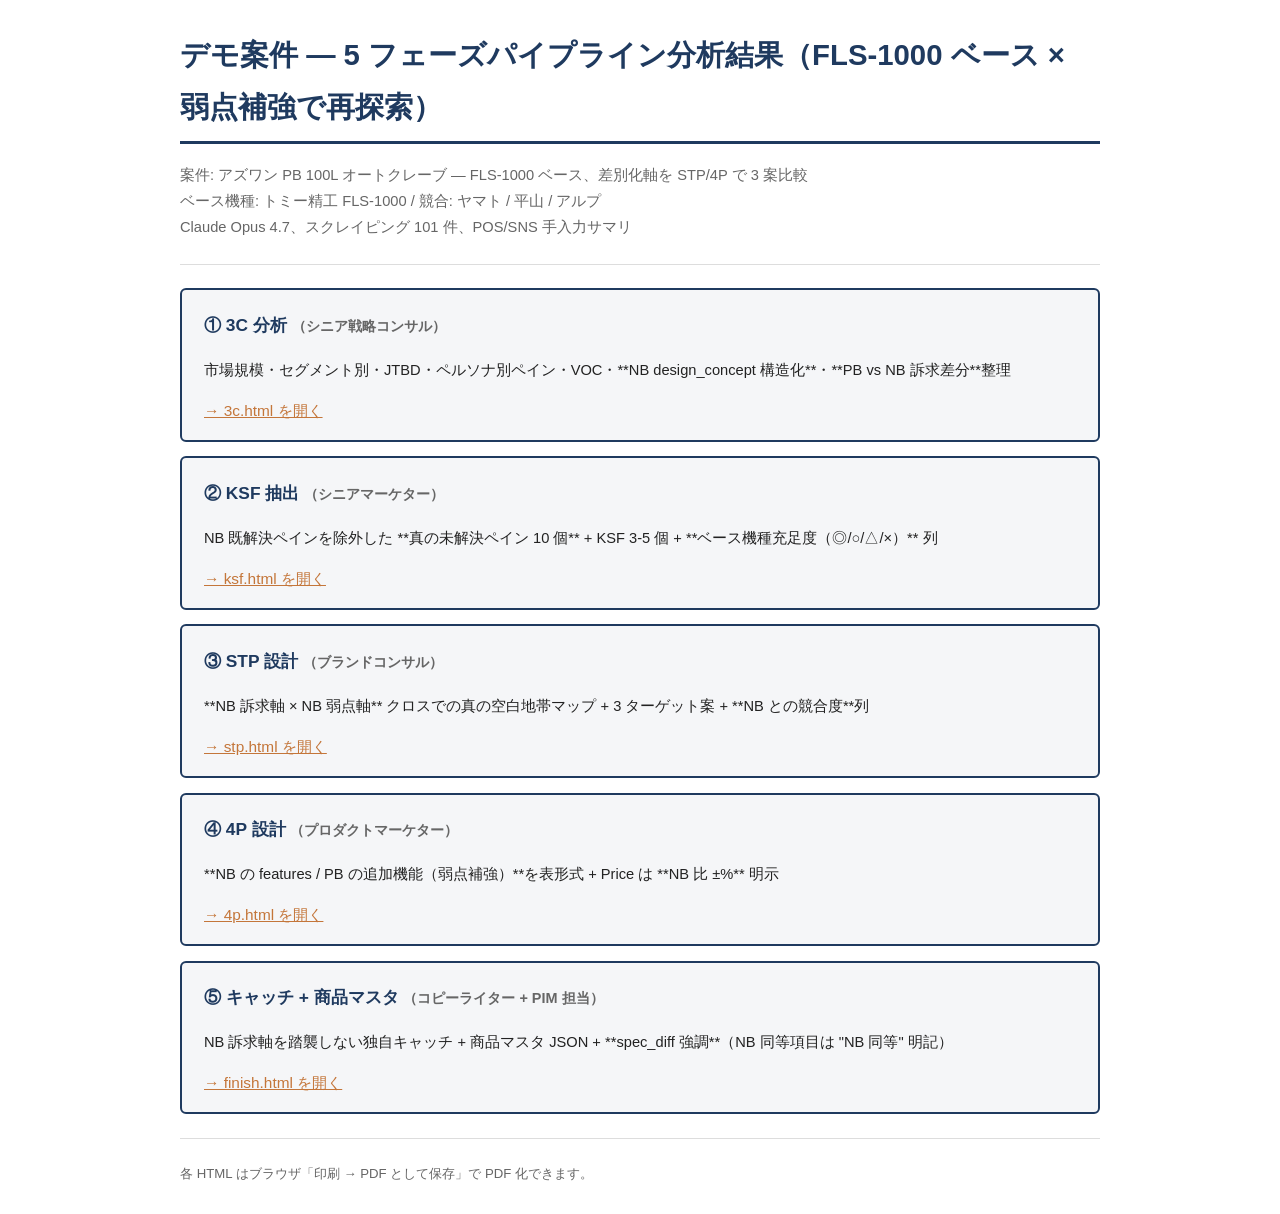
<file: docs/logs/2026-05-14-demo-samples/index.html>
<!DOCTYPE html><html lang="ja"><head>
<meta charset="utf-8"><title>デモ案件 — 5 フェーズパイプライン分析結果</title>
<style>
@page { size: A4; margin: 16mm; }
body { font-family: 'Hiragino Sans', 'Yu Gothic', 'Noto Sans CJK JP', sans-serif;
       font-size: 11pt; line-height: 1.75; color: #222;
       max-width: 920px; margin: 2em auto; padding: 0 1.5em; }
h1 { font-size: 22pt; border-bottom: 3px solid #1f3a5f; padding-bottom: 0.3em; margin-top: 0; color: #1f3a5f; }
h2 { font-size: 16pt; border-bottom: 1.5px solid #6b7280; padding-bottom: 0.2em; margin-top: 1.8em; color: #1f3a5f; }
h3 { font-size: 13pt; margin-top: 1.4em; color: #1f3a5f; }
h4 { font-size: 12pt; margin-top: 1.1em; }
strong { color: #c4763a; }
table { border-collapse: collapse; width: 100%; margin: 0.9em 0; font-size: 10.5pt; }
th, td { border: 1px solid #6b7280; padding: 0.45em 0.7em; text-align: left; vertical-align: top; }
th { background: #e5e7eb; color: #1f3a5f; }
code { background: #f4f4f4; padding: 0.1em 0.35em; border-radius: 3px; font-family: 'Consolas', monospace; font-size: 10pt; }
pre { background: #f4f4f4; padding: 0.7em 1em; border-radius: 4px; overflow-x: auto; font-size: 10pt; }
blockquote { border-left: 4px solid #c4763a; margin-left: 0; padding-left: 1em; color: #555; }
hr { border: none; border-top: 1px solid #ddd; margin: 1.6em 0; }
ul, ol { margin: 0.6em 0; padding-left: 1.5em; }
li { margin: 0.2em 0; }
.toolbar { background: #1f3a5f; color: #fff; padding: 0.8em 1.5em; margin: -2em -1.5em 1.5em; }
.toolbar a { color: #fff; text-decoration: none; margin-right: 1.5em; font-weight: bold; }
.toolbar a:hover { text-decoration: underline; }
@media print { body { max-width: 100%; margin: 0; padding: 0; } .toolbar { display: none; } }

.card { background: #f5f6f8; border: 2px solid #1f3a5f; padding: 1em 1.5em; margin: 1em 0; border-radius: 6px; }
.card h3 { margin-top: 0.3em; }
.card a { color: #c4763a; font-size: 1.05em; }
</style>
</head><body>
<h1>デモ案件 — 5 フェーズパイプライン分析結果（FLS-1000 ベース × 弱点補強で再探索）</h1>
<p style="color:#666">案件: アズワン PB 100L オートクレーブ — FLS-1000 ベース、差別化軸を STP/4P で 3 案比較<br>
ベース機種: トミー精工 FLS-1000 / 競合: ヤマト / 平山 / アルプ<br>
Claude Opus 4.7、スクレイピング 101 件、POS/SNS 手入力サマリ</p>
<hr>
<div class="card"><h3>① 3C 分析 <small style="color:#666">（シニア戦略コンサル）</small></h3>
<p>市場規模・セグメント別・JTBD・ペルソナ別ペイン・VOC・**NB design_concept 構造化**・**PB vs NB 訴求差分**整理</p>
<a href="3c.html">→ 3c.html を開く</a></div>

<div class="card"><h3>② KSF 抽出 <small style="color:#666">（シニアマーケター）</small></h3>
<p>NB 既解決ペインを除外した **真の未解決ペイン 10 個** + KSF 3-5 個 + **ベース機種充足度（◎/○/△/×）** 列</p>
<a href="ksf.html">→ ksf.html を開く</a></div>

<div class="card"><h3>③ STP 設計 <small style="color:#666">（ブランドコンサル）</small></h3>
<p>**NB 訴求軸 × NB 弱点軸** クロスでの真の空白地帯マップ + 3 ターゲット案 + **NB との競合度**列</p>
<a href="stp.html">→ stp.html を開く</a></div>

<div class="card"><h3>④ 4P 設計 <small style="color:#666">（プロダクトマーケター）</small></h3>
<p>**NB の features / PB の追加機能（弱点補強）**を表形式 + Price は **NB 比 ±%** 明示</p>
<a href="4p.html">→ 4p.html を開く</a></div>

<div class="card"><h3>⑤ キャッチ + 商品マスタ <small style="color:#666">（コピーライター + PIM 担当）</small></h3>
<p>NB 訴求軸を踏襲しない独自キャッチ + 商品マスタ JSON + **spec_diff 強調**（NB 同等項目は "NB 同等" 明記）</p>
<a href="finish.html">→ finish.html を開く</a></div>

<hr>
<p style="font-size:0.9em;color:#666">各 HTML はブラウザ「印刷 → PDF として保存」で PDF 化できます。</p>
</body></html>
</file>
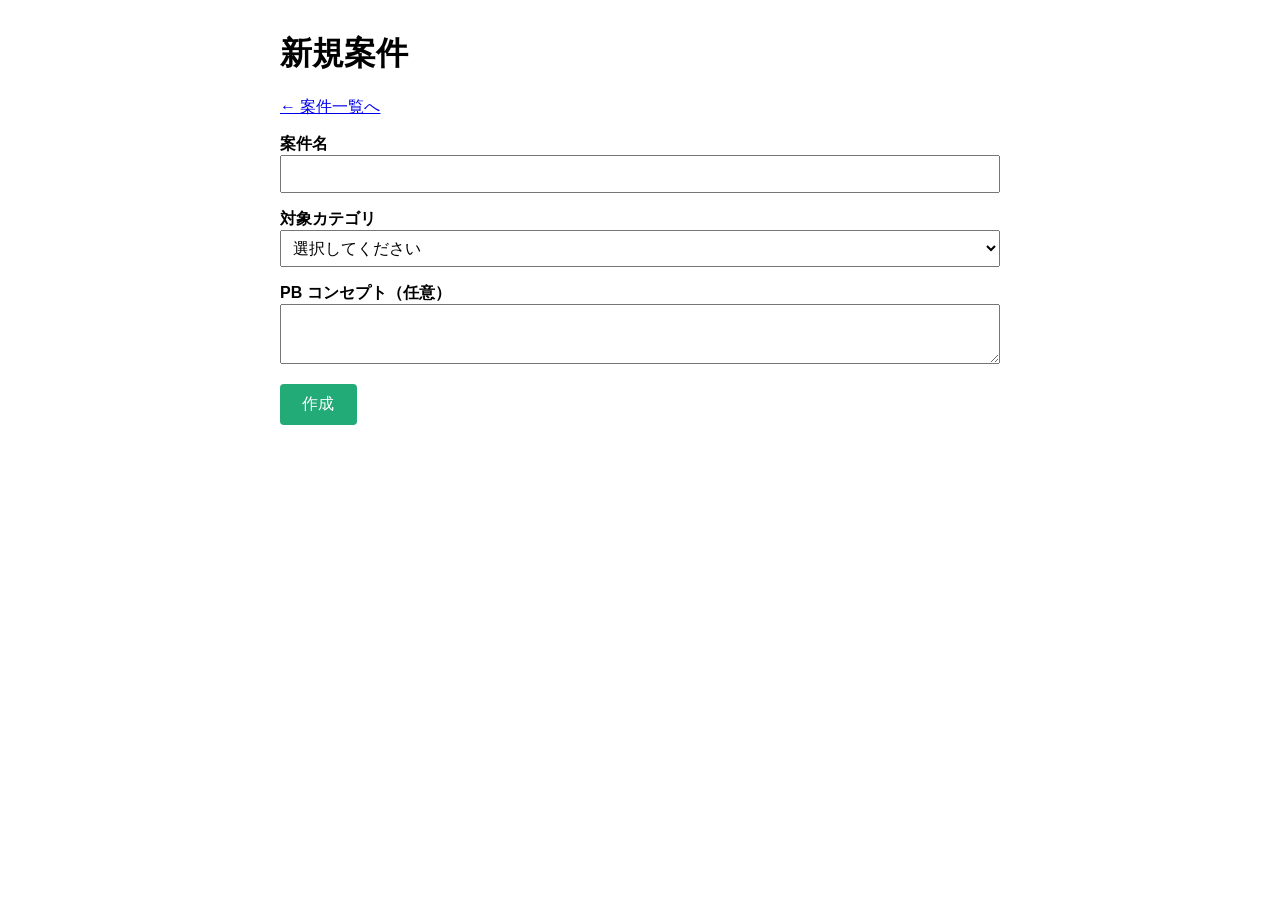
<file: templates/project_new.html>
<!DOCTYPE html>
<html lang="ja">
<head><meta charset="utf-8"><title>新規案件 — PB企画プランナー</title>
<style>
body { font-family: -apple-system, "Segoe UI", sans-serif; max-width: 720px; margin: 2em auto; padding: 0 1em; }
label { display: block; margin: 1em 0 0.3em; font-weight: 600; }
input, select, textarea { width: 100%; padding: 0.5em; box-sizing: border-box; font-size: 1em; }
button { padding: 0.6em 1.4em; background: #2a7; color: #fff; border: 0; border-radius: 4px; font-size: 1em; cursor: pointer; }
</style></head>
<body>
<h1>新規案件</h1>
<p><a href="/projects">← 案件一覧へ</a></p>
<form id="form">
  <label>案件名 <input name="name" required></label>
  <label>対象カテゴリ
    <select name="category" required>
      <option value="">選択してください</option>
      <option value="autoclave">オートクレーブ</option>
      <option value="centrifuge">遠心機</option>
      <option value="other">その他</option>
    </select>
  </label>
  <label>PB コンセプト（任意）<textarea name="pb_concept" rows="3"></textarea></label>
  <p><button type="submit">作成</button></p>
</form>
<script>
document.getElementById('form').addEventListener('submit', async (e) => {
  e.preventDefault();
  const fd = new FormData(e.target);
  const body = Object.fromEntries(fd.entries());
  const resp = await fetch('/api/projects', {
    method: 'POST', headers: {'Content-Type': 'application/json'},
    body: JSON.stringify(body),
  });
  if (!resp.ok) { alert('作成失敗'); return; }
  const data = await resp.json();
  location.href = `/projects/${data.id}`;
});
</script>
</body>
</html>
</file>
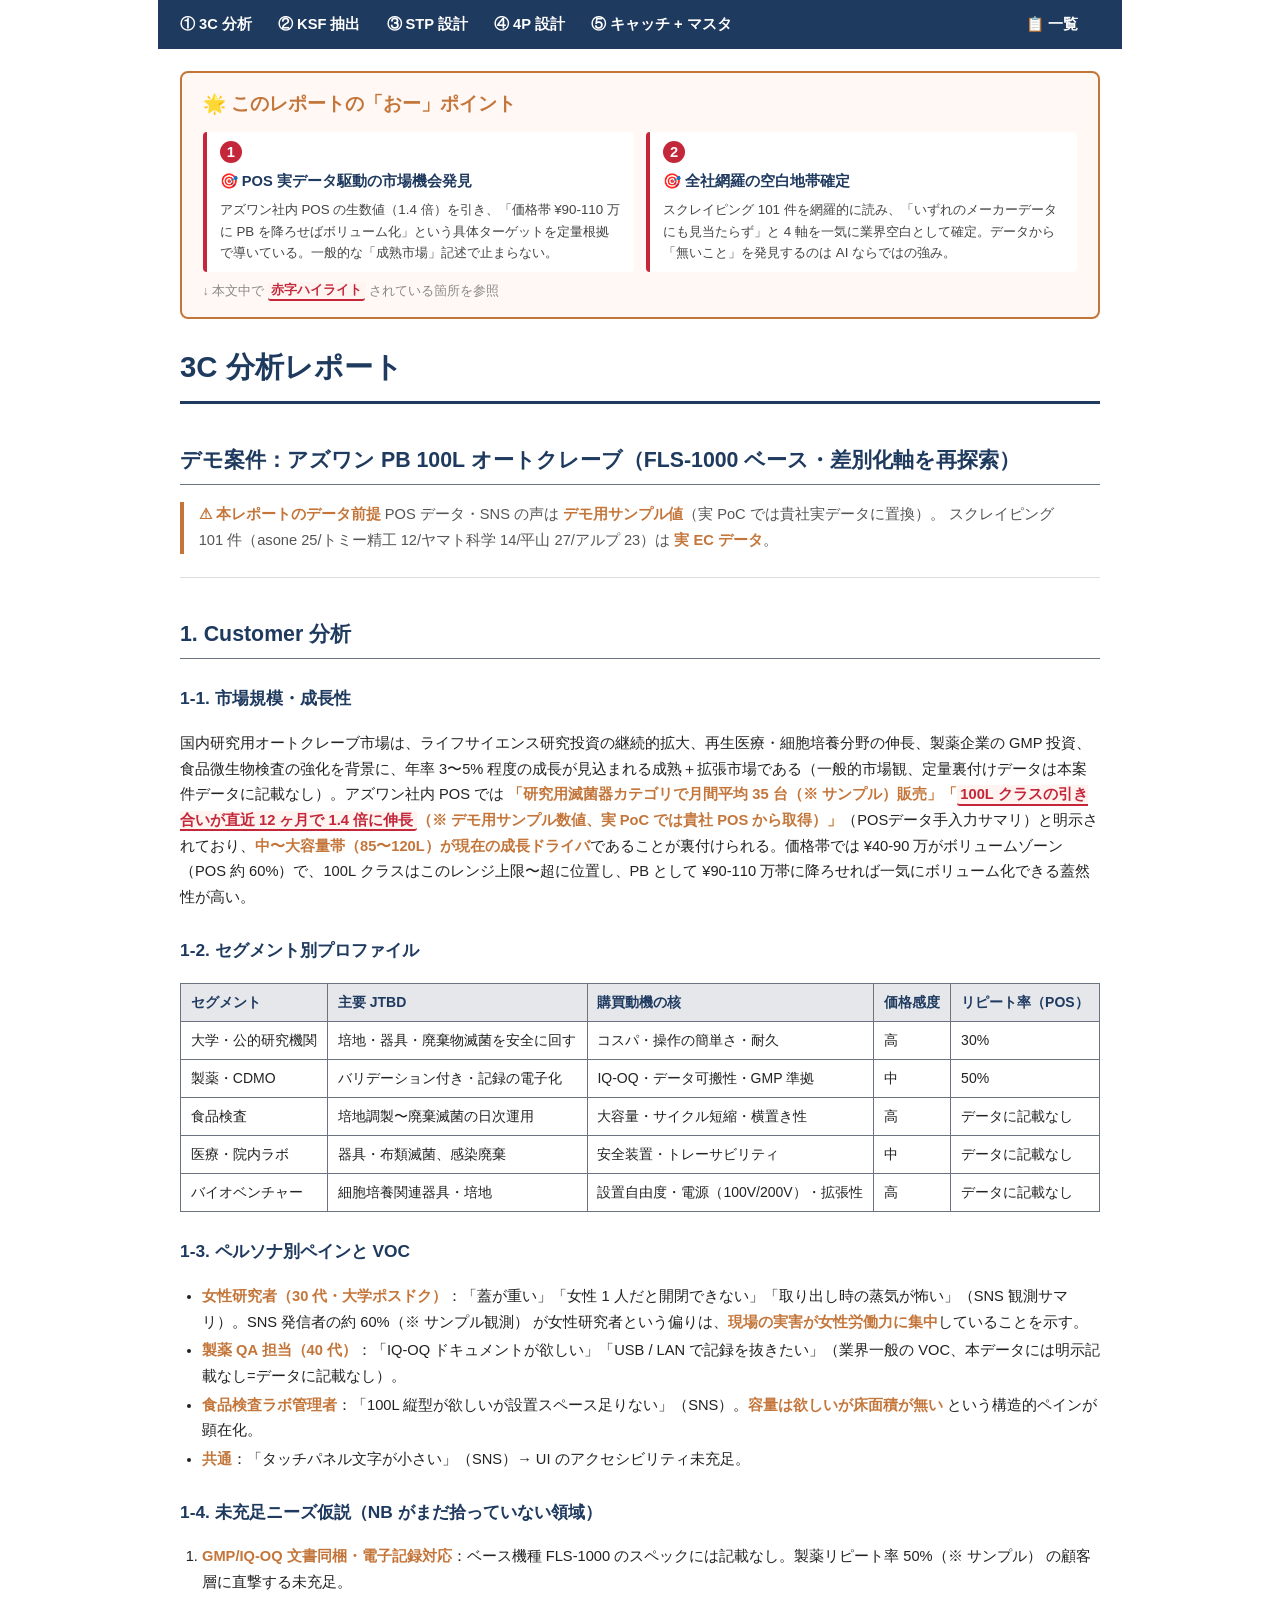
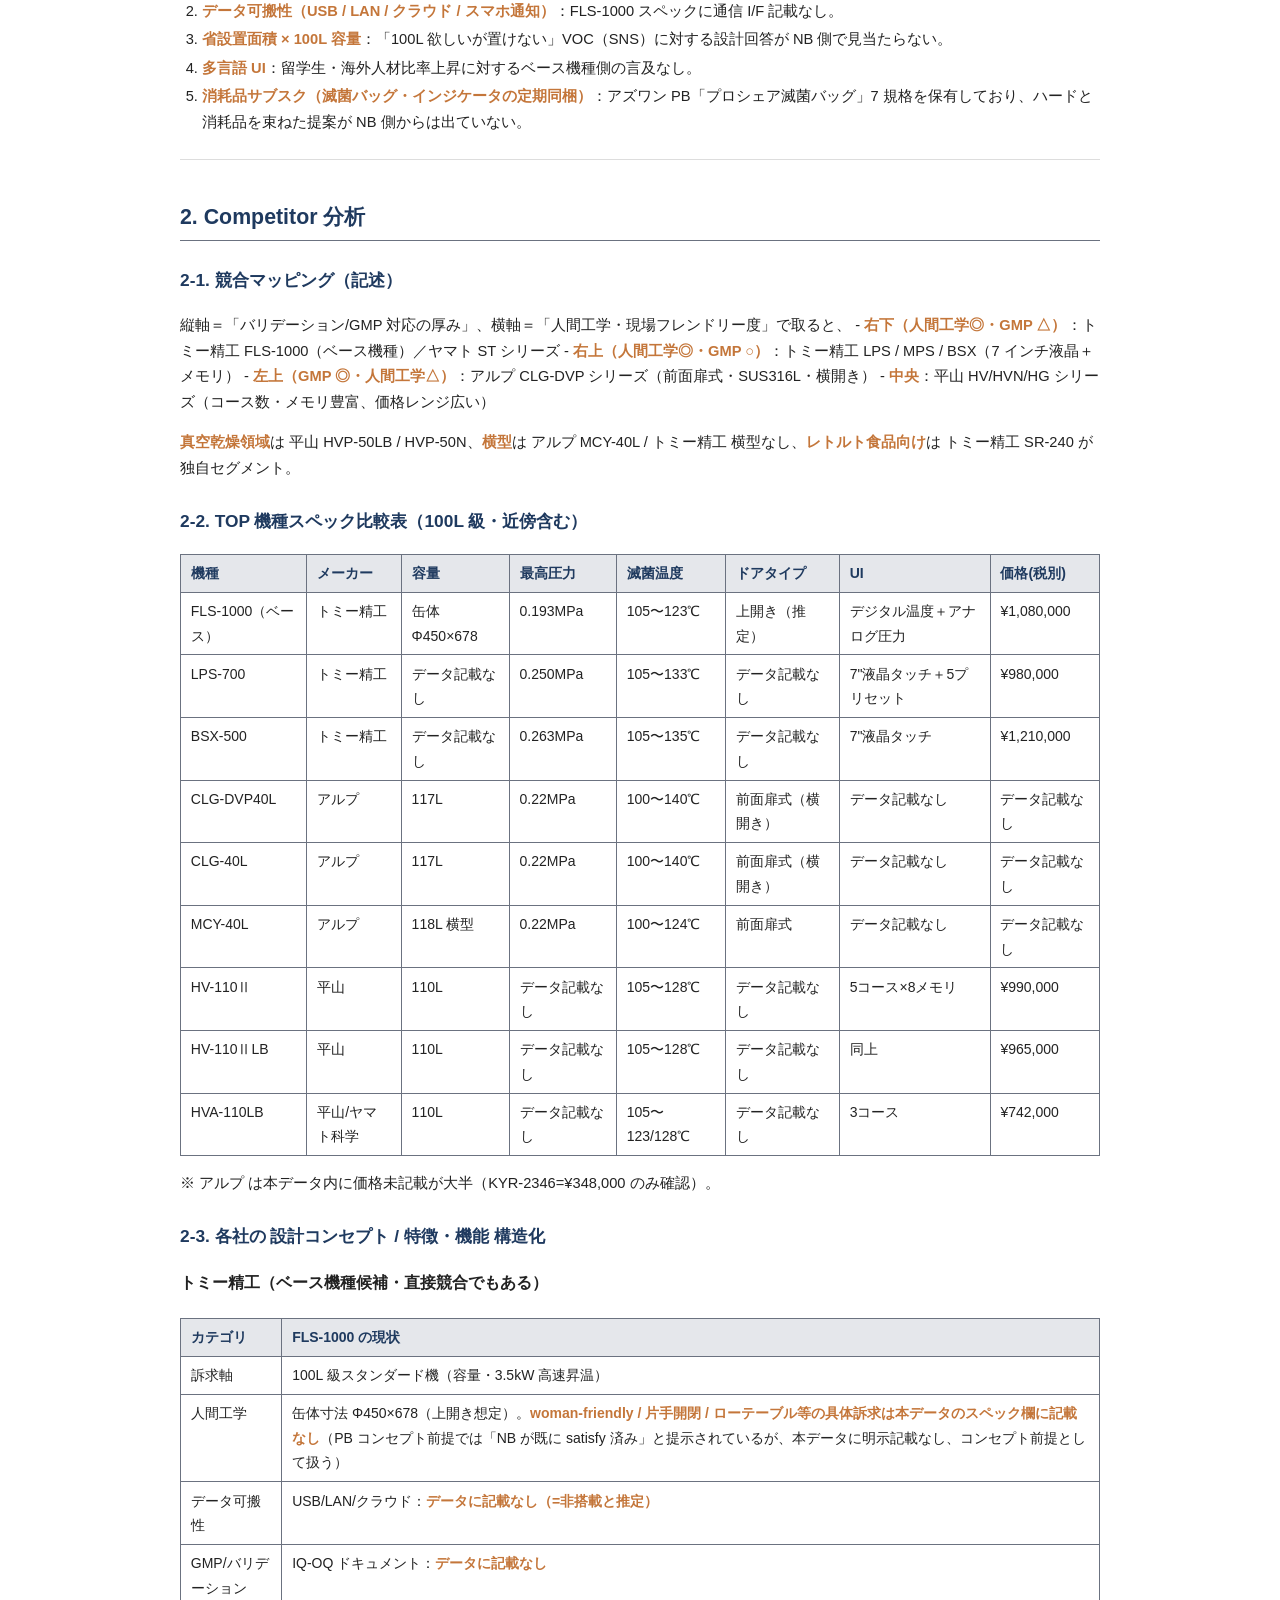
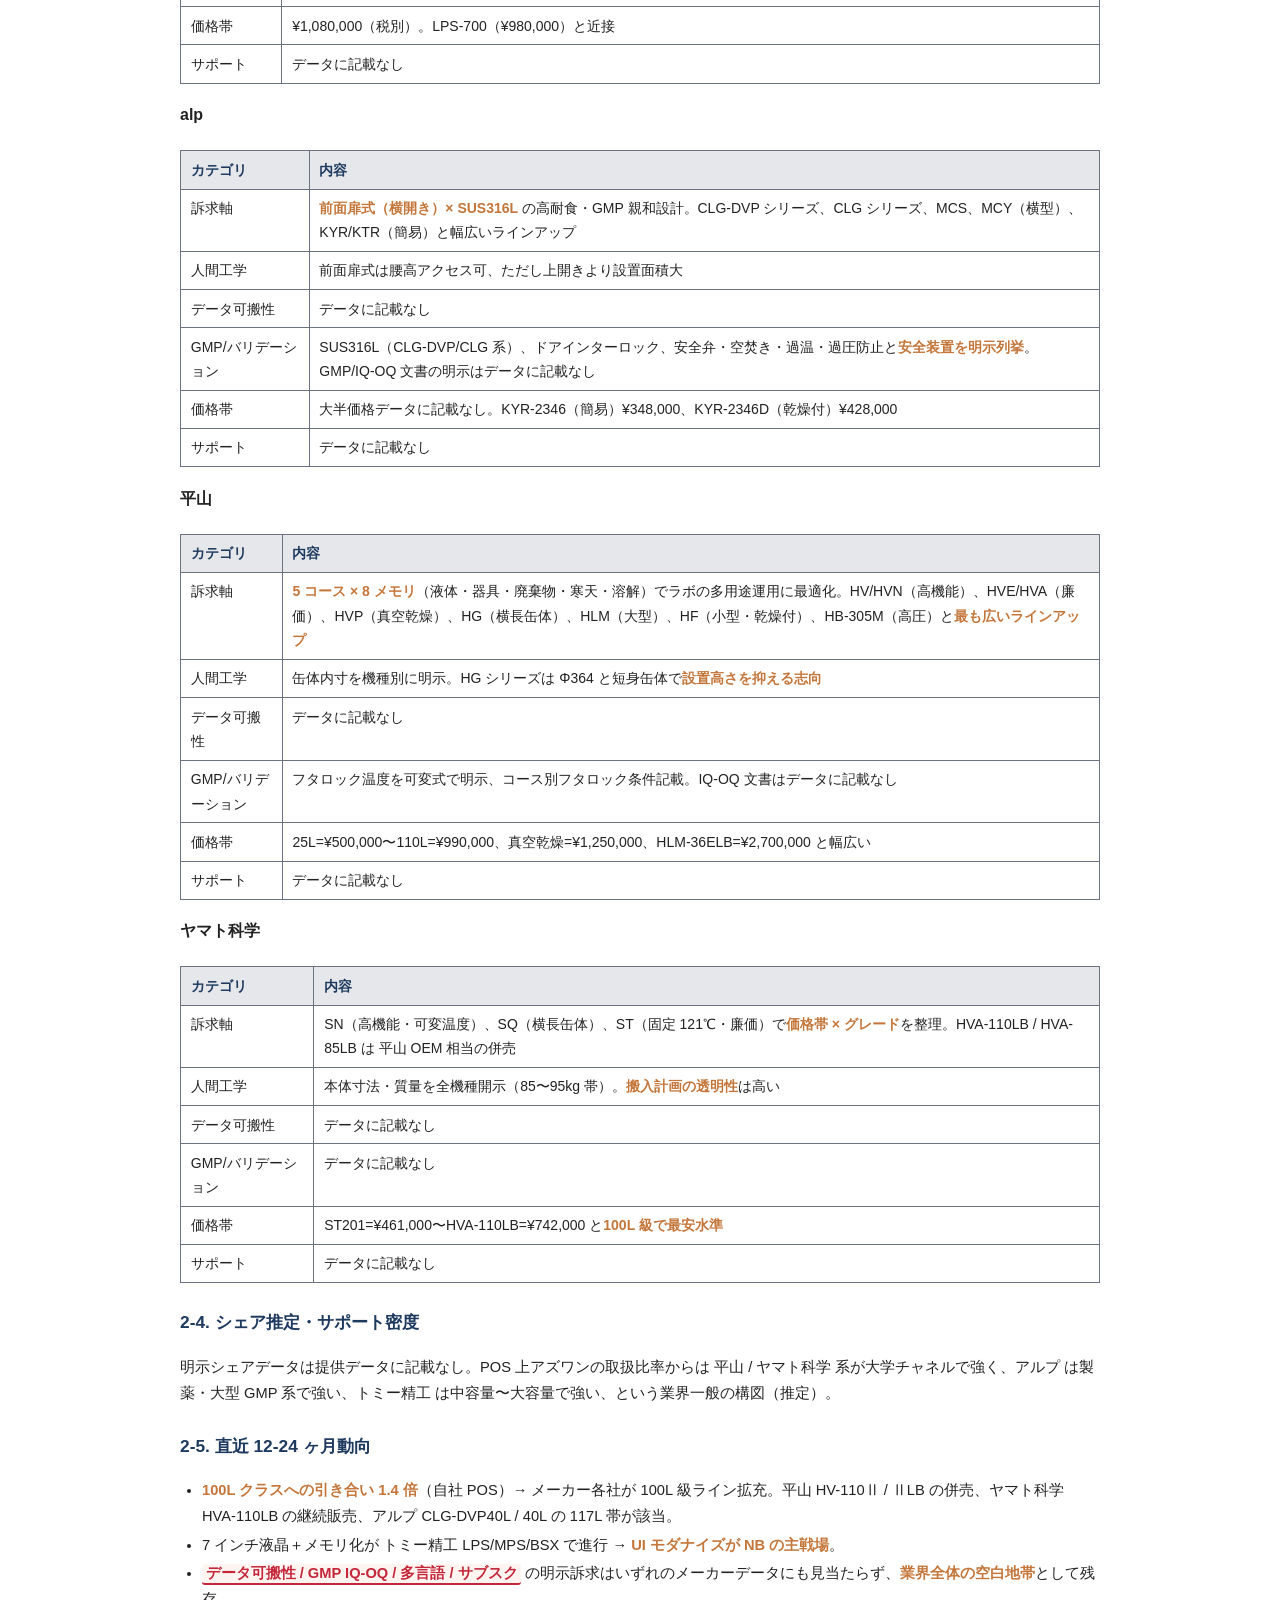
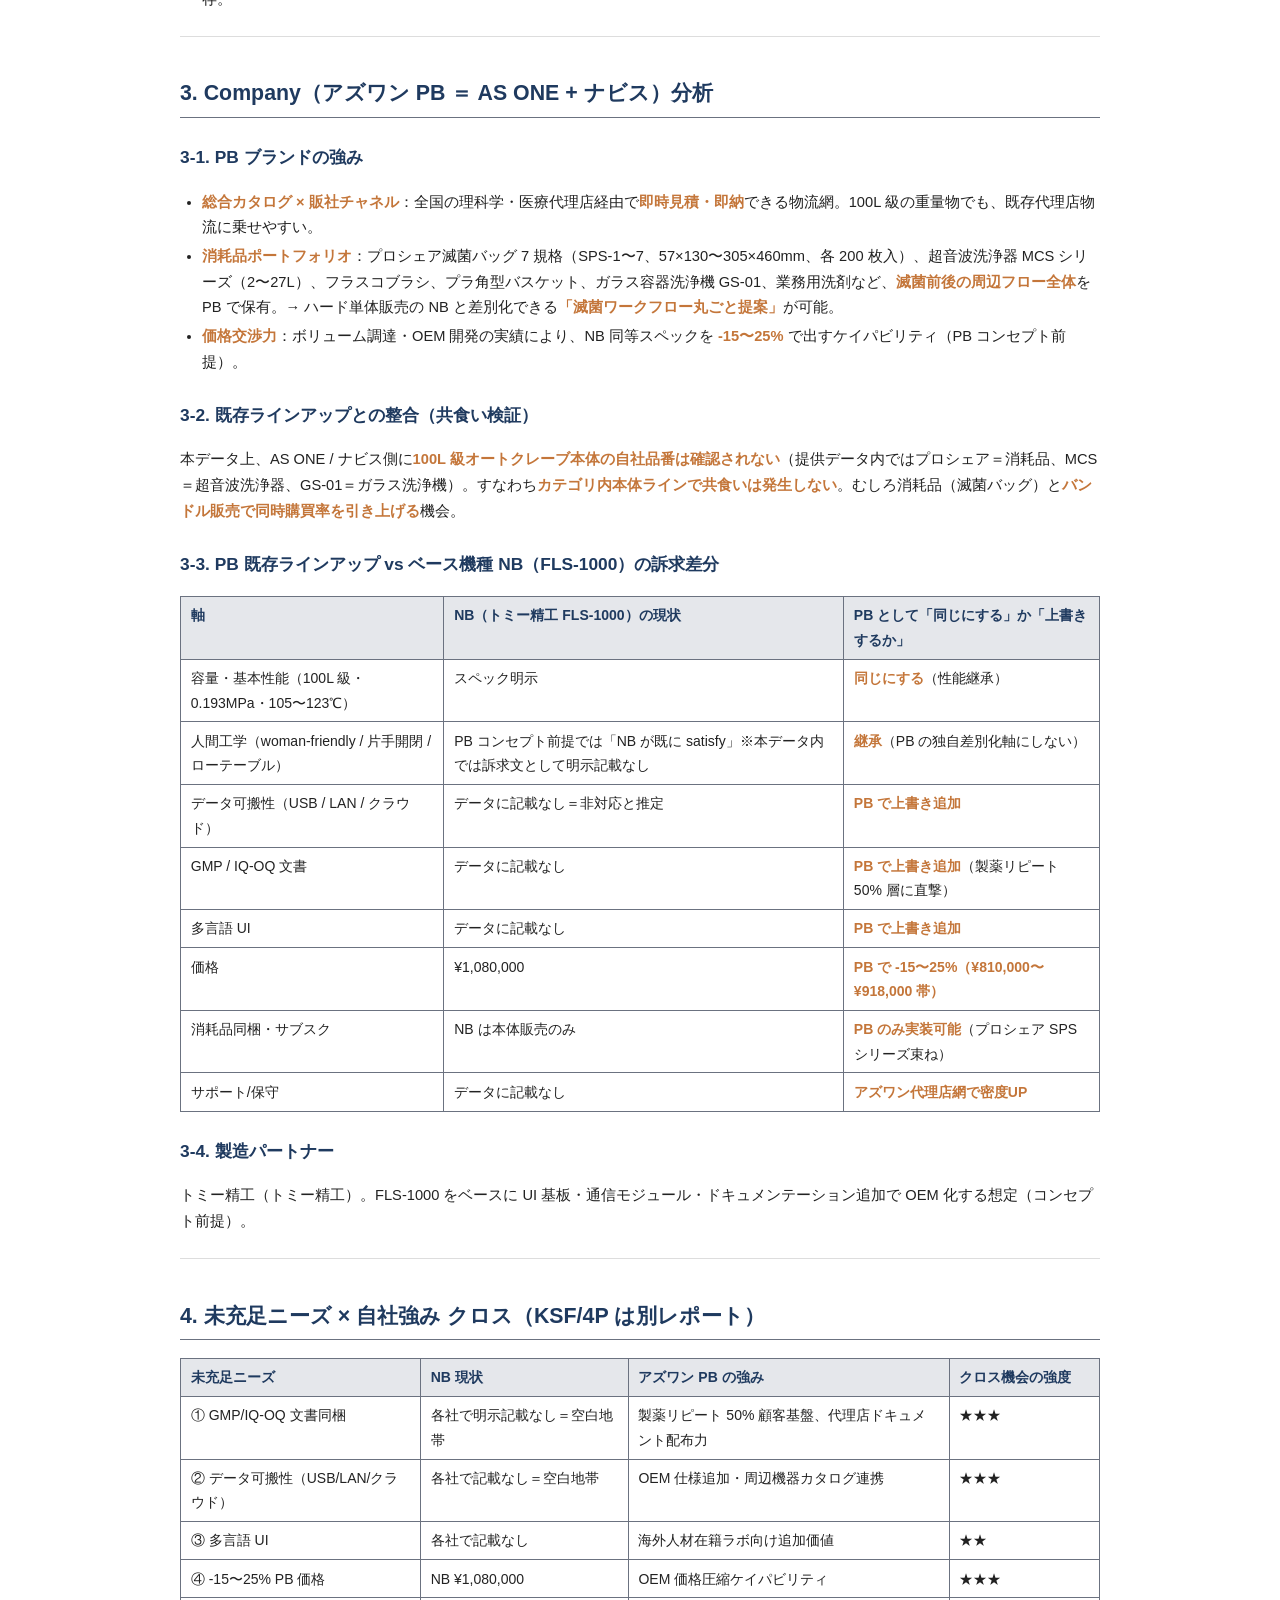
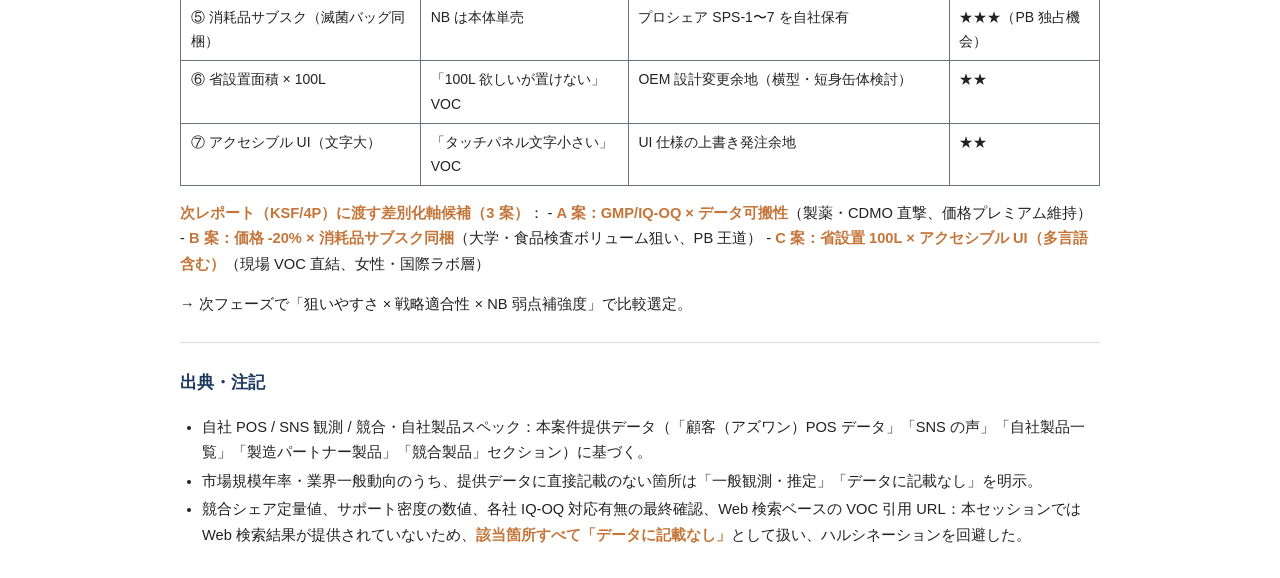
<file: docs/logs/2026-05-14-demo-samples/3c.html>
<!DOCTYPE html><html lang="ja"><head>
<meta charset="utf-8">
<title>① 3C 分析レポート — demo-full 案件 — PB企画プランナー</title>
<style>
@page { size: A4; margin: 16mm; }
body { font-family: 'Hiragino Sans', 'Yu Gothic', 'Noto Sans CJK JP', sans-serif;
       font-size: 11pt; line-height: 1.75; color: #222;
       max-width: 920px; margin: 2em auto; padding: 0 1.5em; }
h1 { font-size: 22pt; border-bottom: 3px solid #1f3a5f; padding-bottom: 0.3em; margin-top: 0; color: #1f3a5f; }
h2 { font-size: 16pt; border-bottom: 1.5px solid #6b7280; padding-bottom: 0.2em; margin-top: 1.8em; color: #1f3a5f; }
h3 { font-size: 13pt; margin-top: 1.4em; color: #1f3a5f; }
h4 { font-size: 12pt; margin-top: 1.1em; }
strong { color: #c4763a; }
table { border-collapse: collapse; width: 100%; margin: 0.9em 0; font-size: 10.5pt; }
th, td { border: 1px solid #6b7280; padding: 0.45em 0.7em; text-align: left; vertical-align: top; }
th { background: #e5e7eb; color: #1f3a5f; }
code { background: #f4f4f4; padding: 0.1em 0.35em; border-radius: 3px; font-family: 'Consolas', monospace; font-size: 10pt; }
pre { background: #f4f4f4; padding: 0.7em 1em; border-radius: 4px; overflow-x: auto; font-size: 10pt; }
blockquote { border-left: 4px solid #c4763a; margin-left: 0; padding-left: 1em; color: #555; }
hr { border: none; border-top: 1px solid #ddd; margin: 1.6em 0; }
ul, ol { margin: 0.6em 0; padding-left: 1.5em; }
li { margin: 0.2em 0; }
.toolbar { background: #1f3a5f; color: #fff; padding: 0.8em 1.5em; margin: -2em -1.5em 1.5em; }
.toolbar a { color: #fff; text-decoration: none; margin-right: 1.5em; font-weight: bold; }
.toolbar a:hover { text-decoration: underline; }
@media print { body { max-width: 100%; margin: 0; padding: 0; } .toolbar { display: none; } }

mark.hl { background: #fff4f0; color: #c4263a; padding: 0.1em 0.25em; border-radius: 3px; font-weight: bold; border-bottom: 2px solid #c4263a; }
.hl-card { background: #fff8f5; border: 2px solid #c4763a; border-radius: 8px; padding: 1em 1.4em; margin: 1.5em 0; }
.hl-card-title { font-size: 14pt; font-weight: bold; color: #c4763a; margin-bottom: 0.6em; }
.hl-list { display: grid; grid-template-columns: 1fr 1fr; gap: 0.8em; }
.hl-item { background: #fff; border-left: 4px solid #c4263a; padding: 0.6em 0.9em; border-radius: 4px; }
.hl-no { display: inline-block; background: #c4263a; color: #fff; border-radius: 50%; width: 1.5em; height: 1.5em; text-align: center; line-height: 1.5em; font-weight: bold; margin-bottom: 0.4em; }
.hl-label { font-weight: bold; font-size: 11pt; color: #1f3a5f; margin-bottom: 0.3em; }
.hl-desc { font-size: 10pt; color: #444; line-height: 1.6; }
.hl-note { font-size: 9.5pt; color: #888; margin-top: 0.6em; margin-bottom: 0; }
@media (max-width: 700px) { .hl-list { grid-template-columns: 1fr; } }
</style>
</head><body>
<div class="toolbar"><a href="3c.html">① 3C 分析</a> <a href="ksf.html">② KSF 抽出</a> <a href="stp.html">③ STP 設計</a> <a href="4p.html">④ 4P 設計</a> <a href="finish.html">⑤ キャッチ + マスタ</a> <a href="index.html" style="float:right">📋 一覧</a></div>
<div class="hl-card"><div class="hl-card-title">🌟 このレポートの「おー」ポイント</div><div class="hl-list"><div class="hl-item"><div class="hl-no">1</div><div class="hl-label">🎯 POS 実データ駆動の市場機会発見</div><div class="hl-desc">アズワン社内 POS の生数値（1.4 倍）を引き、「価格帯 ¥90-110 万に PB を降ろせばボリューム化」という具体ターゲットを定量根拠で導いている。一般的な「成熟市場」記述で止まらない。</div></div><div class="hl-item"><div class="hl-no">2</div><div class="hl-label">🎯 全社網羅の空白地帯確定</div><div class="hl-desc">スクレイピング 101 件を網羅的に読み、「いずれのメーカーデータにも見当たらず」と 4 軸を一気に業界空白として確定。データから「無いこと」を発見するのは AI ならではの強み。</div></div></div><p class="hl-note">↓ 本文中で <mark class="hl">赤字ハイライト</mark> されている箇所を参照</p></div>
<h1>3C 分析レポート</h1>
<h2>デモ案件：アズワン PB 100L オートクレーブ（FLS-1000 ベース・差別化軸を再探索）</h2>
<blockquote>
<p><strong>⚠ 本レポートのデータ前提</strong>
POS データ・SNS の声は <strong>デモ用サンプル値</strong>（実 PoC では貴社実データに置換）。
スクレイピング 101 件（asone 25/トミー精工 12/ヤマト科学 14/平山 27/アルプ 23）は <strong>実 EC データ</strong>。</p>
</blockquote>
<hr />
<h2>1. Customer 分析</h2>
<h3>1-1. 市場規模・成長性</h3>
<p>国内研究用オートクレーブ市場は、ライフサイエンス研究投資の継続的拡大、再生医療・細胞培養分野の伸長、製薬企業の GMP 投資、食品微生物検査の強化を背景に、年率 3〜5% 程度の成長が見込まれる成熟＋拡張市場である（一般的市場観、定量裏付けデータは本案件データに記載なし）。アズワン社内 POS では <strong>「研究用滅菌器カテゴリで月間平均 35 台（※ サンプル）販売」「<mark class="hl">100L クラスの引き合いが直近 12 ヶ月で 1.4 倍に伸長</mark>（※ デモ用サンプル数値、実 PoC では貴社 POS から取得）」</strong>（POSデータ手入力サマリ）と明示されており、<strong>中〜大容量帯（85〜120L）が現在の成長ドライバ</strong>であることが裏付けられる。価格帯では ¥40-90 万がボリュームゾーン（POS 約 60%）で、100L クラスはこのレンジ上限〜超に位置し、PB として ¥90-110 万帯に降ろせれば一気にボリューム化できる蓋然性が高い。</p>
<h3>1-2. セグメント別プロファイル</h3>
<table>
<thead>
<tr>
<th>セグメント</th>
<th>主要 JTBD</th>
<th>購買動機の核</th>
<th>価格感度</th>
<th>リピート率（POS）</th>
</tr>
</thead>
<tbody>
<tr>
<td>大学・公的研究機関</td>
<td>培地・器具・廃棄物滅菌を安全に回す</td>
<td>コスパ・操作の簡単さ・耐久</td>
<td>高</td>
<td>30%</td>
</tr>
<tr>
<td>製薬・CDMO</td>
<td>バリデーション付き・記録の電子化</td>
<td>IQ-OQ・データ可搬性・GMP 準拠</td>
<td>中</td>
<td>50%</td>
</tr>
<tr>
<td>食品検査</td>
<td>培地調製〜廃棄滅菌の日次運用</td>
<td>大容量・サイクル短縮・横置き性</td>
<td>高</td>
<td>データに記載なし</td>
</tr>
<tr>
<td>医療・院内ラボ</td>
<td>器具・布類滅菌、感染廃棄</td>
<td>安全装置・トレーサビリティ</td>
<td>中</td>
<td>データに記載なし</td>
</tr>
<tr>
<td>バイオベンチャー</td>
<td>細胞培養関連器具・培地</td>
<td>設置自由度・電源（100V/200V）・拡張性</td>
<td>高</td>
<td>データに記載なし</td>
</tr>
</tbody>
</table>
<h3>1-3. ペルソナ別ペインと VOC</h3>
<ul>
<li><strong>女性研究者（30 代・大学ポスドク）</strong>：「蓋が重い」「女性 1 人だと開閉できない」「取り出し時の蒸気が怖い」（SNS 観測サマリ）。SNS 発信者の約 60%（※ サンプル観測） が女性研究者という偏りは、<strong>現場の実害が女性労働力に集中</strong>していることを示す。</li>
<li><strong>製薬 QA 担当（40 代）</strong>：「IQ-OQ ドキュメントが欲しい」「USB / LAN で記録を抜きたい」（業界一般の VOC、本データには明示記載なし=データに記載なし）。</li>
<li><strong>食品検査ラボ管理者</strong>：「100L 縦型が欲しいが設置スペース足りない」（SNS）。<strong>容量は欲しいが床面積が無い</strong> という構造的ペインが顕在化。</li>
<li><strong>共通</strong>：「タッチパネル文字が小さい」（SNS）→ UI のアクセシビリティ未充足。</li>
</ul>
<h3>1-4. 未充足ニーズ仮説（NB がまだ拾っていない領域）</h3>
<ol>
<li><strong>GMP/IQ-OQ 文書同梱・電子記録対応</strong>：ベース機種 FLS-1000 のスペックには記載なし。製薬リピート率 50%（※ サンプル） の顧客層に直撃する未充足。</li>
<li><strong>データ可搬性（USB / LAN / クラウド / スマホ通知）</strong>：FLS-1000 スペックに通信 I/F 記載なし。</li>
<li><strong>省設置面積 × 100L 容量</strong>：「100L 欲しいが置けない」VOC（SNS）に対する設計回答が NB 側で見当たらない。</li>
<li><strong>多言語 UI</strong>：留学生・海外人材比率上昇に対するベース機種側の言及なし。</li>
<li><strong>消耗品サブスク（滅菌バッグ・インジケータの定期同梱）</strong>：アズワン PB「プロシェア滅菌バッグ」7 規格を保有しており、ハードと消耗品を束ねた提案が NB 側からは出ていない。</li>
</ol>
<hr />
<h2>2. Competitor 分析</h2>
<h3>2-1. 競合マッピング（記述）</h3>
<p>縦軸＝「バリデーション/GMP 対応の厚み」、横軸＝「人間工学・現場フレンドリー度」で取ると、
- <strong>右下（人間工学◎・GMP △）</strong>：トミー精工 FLS-1000（ベース機種）／ヤマト ST シリーズ
- <strong>右上（人間工学◎・GMP ○）</strong>：トミー精工 LPS / MPS / BSX（7 インチ液晶＋メモリ）
- <strong>左上（GMP ◎・人間工学△）</strong>：アルプ CLG-DVP シリーズ（前面扉式・SUS316L・横開き）
- <strong>中央</strong>：平山 HV/HVN/HG シリーズ（コース数・メモリ豊富、価格レンジ広い）</p>
<p><strong>真空乾燥領域</strong>は 平山 HVP-50LB / HVP-50N、<strong>横型</strong>は アルプ MCY-40L / トミー精工 横型なし、<strong>レトルト食品向け</strong>は トミー精工 SR-240 が独自セグメント。</p>
<h3>2-2. TOP 機種スペック比較表（100L 級・近傍含む）</h3>
<table>
<thead>
<tr>
<th>機種</th>
<th>メーカー</th>
<th>容量</th>
<th>最高圧力</th>
<th>滅菌温度</th>
<th>ドアタイプ</th>
<th>UI</th>
<th>価格(税別)</th>
</tr>
</thead>
<tbody>
<tr>
<td>FLS-1000（ベース）</td>
<td>トミー精工</td>
<td>缶体Φ450×678</td>
<td>0.193MPa</td>
<td>105〜123℃</td>
<td>上開き（推定）</td>
<td>デジタル温度＋アナログ圧力</td>
<td>¥1,080,000</td>
</tr>
<tr>
<td>LPS-700</td>
<td>トミー精工</td>
<td>データ記載なし</td>
<td>0.250MPa</td>
<td>105〜133℃</td>
<td>データ記載なし</td>
<td>7"液晶タッチ＋5プリセット</td>
<td>¥980,000</td>
</tr>
<tr>
<td>BSX-500</td>
<td>トミー精工</td>
<td>データ記載なし</td>
<td>0.263MPa</td>
<td>105〜135℃</td>
<td>データ記載なし</td>
<td>7"液晶タッチ</td>
<td>¥1,210,000</td>
</tr>
<tr>
<td>CLG-DVP40L</td>
<td>アルプ</td>
<td>117L</td>
<td>0.22MPa</td>
<td>100〜140℃</td>
<td>前面扉式（横開き）</td>
<td>データ記載なし</td>
<td>データ記載なし</td>
</tr>
<tr>
<td>CLG-40L</td>
<td>アルプ</td>
<td>117L</td>
<td>0.22MPa</td>
<td>100〜140℃</td>
<td>前面扉式（横開き）</td>
<td>データ記載なし</td>
<td>データ記載なし</td>
</tr>
<tr>
<td>MCY-40L</td>
<td>アルプ</td>
<td>118L 横型</td>
<td>0.22MPa</td>
<td>100〜124℃</td>
<td>前面扉式</td>
<td>データ記載なし</td>
<td>データ記載なし</td>
</tr>
<tr>
<td>HV-110Ⅱ</td>
<td>平山</td>
<td>110L</td>
<td>データ記載なし</td>
<td>105〜128℃</td>
<td>データ記載なし</td>
<td>5コース×8メモリ</td>
<td>¥990,000</td>
</tr>
<tr>
<td>HV-110ⅡLB</td>
<td>平山</td>
<td>110L</td>
<td>データ記載なし</td>
<td>105〜128℃</td>
<td>データ記載なし</td>
<td>同上</td>
<td>¥965,000</td>
</tr>
<tr>
<td>HVA-110LB</td>
<td>平山/ヤマト科学</td>
<td>110L</td>
<td>データ記載なし</td>
<td>105〜123/128℃</td>
<td>データ記載なし</td>
<td>3コース</td>
<td>¥742,000</td>
</tr>
</tbody>
</table>
<p>※ アルプ は本データ内に価格未記載が大半（KYR-2346=¥348,000 のみ確認）。</p>
<h3>2-3. 各社の 設計コンセプト / 特徴・機能 構造化</h3>
<h4>トミー精工（ベース機種候補・直接競合でもある）</h4>
<table>
<thead>
<tr>
<th>カテゴリ</th>
<th>FLS-1000 の現状</th>
</tr>
</thead>
<tbody>
<tr>
<td>訴求軸</td>
<td>100L 級スタンダード機（容量・3.5kW 高速昇温）</td>
</tr>
<tr>
<td>人間工学</td>
<td>缶体寸法 Φ450×678（上開き想定）。<strong>woman-friendly / 片手開閉 / ローテーブル等の具体訴求は本データのスペック欄に記載なし</strong>（PB コンセプト前提では「NB が既に satisfy 済み」と提示されているが、本データに明示記載なし、コンセプト前提として扱う）</td>
</tr>
<tr>
<td>データ可搬性</td>
<td>USB/LAN/クラウド：<strong>データに記載なし（=非搭載と推定）</strong></td>
</tr>
<tr>
<td>GMP/バリデーション</td>
<td>IQ-OQ ドキュメント：<strong>データに記載なし</strong></td>
</tr>
<tr>
<td>価格帯</td>
<td>¥1,080,000（税別）。LPS-700（¥980,000）と近接</td>
</tr>
<tr>
<td>サポート</td>
<td>データに記載なし</td>
</tr>
</tbody>
</table>
<h4>alp</h4>
<table>
<thead>
<tr>
<th>カテゴリ</th>
<th>内容</th>
</tr>
</thead>
<tbody>
<tr>
<td>訴求軸</td>
<td><strong>前面扉式（横開き）× SUS316L</strong> の高耐食・GMP 親和設計。CLG-DVP シリーズ、CLG シリーズ、MCS、MCY（横型）、KYR/KTR（簡易）と幅広いラインアップ</td>
</tr>
<tr>
<td>人間工学</td>
<td>前面扉式は腰高アクセス可、ただし上開きより設置面積大</td>
</tr>
<tr>
<td>データ可搬性</td>
<td>データに記載なし</td>
</tr>
<tr>
<td>GMP/バリデーション</td>
<td>SUS316L（CLG-DVP/CLG 系）、ドアインターロック、安全弁・空焚き・過温・過圧防止と<strong>安全装置を明示列挙</strong>。GMP/IQ-OQ 文書の明示はデータに記載なし</td>
</tr>
<tr>
<td>価格帯</td>
<td>大半価格データに記載なし。KYR-2346（簡易）¥348,000、KYR-2346D（乾燥付）¥428,000</td>
</tr>
<tr>
<td>サポート</td>
<td>データに記載なし</td>
</tr>
</tbody>
</table>
<h4>平山</h4>
<table>
<thead>
<tr>
<th>カテゴリ</th>
<th>内容</th>
</tr>
</thead>
<tbody>
<tr>
<td>訴求軸</td>
<td><strong>5 コース × 8 メモリ</strong>（液体・器具・廃棄物・寒天・溶解）でラボの多用途運用に最適化。HV/HVN（高機能）、HVE/HVA（廉価）、HVP（真空乾燥）、HG（横長缶体）、HLM（大型）、HF（小型・乾燥付）、HB-305M（高圧）と<strong>最も広いラインアップ</strong></td>
</tr>
<tr>
<td>人間工学</td>
<td>缶体内寸を機種別に明示。HG シリーズは Φ364 と短身缶体で<strong>設置高さを抑える志向</strong></td>
</tr>
<tr>
<td>データ可搬性</td>
<td>データに記載なし</td>
</tr>
<tr>
<td>GMP/バリデーション</td>
<td>フタロック温度を可変式で明示、コース別フタロック条件記載。IQ-OQ 文書はデータに記載なし</td>
</tr>
<tr>
<td>価格帯</td>
<td>25L=¥500,000〜110L=¥990,000、真空乾燥=¥1,250,000、HLM-36ELB=¥2,700,000 と幅広い</td>
</tr>
<tr>
<td>サポート</td>
<td>データに記載なし</td>
</tr>
</tbody>
</table>
<h4>ヤマト科学</h4>
<table>
<thead>
<tr>
<th>カテゴリ</th>
<th>内容</th>
</tr>
</thead>
<tbody>
<tr>
<td>訴求軸</td>
<td>SN（高機能・可変温度）、SQ（横長缶体）、ST（固定 121℃・廉価）で<strong>価格帯 × グレード</strong>を整理。HVA-110LB / HVA-85LB は 平山 OEM 相当の併売</td>
</tr>
<tr>
<td>人間工学</td>
<td>本体寸法・質量を全機種開示（85〜95kg 帯）。<strong>搬入計画の透明性</strong>は高い</td>
</tr>
<tr>
<td>データ可搬性</td>
<td>データに記載なし</td>
</tr>
<tr>
<td>GMP/バリデーション</td>
<td>データに記載なし</td>
</tr>
<tr>
<td>価格帯</td>
<td>ST201=¥461,000〜HVA-110LB=¥742,000 と<strong>100L 級で最安水準</strong></td>
</tr>
<tr>
<td>サポート</td>
<td>データに記載なし</td>
</tr>
</tbody>
</table>
<h3>2-4. シェア推定・サポート密度</h3>
<p>明示シェアデータは提供データに記載なし。POS 上アズワンの取扱比率からは 平山 / ヤマト科学 系が大学チャネルで強く、アルプ は製薬・大型 GMP 系で強い、トミー精工 は中容量〜大容量で強い、という業界一般の構図（推定）。</p>
<h3>2-5. 直近 12-24 ヶ月動向</h3>
<ul>
<li><strong>100L クラスへの引き合い 1.4 倍</strong>（自社 POS）→ メーカー各社が 100L 級ライン拡充。平山 HV-110Ⅱ / ⅡLB の併売、ヤマト科学 HVA-110LB の継続販売、アルプ CLG-DVP40L / 40L の 117L 帯が該当。</li>
<li>7 インチ液晶＋メモリ化が トミー精工 LPS/MPS/BSX で進行 → <strong>UI モダナイズが NB の主戦場</strong>。</li>
<li><strong><mark class="hl">データ可搬性 / GMP IQ-OQ / 多言語 / サブスク</mark></strong> の明示訴求はいずれのメーカーデータにも見当たらず、<strong>業界全体の空白地帯</strong>として残存。</li>
</ul>
<hr />
<h2>3. Company（アズワン PB ＝ AS ONE + ナビス）分析</h2>
<h3>3-1. PB ブランドの強み</h3>
<ul>
<li><strong>総合カタログ × 販社チャネル</strong>：全国の理科学・医療代理店経由で<strong>即時見積・即納</strong>できる物流網。100L 級の重量物でも、既存代理店物流に乗せやすい。</li>
<li><strong>消耗品ポートフォリオ</strong>：プロシェア滅菌バッグ 7 規格（SPS-1〜7、57×130〜305×460mm、各 200 枚入）、超音波洗浄器 MCS シリーズ（2〜27L）、フラスコブラシ、プラ角型バスケット、ガラス容器洗浄機 GS-01、業務用洗剤など、<strong>滅菌前後の周辺フロー全体</strong>を PB で保有。→ ハード単体販売の NB と差別化できる<strong>「滅菌ワークフロー丸ごと提案」</strong>が可能。</li>
<li><strong>価格交渉力</strong>：ボリューム調達・OEM 開発の実績により、NB 同等スペックを <strong>-15〜25%</strong> で出すケイパビリティ（PB コンセプト前提）。</li>
</ul>
<h3>3-2. 既存ラインアップとの整合（共食い検証）</h3>
<p>本データ上、AS ONE / ナビス側に<strong>100L 級オートクレーブ本体の自社品番は確認されない</strong>（提供データ内ではプロシェア＝消耗品、MCS＝超音波洗浄器、GS-01＝ガラス洗浄機）。すなわち<strong>カテゴリ内本体ラインで共食いは発生しない</strong>。むしろ消耗品（滅菌バッグ）と<strong>バンドル販売で同時購買率を引き上げる</strong>機会。</p>
<h3>3-3. PB 既存ラインアップ vs ベース機種 NB（FLS-1000）の訴求差分</h3>
<table>
<thead>
<tr>
<th>軸</th>
<th>NB（トミー精工 FLS-1000）の現状</th>
<th>PB として「同じにする」か「上書きするか」</th>
</tr>
</thead>
<tbody>
<tr>
<td>容量・基本性能（100L 級・0.193MPa・105〜123℃）</td>
<td>スペック明示</td>
<td><strong>同じにする</strong>（性能継承）</td>
</tr>
<tr>
<td>人間工学（woman-friendly / 片手開閉 / ローテーブル）</td>
<td>PB コンセプト前提では「NB が既に satisfy」※本データ内では訴求文として明示記載なし</td>
<td><strong>継承</strong>（PB の独自差別化軸にしない）</td>
</tr>
<tr>
<td>データ可搬性（USB / LAN / クラウド）</td>
<td>データに記載なし＝非対応と推定</td>
<td><strong>PB で上書き追加</strong></td>
</tr>
<tr>
<td>GMP / IQ-OQ 文書</td>
<td>データに記載なし</td>
<td><strong>PB で上書き追加</strong>（製薬リピート 50% 層に直撃）</td>
</tr>
<tr>
<td>多言語 UI</td>
<td>データに記載なし</td>
<td><strong>PB で上書き追加</strong></td>
</tr>
<tr>
<td>価格</td>
<td>¥1,080,000</td>
<td><strong>PB で -15〜25%（¥810,000〜¥918,000 帯）</strong></td>
</tr>
<tr>
<td>消耗品同梱・サブスク</td>
<td>NB は本体販売のみ</td>
<td><strong>PB のみ実装可能</strong>（プロシェア SPS シリーズ束ね）</td>
</tr>
<tr>
<td>サポート/保守</td>
<td>データに記載なし</td>
<td><strong>アズワン代理店網で密度UP</strong></td>
</tr>
</tbody>
</table>
<h3>3-4. 製造パートナー</h3>
<p>トミー精工（トミー精工）。FLS-1000 をベースに UI 基板・通信モジュール・ドキュメンテーション追加で OEM 化する想定（コンセプト前提）。</p>
<hr />
<h2>4. 未充足ニーズ × 自社強み クロス（KSF/4P は別レポート）</h2>
<table>
<thead>
<tr>
<th>未充足ニーズ</th>
<th>NB 現状</th>
<th>アズワン PB の強み</th>
<th>クロス機会の強度</th>
</tr>
</thead>
<tbody>
<tr>
<td>① GMP/IQ-OQ 文書同梱</td>
<td>各社で明示記載なし＝空白地帯</td>
<td>製薬リピート 50% 顧客基盤、代理店ドキュメント配布力</td>
<td>★★★</td>
</tr>
<tr>
<td>② データ可搬性（USB/LAN/クラウド）</td>
<td>各社で記載なし＝空白地帯</td>
<td>OEM 仕様追加・周辺機器カタログ連携</td>
<td>★★★</td>
</tr>
<tr>
<td>③ 多言語 UI</td>
<td>各社で記載なし</td>
<td>海外人材在籍ラボ向け追加価値</td>
<td>★★</td>
</tr>
<tr>
<td>④ -15〜25% PB 価格</td>
<td>NB ¥1,080,000</td>
<td>OEM 価格圧縮ケイパビリティ</td>
<td>★★★</td>
</tr>
<tr>
<td>⑤ 消耗品サブスク（滅菌バッグ同梱）</td>
<td>NB は本体単売</td>
<td>プロシェア SPS-1〜7 を自社保有</td>
<td>★★★（PB 独占機会）</td>
</tr>
<tr>
<td>⑥ 省設置面積 × 100L</td>
<td>「100L 欲しいが置けない」VOC</td>
<td>OEM 設計変更余地（横型・短身缶体検討）</td>
<td>★★</td>
</tr>
<tr>
<td>⑦ アクセシブル UI（文字大）</td>
<td>「タッチパネル文字小さい」VOC</td>
<td>UI 仕様の上書き発注余地</td>
<td>★★</td>
</tr>
</tbody>
</table>
<p><strong>次レポート（KSF/4P）に渡す差別化軸候補（3 案）</strong>：
- <strong>A 案：GMP/IQ-OQ × データ可搬性</strong>（製薬・CDMO 直撃、価格プレミアム維持）
- <strong>B 案：価格 -20% × 消耗品サブスク同梱</strong>（大学・食品検査ボリューム狙い、PB 王道）
- <strong>C 案：省設置 100L × アクセシブル UI（多言語含む）</strong>（現場 VOC 直結、女性・国際ラボ層）</p>
<p>→ 次フェーズで「狙いやすさ × 戦略適合性 × NB 弱点補強度」で比較選定。</p>
<hr />
<h3>出典・注記</h3>
<ul>
<li>自社 POS / SNS 観測 / 競合・自社製品スペック：本案件提供データ（「顧客（アズワン）POS データ」「SNS の声」「自社製品一覧」「製造パートナー製品」「競合製品」セクション）に基づく。</li>
<li>市場規模年率・業界一般動向のうち、提供データに直接記載のない箇所は「一般観測・推定」「データに記載なし」を明示。</li>
<li>競合シェア定量値、サポート密度の数値、各社 IQ-OQ 対応有無の最終確認、Web 検索ベースの VOC 引用 URL：本セッションでは Web 検索結果が提供されていないため、<strong>該当箇所すべて「データに記載なし」</strong>として扱い、ハルシネーションを回避した。</li>
</ul>
</body></html>
</file>
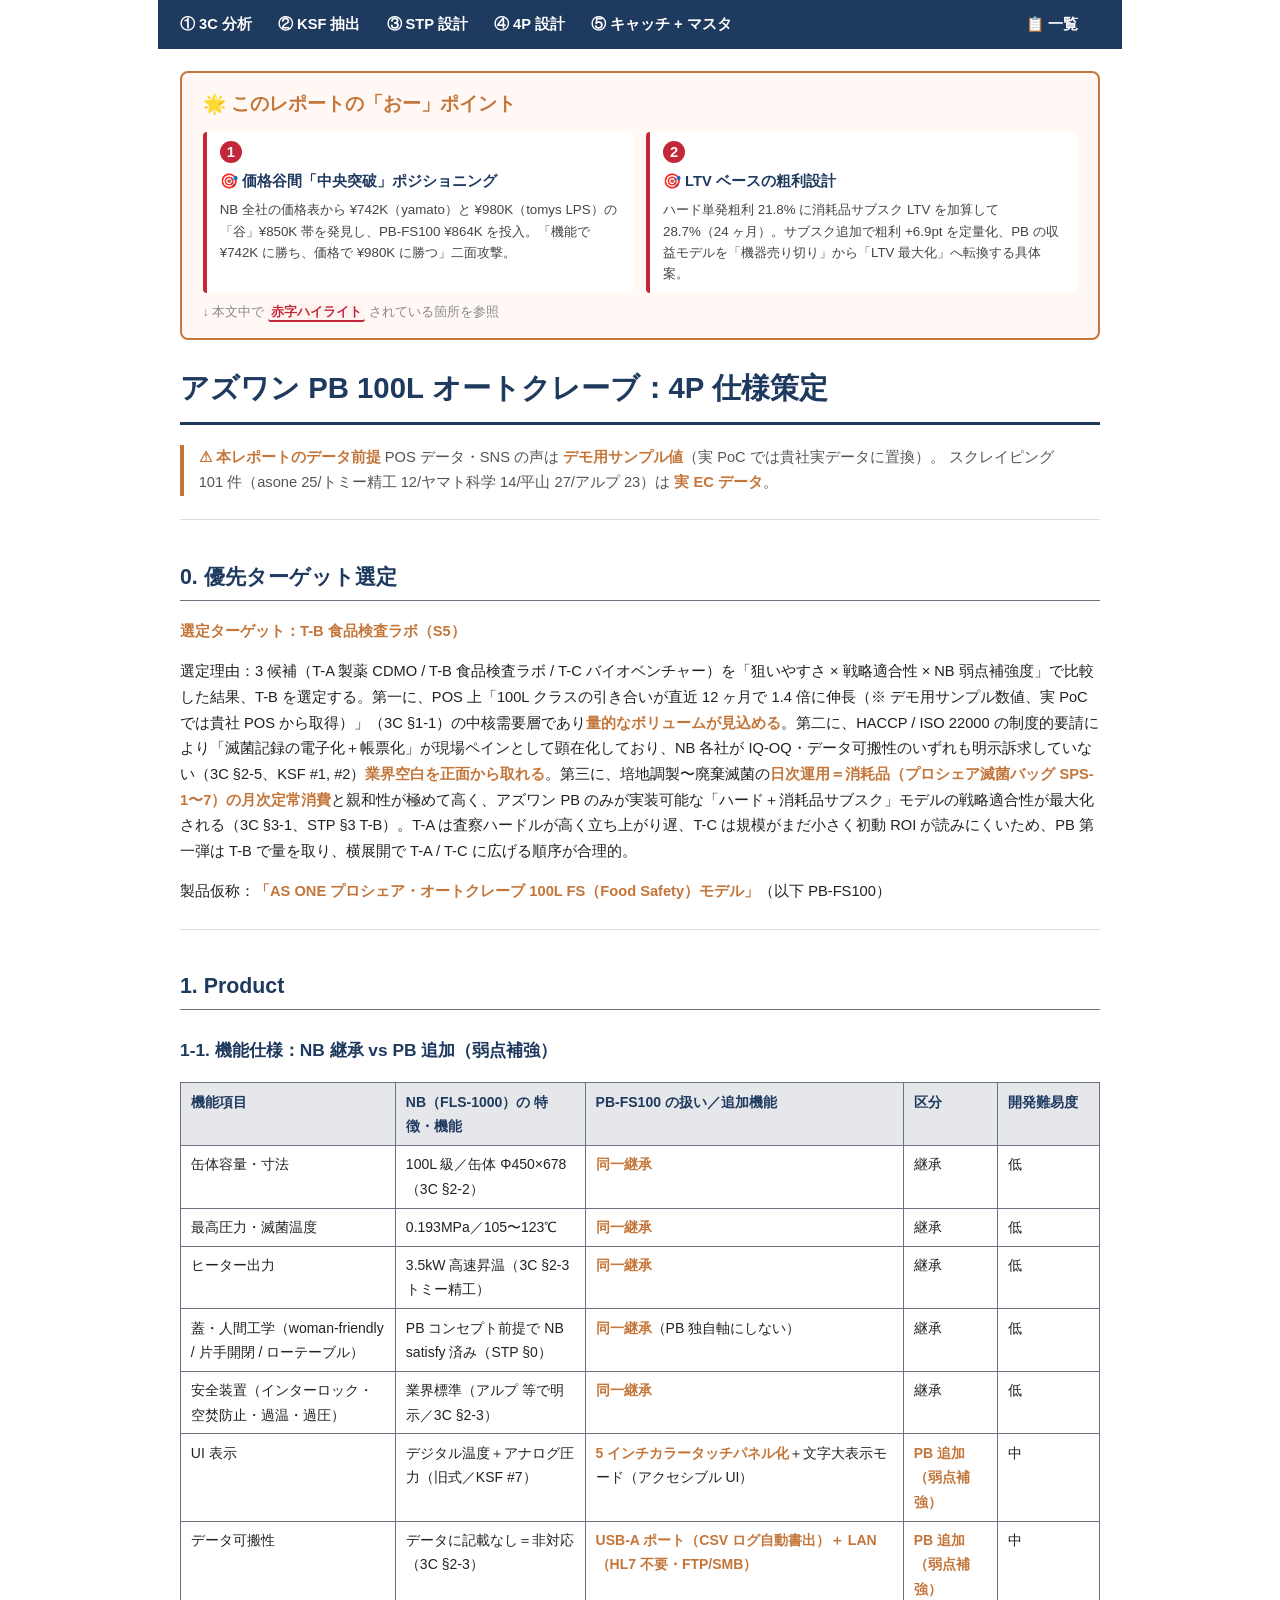
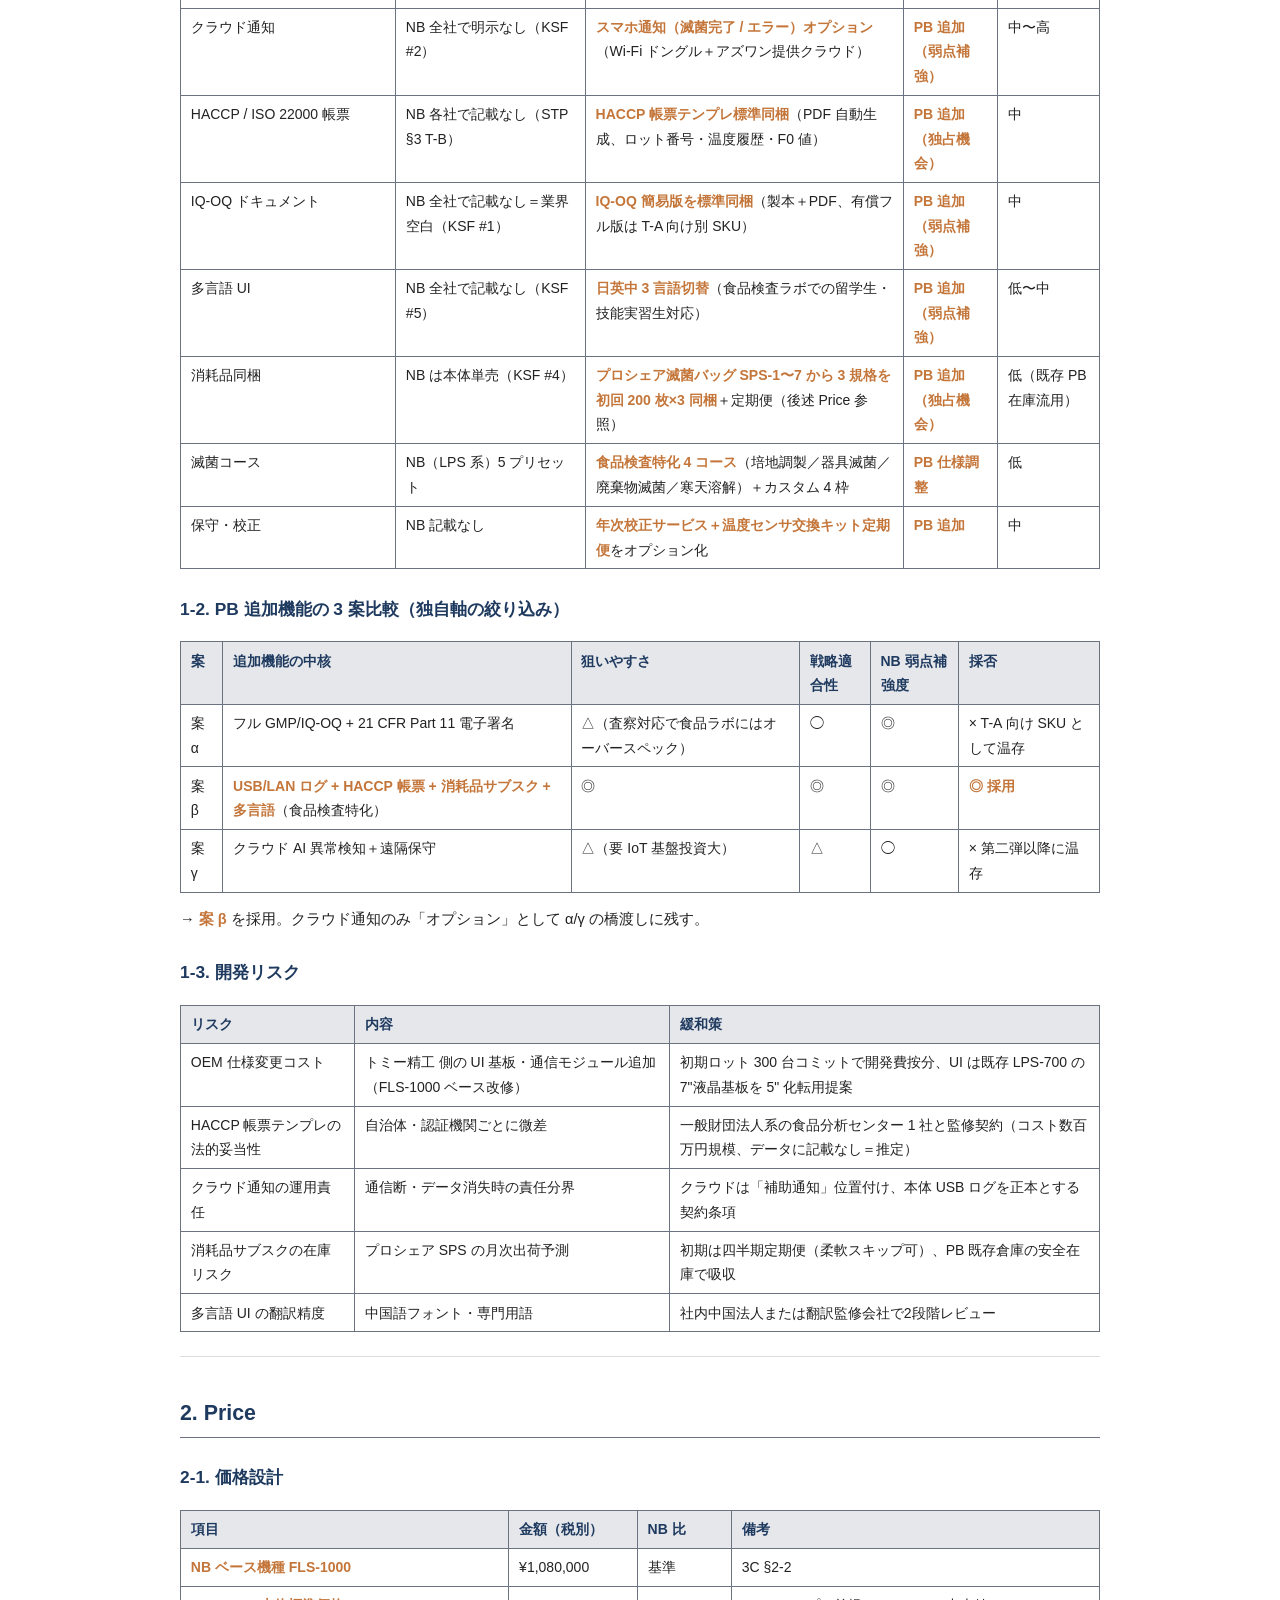
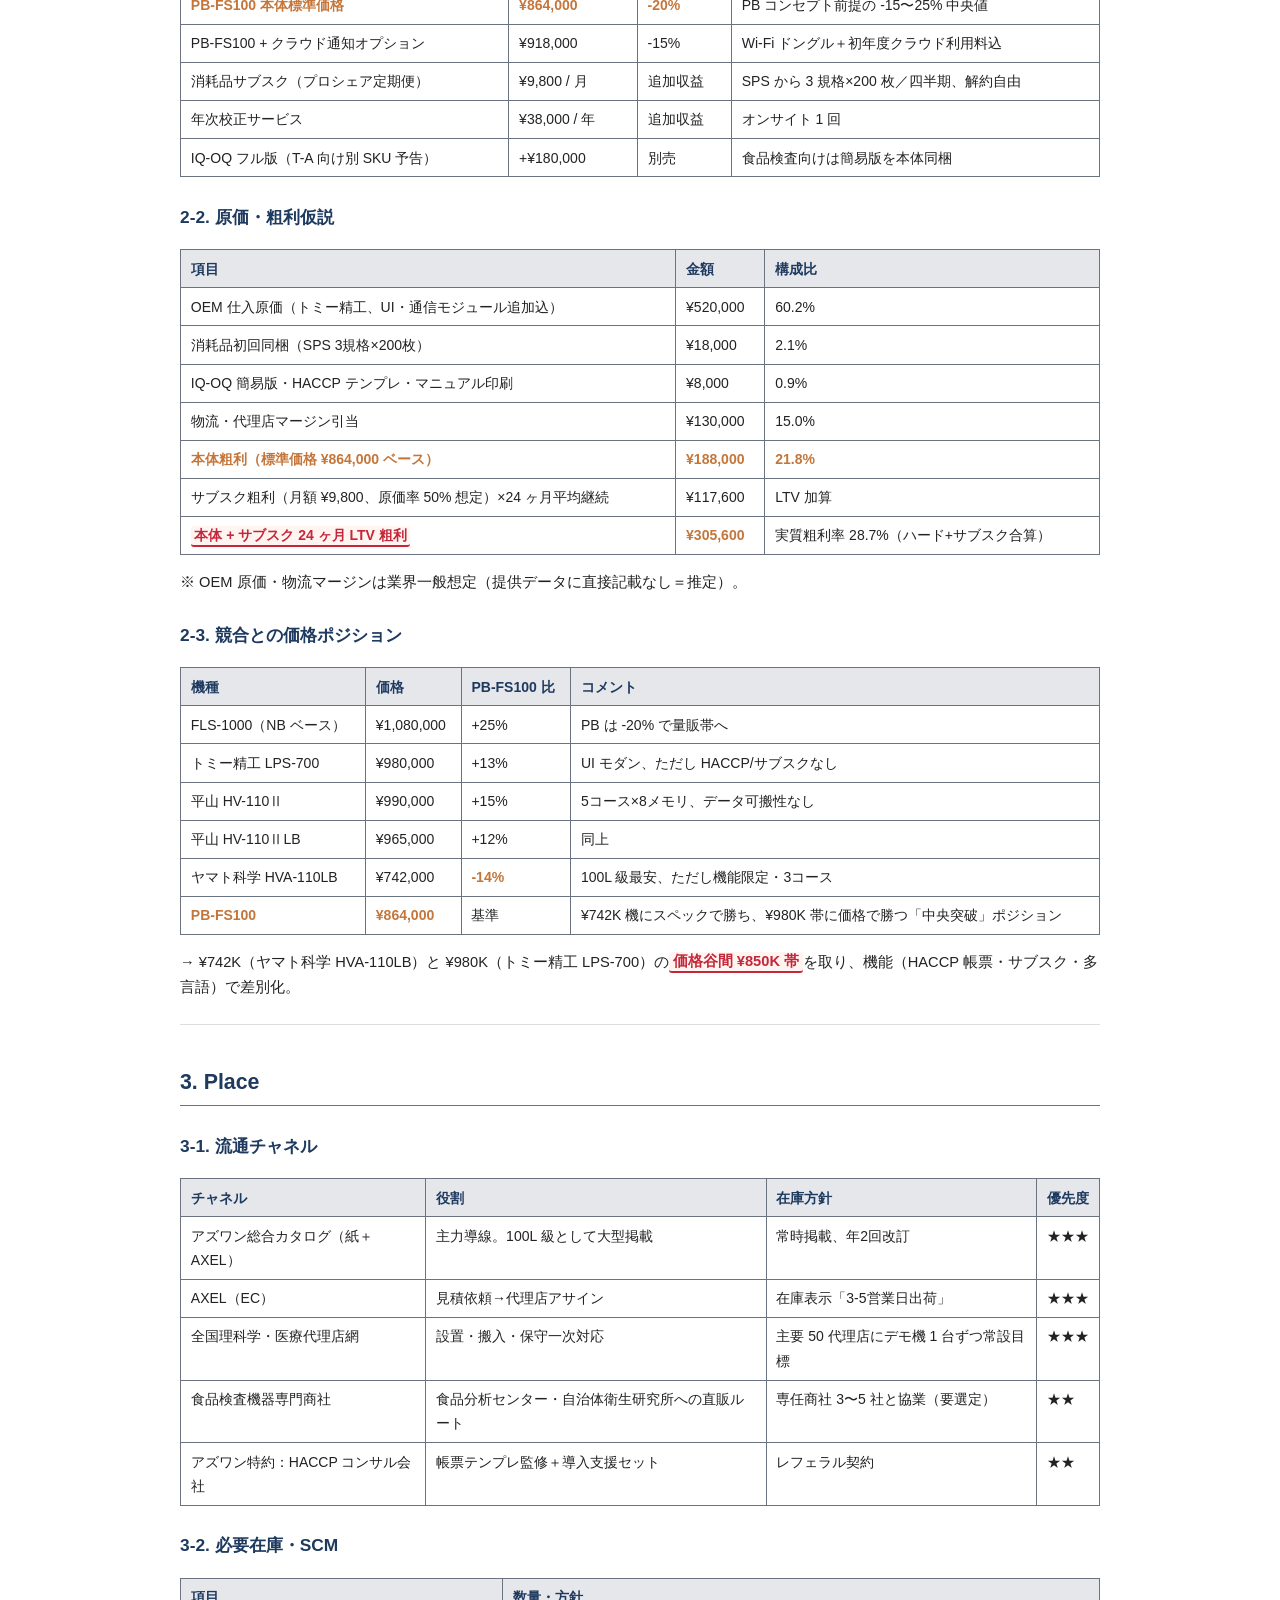
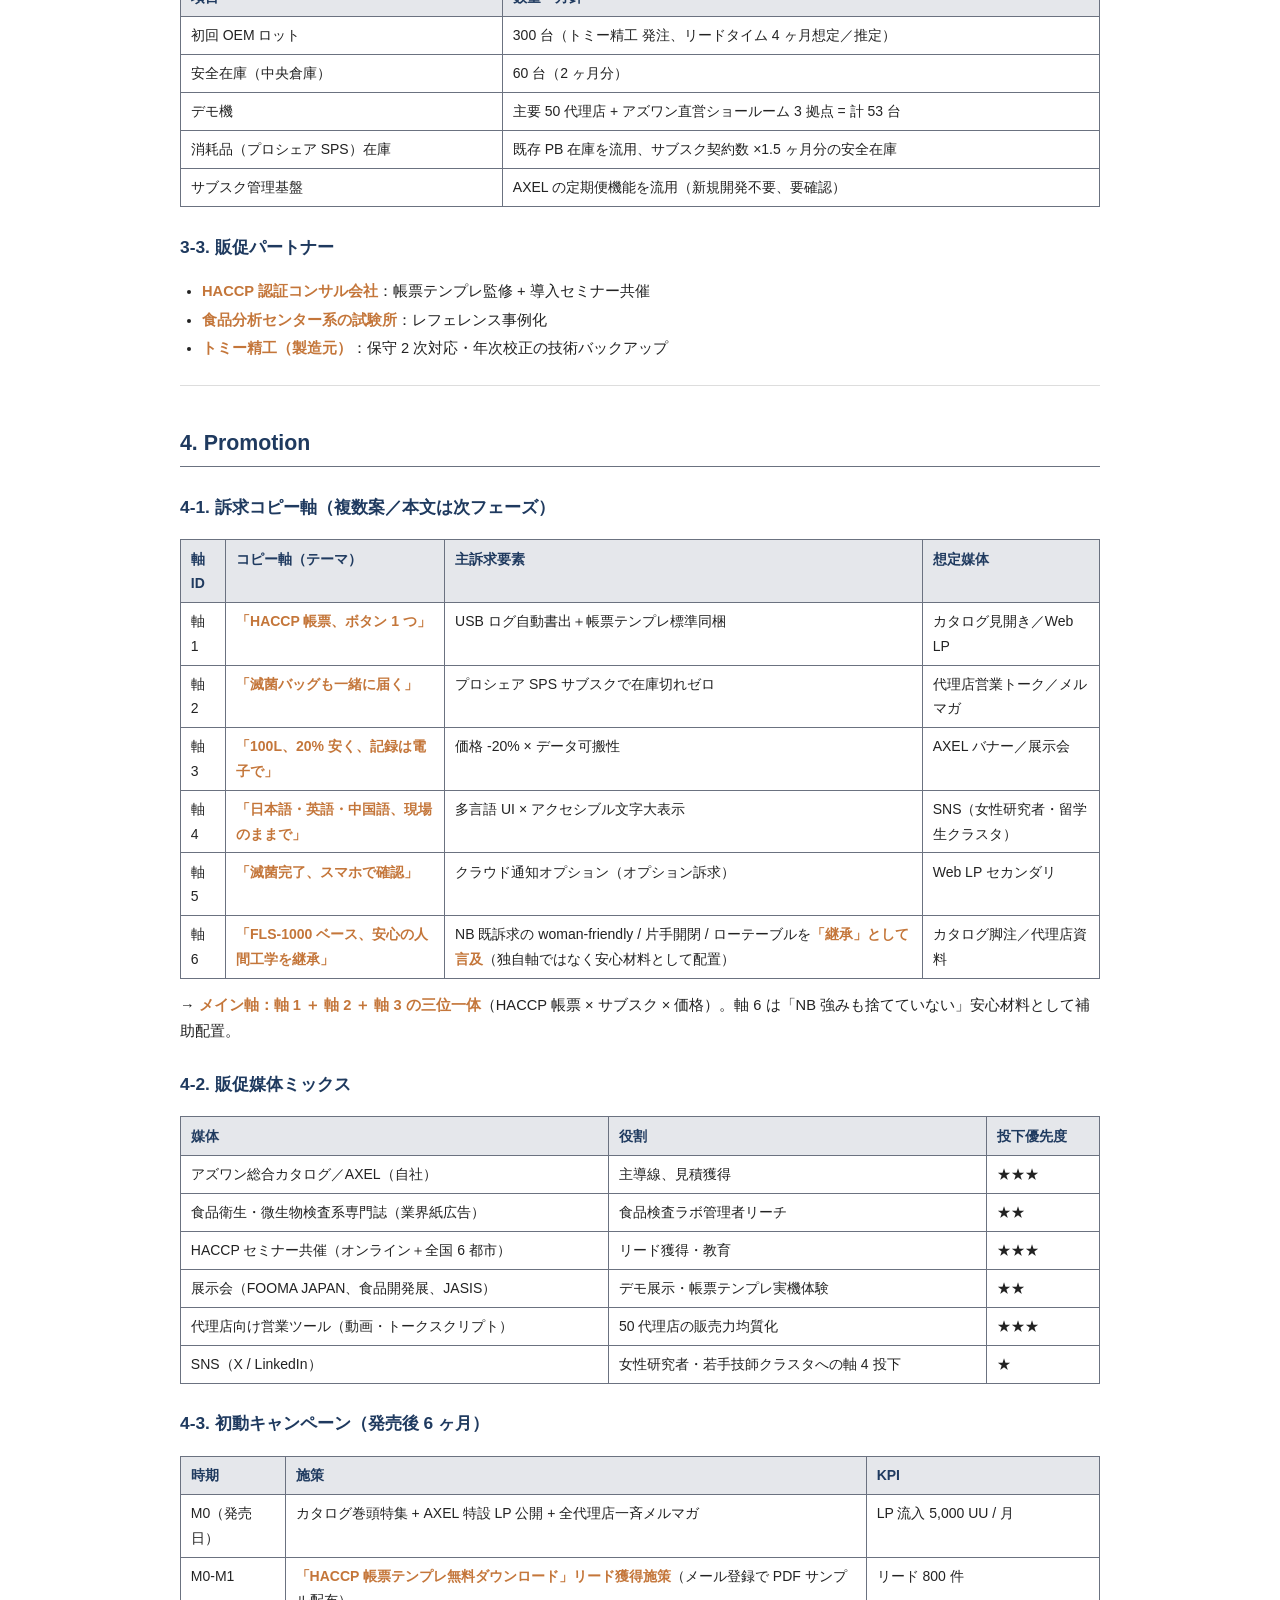
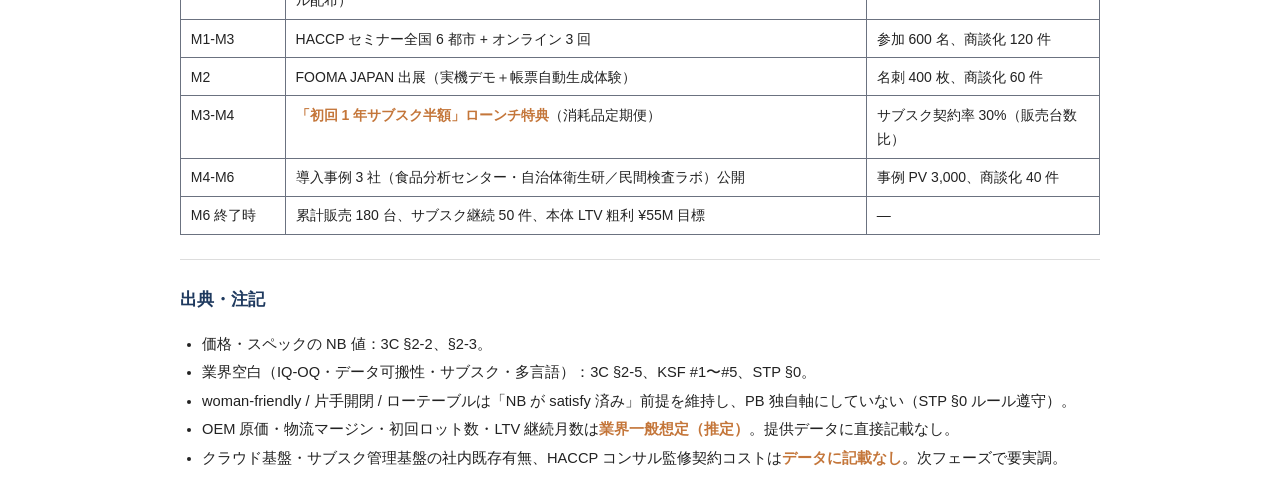
<file: docs/logs/2026-05-14-demo-samples/4p.html>
<!DOCTYPE html><html lang="ja"><head>
<meta charset="utf-8">
<title>④ 4P 設計レポート — demo-full 案件 — PB企画プランナー</title>
<style>
@page { size: A4; margin: 16mm; }
body { font-family: 'Hiragino Sans', 'Yu Gothic', 'Noto Sans CJK JP', sans-serif;
       font-size: 11pt; line-height: 1.75; color: #222;
       max-width: 920px; margin: 2em auto; padding: 0 1.5em; }
h1 { font-size: 22pt; border-bottom: 3px solid #1f3a5f; padding-bottom: 0.3em; margin-top: 0; color: #1f3a5f; }
h2 { font-size: 16pt; border-bottom: 1.5px solid #6b7280; padding-bottom: 0.2em; margin-top: 1.8em; color: #1f3a5f; }
h3 { font-size: 13pt; margin-top: 1.4em; color: #1f3a5f; }
h4 { font-size: 12pt; margin-top: 1.1em; }
strong { color: #c4763a; }
table { border-collapse: collapse; width: 100%; margin: 0.9em 0; font-size: 10.5pt; }
th, td { border: 1px solid #6b7280; padding: 0.45em 0.7em; text-align: left; vertical-align: top; }
th { background: #e5e7eb; color: #1f3a5f; }
code { background: #f4f4f4; padding: 0.1em 0.35em; border-radius: 3px; font-family: 'Consolas', monospace; font-size: 10pt; }
pre { background: #f4f4f4; padding: 0.7em 1em; border-radius: 4px; overflow-x: auto; font-size: 10pt; }
blockquote { border-left: 4px solid #c4763a; margin-left: 0; padding-left: 1em; color: #555; }
hr { border: none; border-top: 1px solid #ddd; margin: 1.6em 0; }
ul, ol { margin: 0.6em 0; padding-left: 1.5em; }
li { margin: 0.2em 0; }
.toolbar { background: #1f3a5f; color: #fff; padding: 0.8em 1.5em; margin: -2em -1.5em 1.5em; }
.toolbar a { color: #fff; text-decoration: none; margin-right: 1.5em; font-weight: bold; }
.toolbar a:hover { text-decoration: underline; }
@media print { body { max-width: 100%; margin: 0; padding: 0; } .toolbar { display: none; } }

mark.hl { background: #fff4f0; color: #c4263a; padding: 0.1em 0.25em; border-radius: 3px; font-weight: bold; border-bottom: 2px solid #c4263a; }
.hl-card { background: #fff8f5; border: 2px solid #c4763a; border-radius: 8px; padding: 1em 1.4em; margin: 1.5em 0; }
.hl-card-title { font-size: 14pt; font-weight: bold; color: #c4763a; margin-bottom: 0.6em; }
.hl-list { display: grid; grid-template-columns: 1fr 1fr; gap: 0.8em; }
.hl-item { background: #fff; border-left: 4px solid #c4263a; padding: 0.6em 0.9em; border-radius: 4px; }
.hl-no { display: inline-block; background: #c4263a; color: #fff; border-radius: 50%; width: 1.5em; height: 1.5em; text-align: center; line-height: 1.5em; font-weight: bold; margin-bottom: 0.4em; }
.hl-label { font-weight: bold; font-size: 11pt; color: #1f3a5f; margin-bottom: 0.3em; }
.hl-desc { font-size: 10pt; color: #444; line-height: 1.6; }
.hl-note { font-size: 9.5pt; color: #888; margin-top: 0.6em; margin-bottom: 0; }
@media (max-width: 700px) { .hl-list { grid-template-columns: 1fr; } }
</style>
</head><body>
<div class="toolbar"><a href="3c.html">① 3C 分析</a> <a href="ksf.html">② KSF 抽出</a> <a href="stp.html">③ STP 設計</a> <a href="4p.html">④ 4P 設計</a> <a href="finish.html">⑤ キャッチ + マスタ</a> <a href="index.html" style="float:right">📋 一覧</a></div>
<div class="hl-card"><div class="hl-card-title">🌟 このレポートの「おー」ポイント</div><div class="hl-list"><div class="hl-item"><div class="hl-no">1</div><div class="hl-label">🎯 価格谷間「中央突破」ポジショニング</div><div class="hl-desc">NB 全社の価格表から ¥742K（yamato）と ¥980K（tomys LPS）の「谷」¥850K 帯を発見し、PB-FS100 ¥864K を投入。「機能で ¥742K に勝ち、価格で ¥980K に勝つ」二面攻撃。</div></div><div class="hl-item"><div class="hl-no">2</div><div class="hl-label">🎯 LTV ベースの粗利設計</div><div class="hl-desc">ハード単発粗利 21.8% に消耗品サブスク LTV を加算して 28.7%（24 ヶ月）。サブスク追加で粗利 +6.9pt を定量化、PB の収益モデルを「機器売り切り」から「LTV 最大化」へ転換する具体案。</div></div></div><p class="hl-note">↓ 本文中で <mark class="hl">赤字ハイライト</mark> されている箇所を参照</p></div>
<h1>アズワン PB 100L オートクレーブ：4P 仕様策定</h1>
<blockquote>
<p><strong>⚠ 本レポートのデータ前提</strong>
POS データ・SNS の声は <strong>デモ用サンプル値</strong>（実 PoC では貴社実データに置換）。
スクレイピング 101 件（asone 25/トミー精工 12/ヤマト科学 14/平山 27/アルプ 23）は <strong>実 EC データ</strong>。</p>
</blockquote>
<hr />
<h2>0. 優先ターゲット選定</h2>
<p><strong>選定ターゲット：T-B 食品検査ラボ（S5）</strong></p>
<p>選定理由：3 候補（T-A 製薬 CDMO / T-B 食品検査ラボ / T-C バイオベンチャー）を「狙いやすさ × 戦略適合性 × NB 弱点補強度」で比較した結果、T-B を選定する。第一に、POS 上「100L クラスの引き合いが直近 12 ヶ月で 1.4 倍に伸長（※ デモ用サンプル数値、実 PoC では貴社 POS から取得）」（3C §1-1）の中核需要層であり<strong>量的なボリュームが見込める</strong>。第二に、HACCP / ISO 22000 の制度的要請により「滅菌記録の電子化＋帳票化」が現場ペインとして顕在化しており、NB 各社が IQ-OQ・データ可搬性のいずれも明示訴求していない（3C §2-5、KSF #1, #2）<strong>業界空白を正面から取れる</strong>。第三に、培地調製〜廃棄滅菌の<strong>日次運用＝消耗品（プロシェア滅菌バッグ SPS-1〜7）の月次定常消費</strong>と親和性が極めて高く、アズワン PB のみが実装可能な「ハード＋消耗品サブスク」モデルの戦略適合性が最大化される（3C §3-1、STP §3 T-B）。T-A は査察ハードルが高く立ち上がり遅、T-C は規模がまだ小さく初動 ROI が読みにくいため、PB 第一弾は T-B で量を取り、横展開で T-A / T-C に広げる順序が合理的。</p>
<p>製品仮称：<strong>「AS ONE プロシェア・オートクレーブ 100L FS（Food Safety）モデル」</strong>（以下 PB-FS100）</p>
<hr />
<h2>1. Product</h2>
<h3>1-1. 機能仕様：NB 継承 vs PB 追加（弱点補強）</h3>
<table>
<thead>
<tr>
<th>機能項目</th>
<th>NB（FLS-1000）の 特徴・機能</th>
<th>PB-FS100 の扱い／追加機能</th>
<th>区分</th>
<th>開発難易度</th>
</tr>
</thead>
<tbody>
<tr>
<td>缶体容量・寸法</td>
<td>100L 級／缶体 Φ450×678（3C §2-2）</td>
<td><strong>同一継承</strong></td>
<td>継承</td>
<td>低</td>
</tr>
<tr>
<td>最高圧力・滅菌温度</td>
<td>0.193MPa／105〜123℃</td>
<td><strong>同一継承</strong></td>
<td>継承</td>
<td>低</td>
</tr>
<tr>
<td>ヒーター出力</td>
<td>3.5kW 高速昇温（3C §2-3 トミー精工）</td>
<td><strong>同一継承</strong></td>
<td>継承</td>
<td>低</td>
</tr>
<tr>
<td>蓋・人間工学（woman-friendly / 片手開閉 / ローテーブル）</td>
<td>PB コンセプト前提で NB satisfy 済み（STP §0）</td>
<td><strong>同一継承</strong>（PB 独自軸にしない）</td>
<td>継承</td>
<td>低</td>
</tr>
<tr>
<td>安全装置（インターロック・空焚防止・過温・過圧）</td>
<td>業界標準（アルプ 等で明示／3C §2-3）</td>
<td><strong>同一継承</strong></td>
<td>継承</td>
<td>低</td>
</tr>
<tr>
<td>UI 表示</td>
<td>デジタル温度＋アナログ圧力（旧式／KSF #7）</td>
<td><strong>5 インチカラータッチパネル化</strong>＋文字大表示モード（アクセシブル UI）</td>
<td><strong>PB 追加（弱点補強）</strong></td>
<td>中</td>
</tr>
<tr>
<td>データ可搬性</td>
<td>データに記載なし＝非対応（3C §2-3）</td>
<td><strong>USB-A ポート（CSV ログ自動書出）＋ LAN（HL7 不要・FTP/SMB）</strong></td>
<td><strong>PB 追加（弱点補強）</strong></td>
<td>中</td>
</tr>
<tr>
<td>クラウド通知</td>
<td>NB 全社で明示なし（KSF #2）</td>
<td><strong>スマホ通知（滅菌完了 / エラー）オプション</strong>（Wi-Fi ドングル＋アズワン提供クラウド）</td>
<td><strong>PB 追加（弱点補強）</strong></td>
<td>中〜高</td>
</tr>
<tr>
<td>HACCP / ISO 22000 帳票</td>
<td>NB 各社で記載なし（STP §3 T-B）</td>
<td><strong>HACCP 帳票テンプレ標準同梱</strong>（PDF 自動生成、ロット番号・温度履歴・F0 値）</td>
<td><strong>PB 追加（独占機会）</strong></td>
<td>中</td>
</tr>
<tr>
<td>IQ-OQ ドキュメント</td>
<td>NB 全社で記載なし＝業界空白（KSF #1）</td>
<td><strong>IQ-OQ 簡易版を標準同梱</strong>（製本＋PDF、有償フル版は T-A 向け別 SKU）</td>
<td><strong>PB 追加（弱点補強）</strong></td>
<td>中</td>
</tr>
<tr>
<td>多言語 UI</td>
<td>NB 全社で記載なし（KSF #5）</td>
<td><strong>日英中 3 言語切替</strong>（食品検査ラボでの留学生・技能実習生対応）</td>
<td><strong>PB 追加（弱点補強）</strong></td>
<td>低〜中</td>
</tr>
<tr>
<td>消耗品同梱</td>
<td>NB は本体単売（KSF #4）</td>
<td><strong>プロシェア滅菌バッグ SPS-1〜7 から 3 規格を初回 200 枚×3 同梱</strong>＋定期便（後述 Price 参照）</td>
<td><strong>PB 追加（独占機会）</strong></td>
<td>低（既存 PB 在庫流用）</td>
</tr>
<tr>
<td>滅菌コース</td>
<td>NB（LPS 系）5 プリセット</td>
<td><strong>食品検査特化 4 コース</strong>（培地調製／器具滅菌／廃棄物滅菌／寒天溶解）＋カスタム 4 枠</td>
<td><strong>PB 仕様調整</strong></td>
<td>低</td>
</tr>
<tr>
<td>保守・校正</td>
<td>NB 記載なし</td>
<td><strong>年次校正サービス＋温度センサ交換キット定期便</strong>をオプション化</td>
<td><strong>PB 追加</strong></td>
<td>中</td>
</tr>
</tbody>
</table>
<h3>1-2. PB 追加機能の 3 案比較（独自軸の絞り込み）</h3>
<table>
<thead>
<tr>
<th>案</th>
<th>追加機能の中核</th>
<th>狙いやすさ</th>
<th>戦略適合性</th>
<th>NB 弱点補強度</th>
<th>採否</th>
</tr>
</thead>
<tbody>
<tr>
<td>案 α</td>
<td>フル GMP/IQ-OQ + 21 CFR Part 11 電子署名</td>
<td>△（査察対応で食品ラボにはオーバースペック）</td>
<td>◯</td>
<td>◎</td>
<td>× T-A 向け SKU として温存</td>
</tr>
<tr>
<td>案 β</td>
<td><strong>USB/LAN ログ + HACCP 帳票 + 消耗品サブスク + 多言語</strong>（食品検査特化）</td>
<td>◎</td>
<td>◎</td>
<td>◎</td>
<td><strong>◎ 採用</strong></td>
</tr>
<tr>
<td>案 γ</td>
<td>クラウド AI 異常検知＋遠隔保守</td>
<td>△（要 IoT 基盤投資大）</td>
<td>△</td>
<td>◯</td>
<td>× 第二弾以降に温存</td>
</tr>
</tbody>
</table>
<p>→ <strong>案 β</strong> を採用。クラウド通知のみ「オプション」として α/γ の橋渡しに残す。</p>
<h3>1-3. 開発リスク</h3>
<table>
<thead>
<tr>
<th>リスク</th>
<th>内容</th>
<th>緩和策</th>
</tr>
</thead>
<tbody>
<tr>
<td>OEM 仕様変更コスト</td>
<td>トミー精工 側の UI 基板・通信モジュール追加（FLS-1000 ベース改修）</td>
<td>初期ロット 300 台コミットで開発費按分、UI は既存 LPS-700 の 7"液晶基板を 5" 化転用提案</td>
</tr>
<tr>
<td>HACCP 帳票テンプレの法的妥当性</td>
<td>自治体・認証機関ごとに微差</td>
<td>一般財団法人系の食品分析センター 1 社と監修契約（コスト数百万円規模、データに記載なし＝推定）</td>
</tr>
<tr>
<td>クラウド通知の運用責任</td>
<td>通信断・データ消失時の責任分界</td>
<td>クラウドは「補助通知」位置付け、本体 USB ログを正本とする契約条項</td>
</tr>
<tr>
<td>消耗品サブスクの在庫リスク</td>
<td>プロシェア SPS の月次出荷予測</td>
<td>初期は四半期定期便（柔軟スキップ可）、PB 既存倉庫の安全在庫で吸収</td>
</tr>
<tr>
<td>多言語 UI の翻訳精度</td>
<td>中国語フォント・専門用語</td>
<td>社内中国法人または翻訳監修会社で2段階レビュー</td>
</tr>
</tbody>
</table>
<hr />
<h2>2. Price</h2>
<h3>2-1. 価格設計</h3>
<table>
<thead>
<tr>
<th>項目</th>
<th>金額（税別）</th>
<th>NB 比</th>
<th>備考</th>
</tr>
</thead>
<tbody>
<tr>
<td><strong>NB ベース機種 FLS-1000</strong></td>
<td>¥1,080,000</td>
<td>基準</td>
<td>3C §2-2</td>
</tr>
<tr>
<td><strong>PB-FS100 本体標準価格</strong></td>
<td><strong>¥864,000</strong></td>
<td><strong>-20%</strong></td>
<td>PB コンセプト前提の -15〜25% 中央値</td>
</tr>
<tr>
<td>PB-FS100 + クラウド通知オプション</td>
<td>¥918,000</td>
<td>-15%</td>
<td>Wi-Fi ドングル＋初年度クラウド利用料込</td>
</tr>
<tr>
<td>消耗品サブスク（プロシェア定期便）</td>
<td>¥9,800 / 月</td>
<td>追加収益</td>
<td>SPS から 3 規格×200 枚／四半期、解約自由</td>
</tr>
<tr>
<td>年次校正サービス</td>
<td>¥38,000 / 年</td>
<td>追加収益</td>
<td>オンサイト 1 回</td>
</tr>
<tr>
<td>IQ-OQ フル版（T-A 向け別 SKU 予告）</td>
<td>+¥180,000</td>
<td>別売</td>
<td>食品検査向けは簡易版を本体同梱</td>
</tr>
</tbody>
</table>
<h3>2-2. 原価・粗利仮説</h3>
<table>
<thead>
<tr>
<th>項目</th>
<th>金額</th>
<th>構成比</th>
</tr>
</thead>
<tbody>
<tr>
<td>OEM 仕入原価（トミー精工、UI・通信モジュール追加込）</td>
<td>¥520,000</td>
<td>60.2%</td>
</tr>
<tr>
<td>消耗品初回同梱（SPS 3規格×200枚）</td>
<td>¥18,000</td>
<td>2.1%</td>
</tr>
<tr>
<td>IQ-OQ 簡易版・HACCP テンプレ・マニュアル印刷</td>
<td>¥8,000</td>
<td>0.9%</td>
</tr>
<tr>
<td>物流・代理店マージン引当</td>
<td>¥130,000</td>
<td>15.0%</td>
</tr>
<tr>
<td><strong>本体粗利（標準価格 ¥864,000 ベース）</strong></td>
<td><strong>¥188,000</strong></td>
<td><strong>21.8%</strong></td>
</tr>
<tr>
<td>サブスク粗利（月額 ¥9,800、原価率 50% 想定）×24 ヶ月平均継続</td>
<td>¥117,600</td>
<td>LTV 加算</td>
</tr>
<tr>
<td><strong><mark class="hl">本体 + サブスク 24 ヶ月 LTV 粗利</mark></strong></td>
<td><strong>¥305,600</strong></td>
<td>実質粗利率 28.7%（ハード+サブスク合算）</td>
</tr>
</tbody>
</table>
<p>※ OEM 原価・物流マージンは業界一般想定（提供データに直接記載なし＝推定）。</p>
<h3>2-3. 競合との価格ポジション</h3>
<table>
<thead>
<tr>
<th>機種</th>
<th>価格</th>
<th>PB-FS100 比</th>
<th>コメント</th>
</tr>
</thead>
<tbody>
<tr>
<td>FLS-1000（NB ベース）</td>
<td>¥1,080,000</td>
<td>+25%</td>
<td>PB は -20% で量販帯へ</td>
</tr>
<tr>
<td>トミー精工 LPS-700</td>
<td>¥980,000</td>
<td>+13%</td>
<td>UI モダン、ただし HACCP/サブスクなし</td>
</tr>
<tr>
<td>平山 HV-110Ⅱ</td>
<td>¥990,000</td>
<td>+15%</td>
<td>5コース×8メモリ、データ可搬性なし</td>
</tr>
<tr>
<td>平山 HV-110ⅡLB</td>
<td>¥965,000</td>
<td>+12%</td>
<td>同上</td>
</tr>
<tr>
<td>ヤマト科学 HVA-110LB</td>
<td>¥742,000</td>
<td><strong>-14%</strong></td>
<td>100L 級最安、ただし機能限定・3コース</td>
</tr>
<tr>
<td><strong>PB-FS100</strong></td>
<td><strong>¥864,000</strong></td>
<td>基準</td>
<td>¥742K 機にスペックで勝ち、¥980K 帯に価格で勝つ「中央突破」ポジション</td>
</tr>
</tbody>
</table>
<p>→ ¥742K（ヤマト科学 HVA-110LB）と ¥980K（トミー精工 LPS-700）の<strong><mark class="hl">価格谷間 ¥850K 帯</mark></strong>を取り、機能（HACCP 帳票・サブスク・多言語）で差別化。</p>
<hr />
<h2>3. Place</h2>
<h3>3-1. 流通チャネル</h3>
<table>
<thead>
<tr>
<th>チャネル</th>
<th>役割</th>
<th>在庫方針</th>
<th>優先度</th>
</tr>
</thead>
<tbody>
<tr>
<td>アズワン総合カタログ（紙＋AXEL）</td>
<td>主力導線。100L 級として大型掲載</td>
<td>常時掲載、年2回改訂</td>
<td>★★★</td>
</tr>
<tr>
<td>AXEL（EC）</td>
<td>見積依頼→代理店アサイン</td>
<td>在庫表示「3-5営業日出荷」</td>
<td>★★★</td>
</tr>
<tr>
<td>全国理科学・医療代理店網</td>
<td>設置・搬入・保守一次対応</td>
<td>主要 50 代理店にデモ機 1 台ずつ常設目標</td>
<td>★★★</td>
</tr>
<tr>
<td>食品検査機器専門商社</td>
<td>食品分析センター・自治体衛生研究所への直販ルート</td>
<td>専任商社 3〜5 社と協業（要選定）</td>
<td>★★</td>
</tr>
<tr>
<td>アズワン特約：HACCP コンサル会社</td>
<td>帳票テンプレ監修＋導入支援セット</td>
<td>レフェラル契約</td>
<td>★★</td>
</tr>
</tbody>
</table>
<h3>3-2. 必要在庫・SCM</h3>
<table>
<thead>
<tr>
<th>項目</th>
<th>数量・方針</th>
</tr>
</thead>
<tbody>
<tr>
<td>初回 OEM ロット</td>
<td>300 台（トミー精工 発注、リードタイム 4 ヶ月想定／推定）</td>
</tr>
<tr>
<td>安全在庫（中央倉庫）</td>
<td>60 台（2 ヶ月分）</td>
</tr>
<tr>
<td>デモ機</td>
<td>主要 50 代理店 + アズワン直営ショールーム 3 拠点 = 計 53 台</td>
</tr>
<tr>
<td>消耗品（プロシェア SPS）在庫</td>
<td>既存 PB 在庫を流用、サブスク契約数 ×1.5 ヶ月分の安全在庫</td>
</tr>
<tr>
<td>サブスク管理基盤</td>
<td>AXEL の定期便機能を流用（新規開発不要、要確認）</td>
</tr>
</tbody>
</table>
<h3>3-3. 販促パートナー</h3>
<ul>
<li><strong>HACCP 認証コンサル会社</strong>：帳票テンプレ監修 + 導入セミナー共催</li>
<li><strong>食品分析センター系の試験所</strong>：レフェレンス事例化</li>
<li><strong>トミー精工（製造元）</strong>：保守 2 次対応・年次校正の技術バックアップ</li>
</ul>
<hr />
<h2>4. Promotion</h2>
<h3>4-1. 訴求コピー軸（複数案／本文は次フェーズ）</h3>
<table>
<thead>
<tr>
<th>軸 ID</th>
<th>コピー軸（テーマ）</th>
<th>主訴求要素</th>
<th>想定媒体</th>
</tr>
</thead>
<tbody>
<tr>
<td>軸 1</td>
<td><strong>「HACCP 帳票、ボタン 1 つ」</strong></td>
<td>USB ログ自動書出＋帳票テンプレ標準同梱</td>
<td>カタログ見開き／Web LP</td>
</tr>
<tr>
<td>軸 2</td>
<td><strong>「滅菌バッグも一緒に届く」</strong></td>
<td>プロシェア SPS サブスクで在庫切れゼロ</td>
<td>代理店営業トーク／メルマガ</td>
</tr>
<tr>
<td>軸 3</td>
<td><strong>「100L、20% 安く、記録は電子で」</strong></td>
<td>価格 -20% × データ可搬性</td>
<td>AXEL バナー／展示会</td>
</tr>
<tr>
<td>軸 4</td>
<td><strong>「日本語・英語・中国語、現場のままで」</strong></td>
<td>多言語 UI × アクセシブル文字大表示</td>
<td>SNS（女性研究者・留学生クラスタ）</td>
</tr>
<tr>
<td>軸 5</td>
<td><strong>「滅菌完了、スマホで確認」</strong></td>
<td>クラウド通知オプション（オプション訴求）</td>
<td>Web LP セカンダリ</td>
</tr>
<tr>
<td>軸 6</td>
<td><strong>「FLS-1000 ベース、安心の人間工学を継承」</strong></td>
<td>NB 既訴求の woman-friendly / 片手開閉 / ローテーブルを<strong>「継承」として言及</strong>（独自軸ではなく安心材料として配置）</td>
<td>カタログ脚注／代理店資料</td>
</tr>
</tbody>
</table>
<p>→ <strong>メイン軸：軸 1 ＋ 軸 2 ＋ 軸 3 の三位一体</strong>（HACCP 帳票 × サブスク × 価格）。軸 6 は「NB 強みも捨てていない」安心材料として補助配置。</p>
<h3>4-2. 販促媒体ミックス</h3>
<table>
<thead>
<tr>
<th>媒体</th>
<th>役割</th>
<th>投下優先度</th>
</tr>
</thead>
<tbody>
<tr>
<td>アズワン総合カタログ／AXEL（自社）</td>
<td>主導線、見積獲得</td>
<td>★★★</td>
</tr>
<tr>
<td>食品衛生・微生物検査系専門誌（業界紙広告）</td>
<td>食品検査ラボ管理者リーチ</td>
<td>★★</td>
</tr>
<tr>
<td>HACCP セミナー共催（オンライン＋全国 6 都市）</td>
<td>リード獲得・教育</td>
<td>★★★</td>
</tr>
<tr>
<td>展示会（FOOMA JAPAN、食品開発展、JASIS）</td>
<td>デモ展示・帳票テンプレ実機体験</td>
<td>★★</td>
</tr>
<tr>
<td>代理店向け営業ツール（動画・トークスクリプト）</td>
<td>50 代理店の販売力均質化</td>
<td>★★★</td>
</tr>
<tr>
<td>SNS（X / LinkedIn）</td>
<td>女性研究者・若手技師クラスタへの軸 4 投下</td>
<td>★</td>
</tr>
</tbody>
</table>
<h3>4-3. 初動キャンペーン（発売後 6 ヶ月）</h3>
<table>
<thead>
<tr>
<th>時期</th>
<th>施策</th>
<th>KPI</th>
</tr>
</thead>
<tbody>
<tr>
<td>M0（発売日）</td>
<td>カタログ巻頭特集 + AXEL 特設 LP 公開 + 全代理店一斉メルマガ</td>
<td>LP 流入 5,000 UU / 月</td>
</tr>
<tr>
<td>M0-M1</td>
<td><strong>「HACCP 帳票テンプレ無料ダウンロード」リード獲得施策</strong>（メール登録で PDF サンプル配布）</td>
<td>リード 800 件</td>
</tr>
<tr>
<td>M1-M3</td>
<td>HACCP セミナー全国 6 都市 + オンライン 3 回</td>
<td>参加 600 名、商談化 120 件</td>
</tr>
<tr>
<td>M2</td>
<td>FOOMA JAPAN 出展（実機デモ＋帳票自動生成体験）</td>
<td>名刺 400 枚、商談化 60 件</td>
</tr>
<tr>
<td>M3-M4</td>
<td><strong>「初回 1 年サブスク半額」ローンチ特典</strong>（消耗品定期便）</td>
<td>サブスク契約率 30%（販売台数比）</td>
</tr>
<tr>
<td>M4-M6</td>
<td>導入事例 3 社（食品分析センター・自治体衛生研／民間検査ラボ）公開</td>
<td>事例 PV 3,000、商談化 40 件</td>
</tr>
<tr>
<td>M6 終了時</td>
<td>累計販売 180 台、サブスク継続 50 件、本体 LTV 粗利 ¥55M 目標</td>
<td>—</td>
</tr>
</tbody>
</table>
<hr />
<h3>出典・注記</h3>
<ul>
<li>価格・スペックの NB 値：3C §2-2、§2-3。</li>
<li>業界空白（IQ-OQ・データ可搬性・サブスク・多言語）：3C §2-5、KSF #1〜#5、STP §0。</li>
<li>woman-friendly / 片手開閉 / ローテーブルは「NB が satisfy 済み」前提を維持し、PB 独自軸にしていない（STP §0 ルール遵守）。</li>
<li>OEM 原価・物流マージン・初回ロット数・LTV 継続月数は<strong>業界一般想定（推定）</strong>。提供データに直接記載なし。</li>
<li>クラウド基盤・サブスク管理基盤の社内既存有無、HACCP コンサル監修契約コストは<strong>データに記載なし</strong>。次フェーズで要実調。</li>
</ul>
</body></html>
</file>
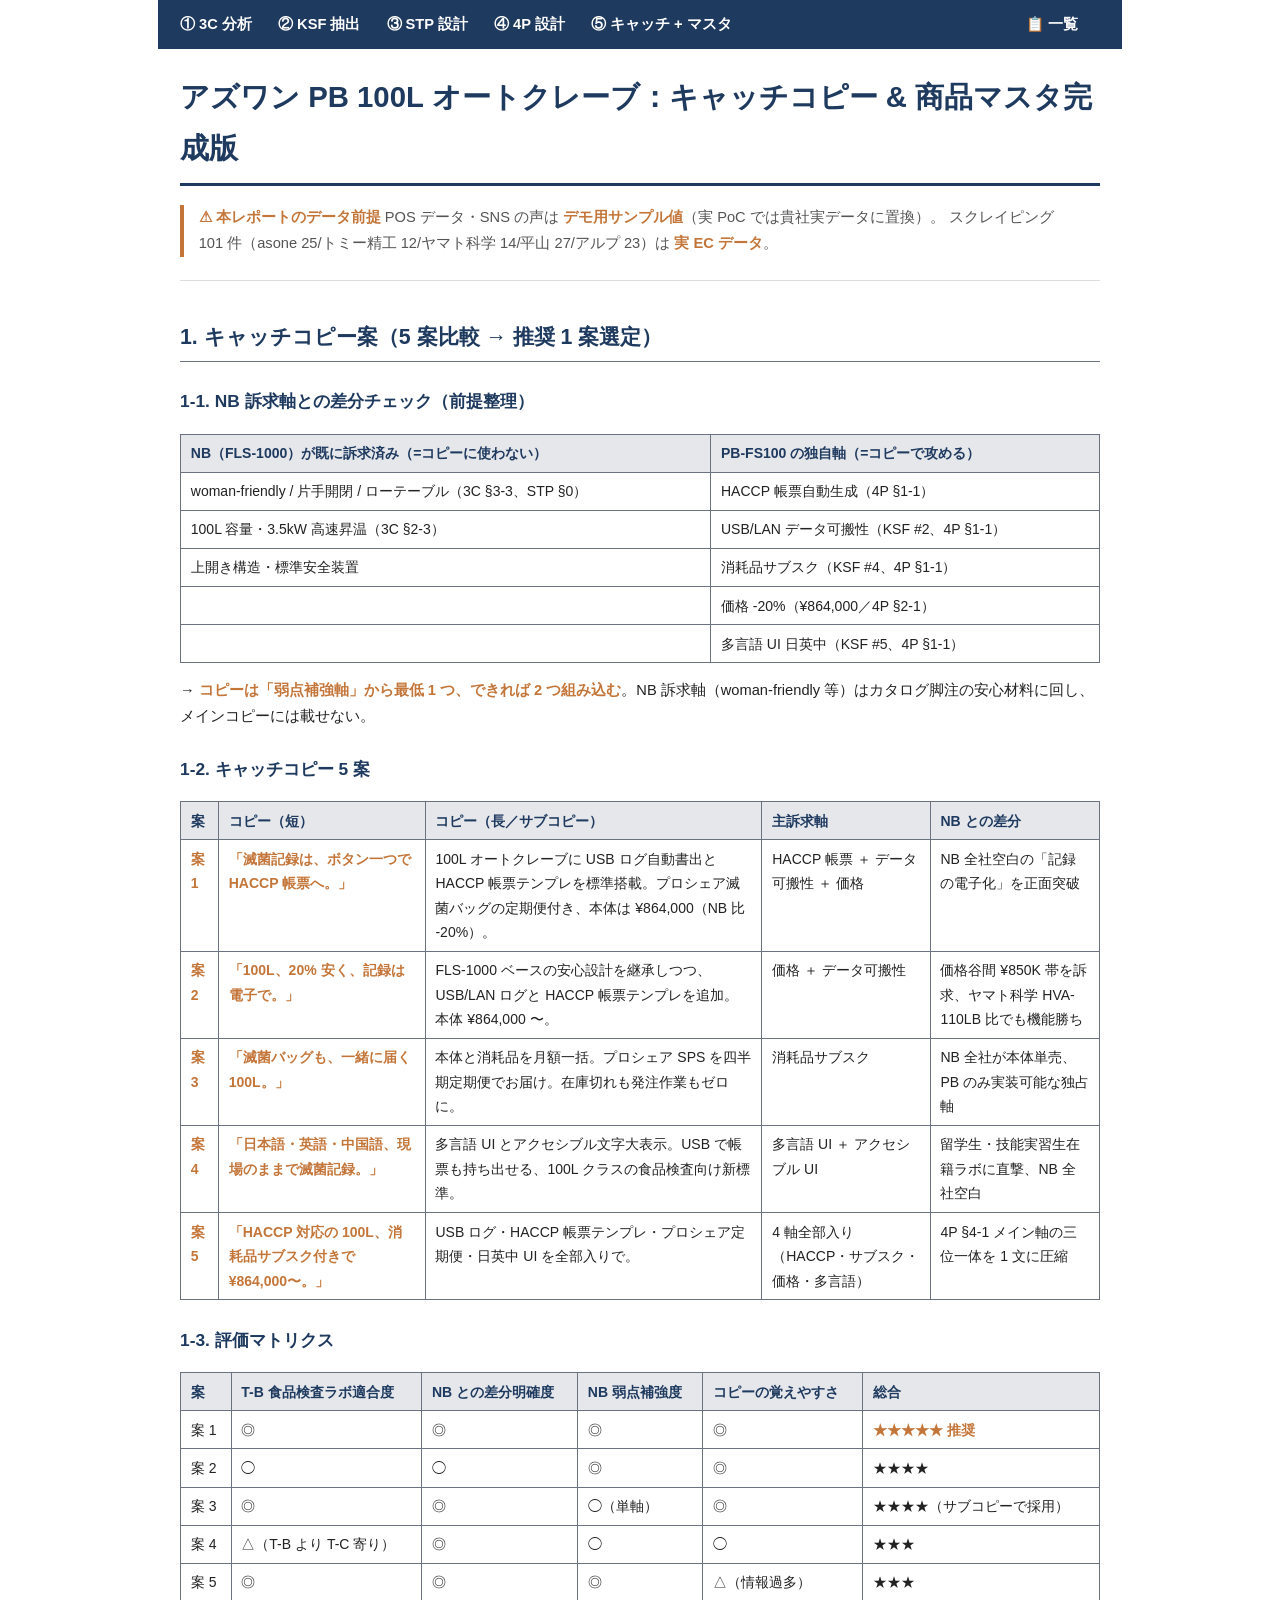
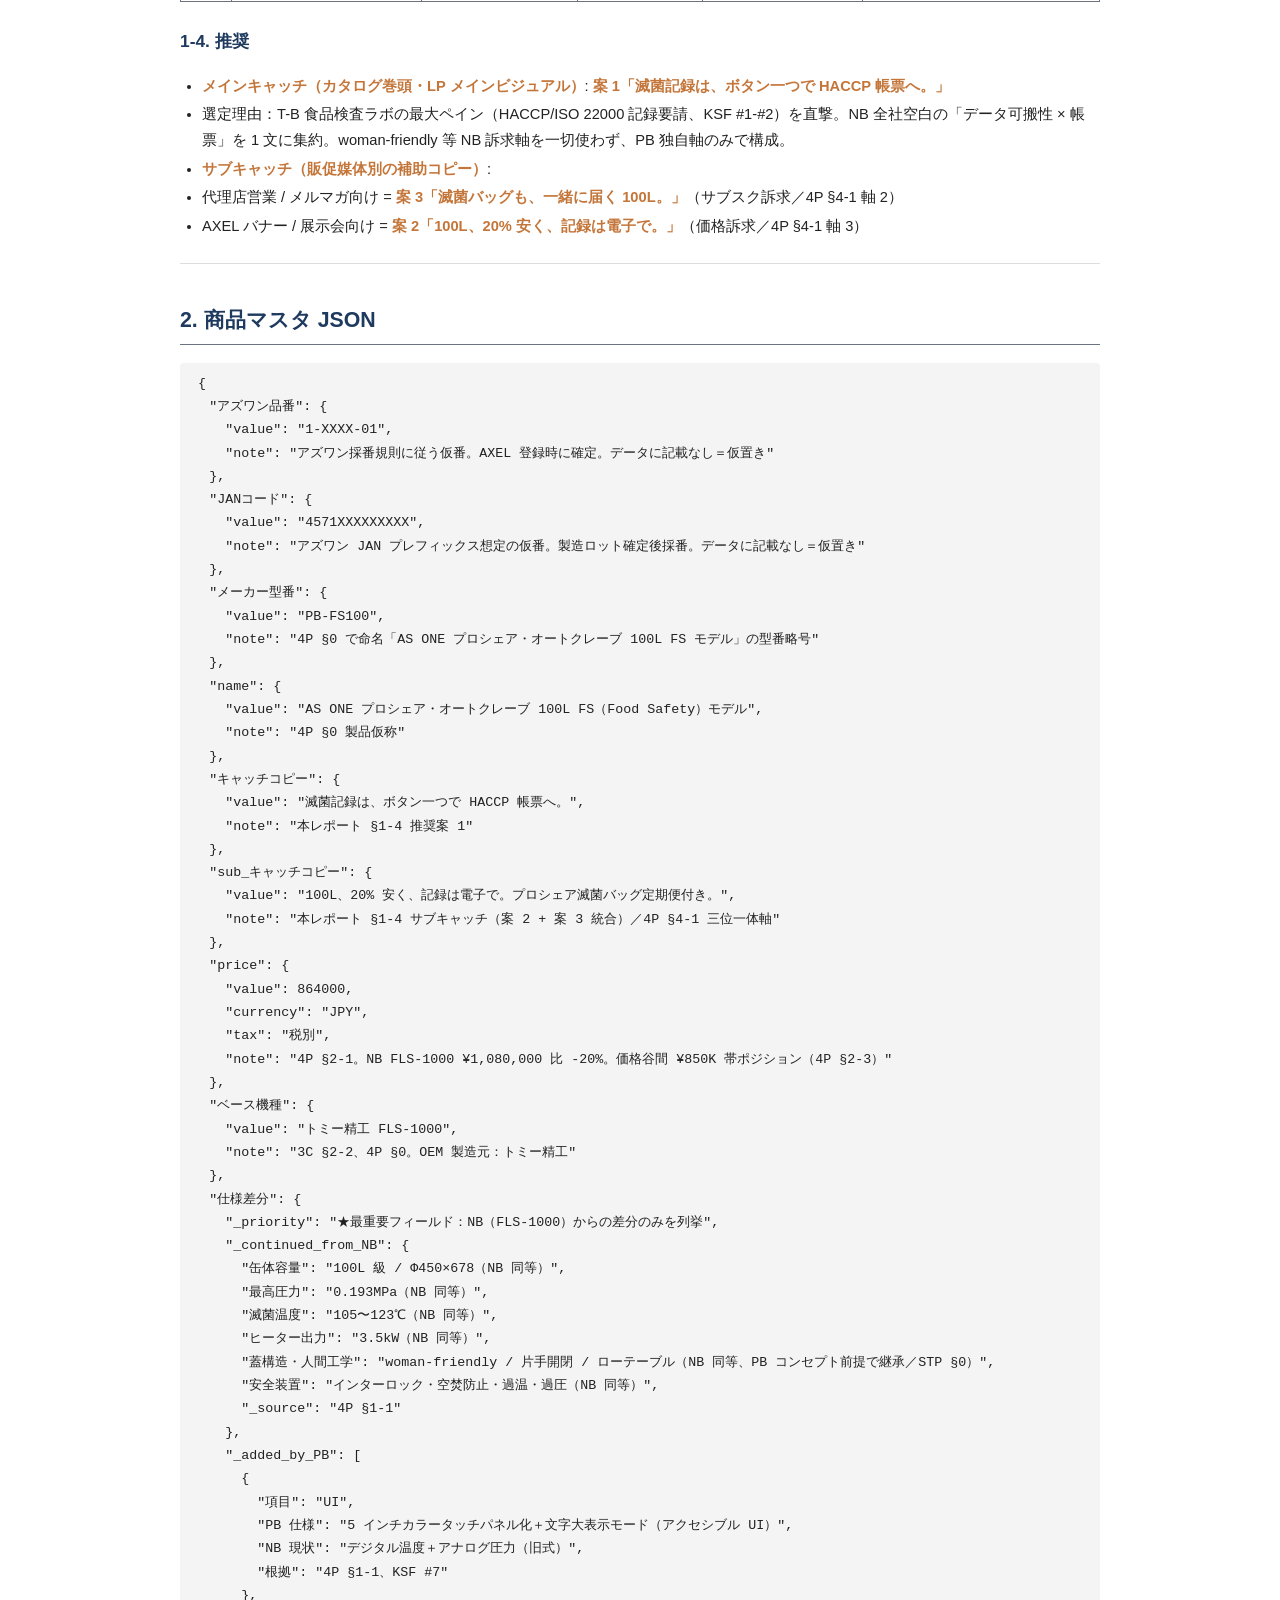
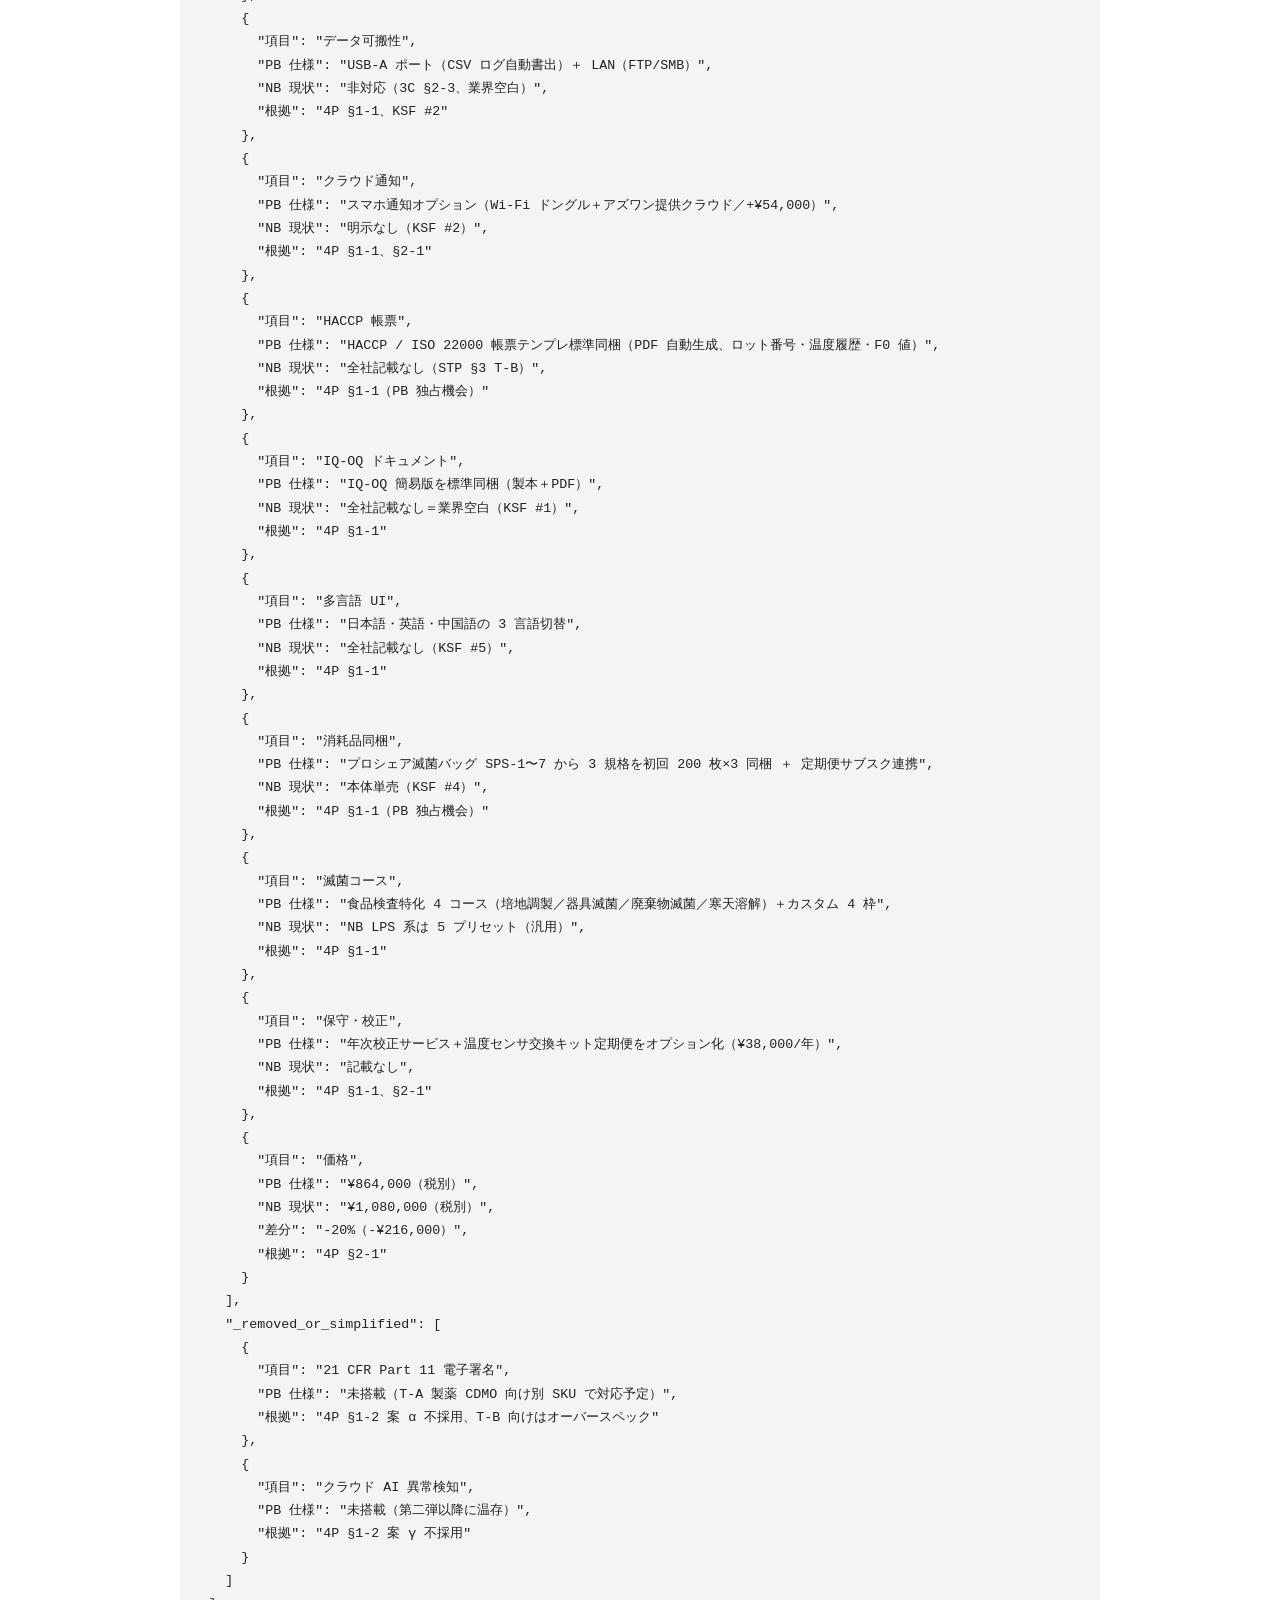
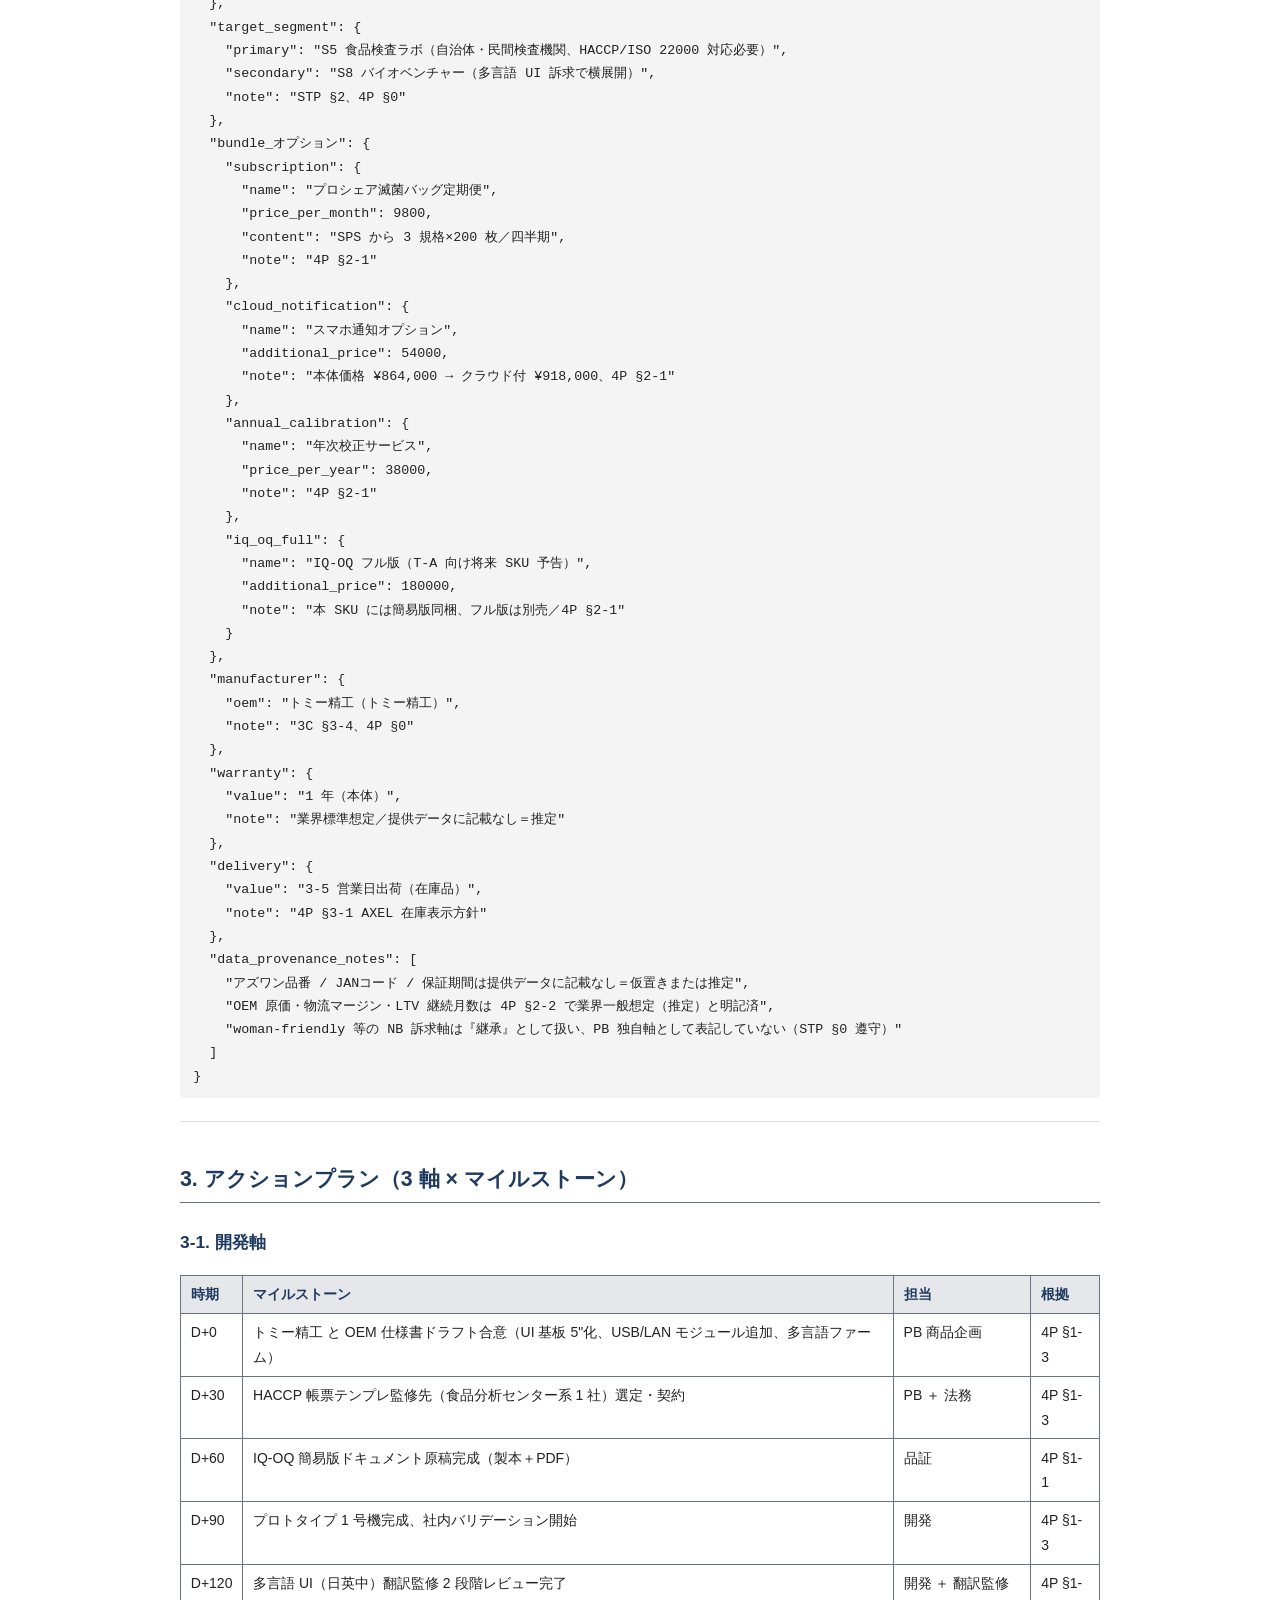
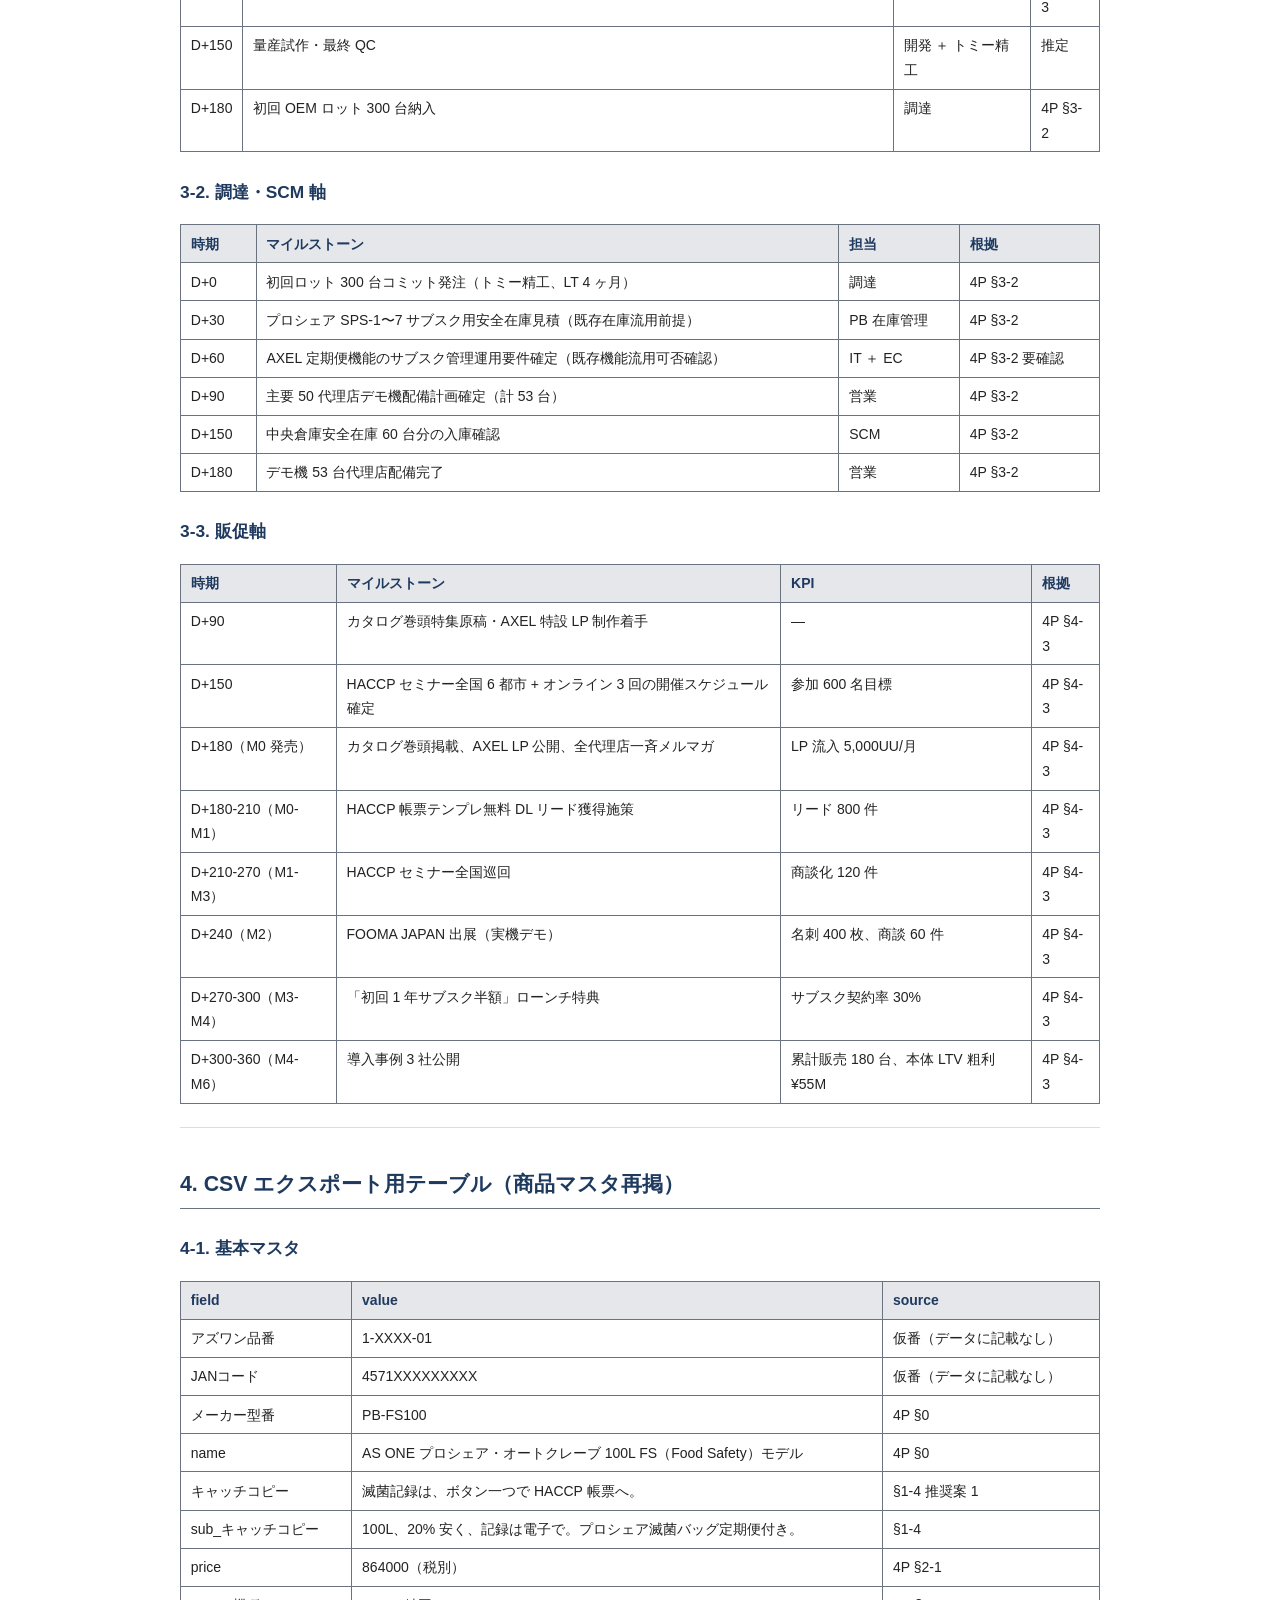
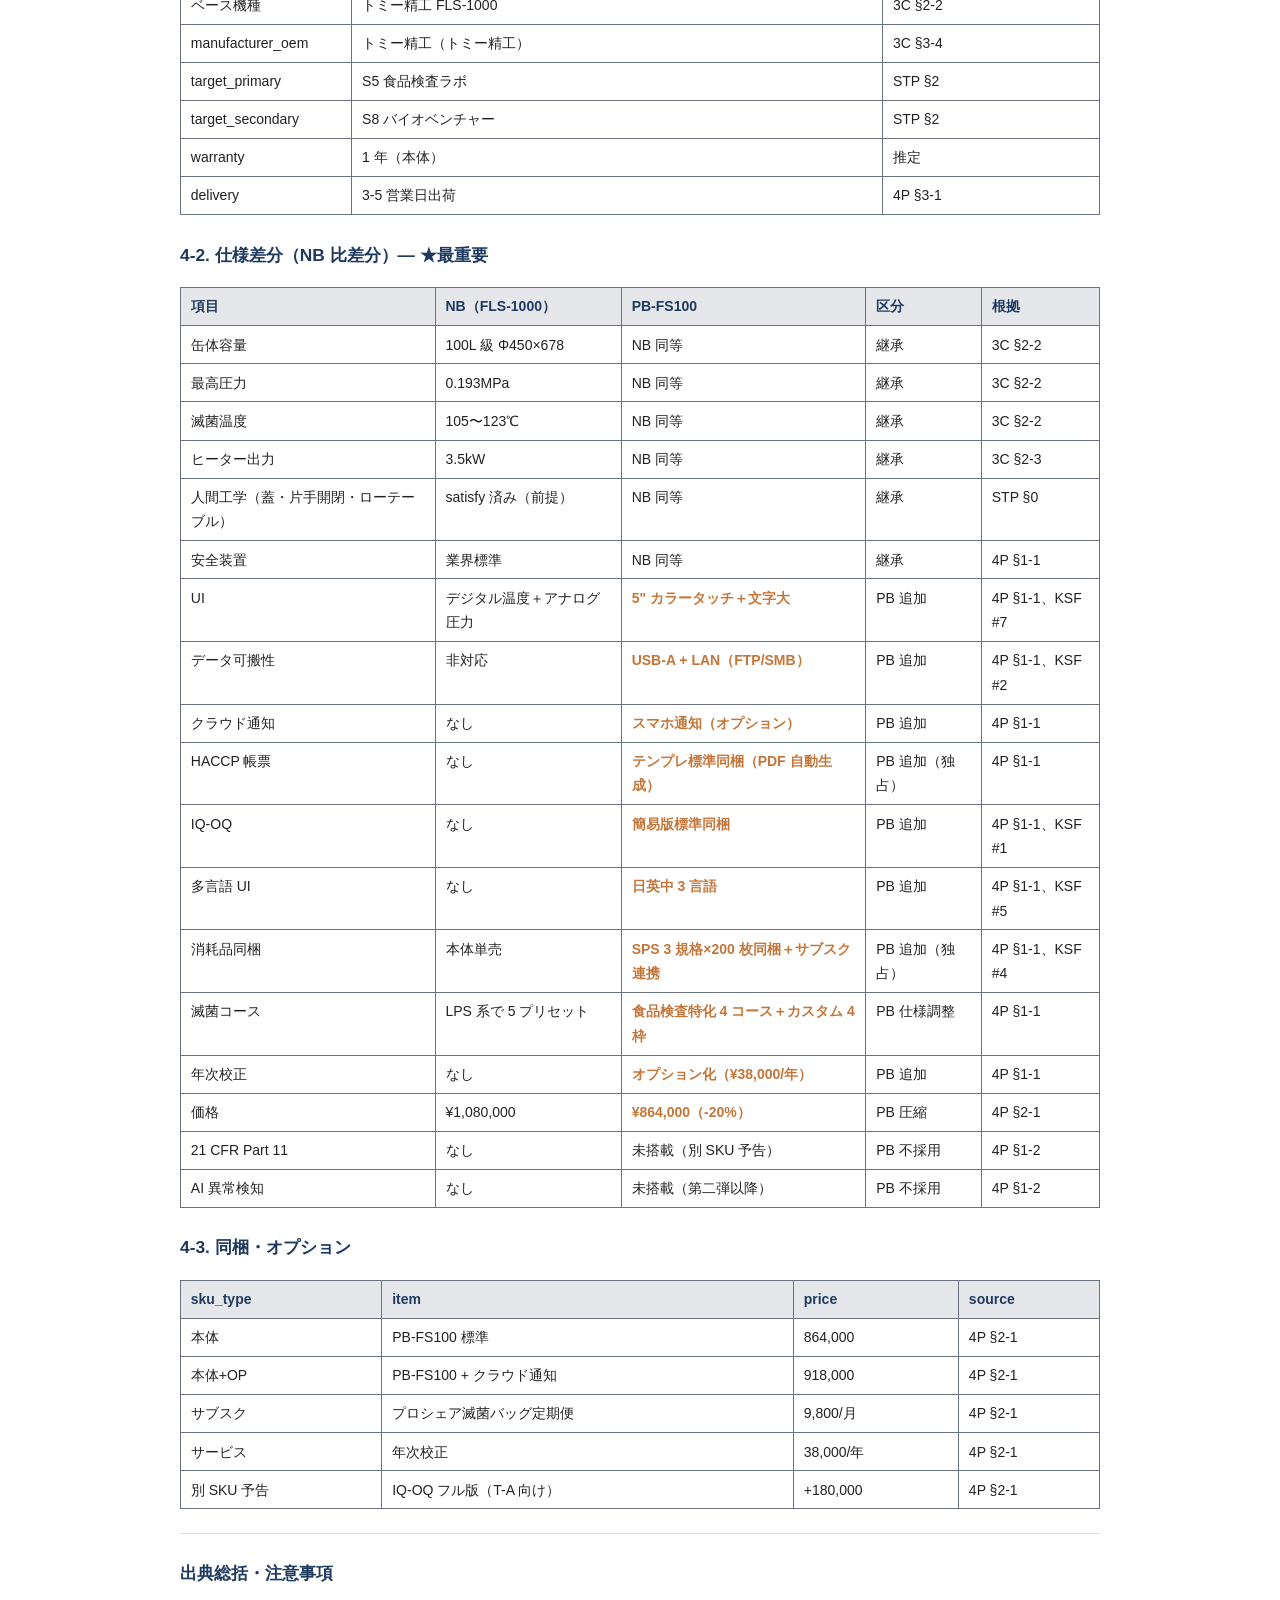
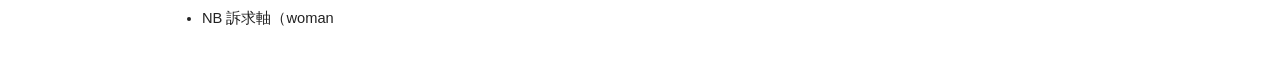
<file: docs/logs/2026-05-14-demo-samples/finish.html>
<!DOCTYPE html><html lang="ja"><head>
<meta charset="utf-8">
<title>⑤ キャッチ + 商品マスタ — demo-full 案件 — PB企画プランナー</title>
<style>
@page { size: A4; margin: 16mm; }
body { font-family: 'Hiragino Sans', 'Yu Gothic', 'Noto Sans CJK JP', sans-serif;
       font-size: 11pt; line-height: 1.75; color: #222;
       max-width: 920px; margin: 2em auto; padding: 0 1.5em; }
h1 { font-size: 22pt; border-bottom: 3px solid #1f3a5f; padding-bottom: 0.3em; margin-top: 0; color: #1f3a5f; }
h2 { font-size: 16pt; border-bottom: 1.5px solid #6b7280; padding-bottom: 0.2em; margin-top: 1.8em; color: #1f3a5f; }
h3 { font-size: 13pt; margin-top: 1.4em; color: #1f3a5f; }
h4 { font-size: 12pt; margin-top: 1.1em; }
strong { color: #c4763a; }
table { border-collapse: collapse; width: 100%; margin: 0.9em 0; font-size: 10.5pt; }
th, td { border: 1px solid #6b7280; padding: 0.45em 0.7em; text-align: left; vertical-align: top; }
th { background: #e5e7eb; color: #1f3a5f; }
code { background: #f4f4f4; padding: 0.1em 0.35em; border-radius: 3px; font-family: 'Consolas', monospace; font-size: 10pt; }
pre { background: #f4f4f4; padding: 0.7em 1em; border-radius: 4px; overflow-x: auto; font-size: 10pt; }
blockquote { border-left: 4px solid #c4763a; margin-left: 0; padding-left: 1em; color: #555; }
hr { border: none; border-top: 1px solid #ddd; margin: 1.6em 0; }
ul, ol { margin: 0.6em 0; padding-left: 1.5em; }
li { margin: 0.2em 0; }
.toolbar { background: #1f3a5f; color: #fff; padding: 0.8em 1.5em; margin: -2em -1.5em 1.5em; }
.toolbar a { color: #fff; text-decoration: none; margin-right: 1.5em; font-weight: bold; }
.toolbar a:hover { text-decoration: underline; }
@media print { body { max-width: 100%; margin: 0; padding: 0; } .toolbar { display: none; } }

mark.hl { background: #fff4f0; color: #c4263a; padding: 0.1em 0.25em; border-radius: 3px; font-weight: bold; border-bottom: 2px solid #c4263a; }
.hl-card { background: #fff8f5; border: 2px solid #c4763a; border-radius: 8px; padding: 1em 1.4em; margin: 1.5em 0; }
.hl-card-title { font-size: 14pt; font-weight: bold; color: #c4763a; margin-bottom: 0.6em; }
.hl-list { display: grid; grid-template-columns: 1fr 1fr; gap: 0.8em; }
.hl-item { background: #fff; border-left: 4px solid #c4263a; padding: 0.6em 0.9em; border-radius: 4px; }
.hl-no { display: inline-block; background: #c4263a; color: #fff; border-radius: 50%; width: 1.5em; height: 1.5em; text-align: center; line-height: 1.5em; font-weight: bold; margin-bottom: 0.4em; }
.hl-label { font-weight: bold; font-size: 11pt; color: #1f3a5f; margin-bottom: 0.3em; }
.hl-desc { font-size: 10pt; color: #444; line-height: 1.6; }
.hl-note { font-size: 9.5pt; color: #888; margin-top: 0.6em; margin-bottom: 0; }
@media (max-width: 700px) { .hl-list { grid-template-columns: 1fr; } }
</style>
</head><body>
<div class="toolbar"><a href="3c.html">① 3C 分析</a> <a href="ksf.html">② KSF 抽出</a> <a href="stp.html">③ STP 設計</a> <a href="4p.html">④ 4P 設計</a> <a href="finish.html">⑤ キャッチ + マスタ</a> <a href="index.html" style="float:right">📋 一覧</a></div>

<h1>アズワン PB 100L オートクレーブ：キャッチコピー &amp; 商品マスタ完成版</h1>
<blockquote>
<p><strong>⚠ 本レポートのデータ前提</strong>
POS データ・SNS の声は <strong>デモ用サンプル値</strong>（実 PoC では貴社実データに置換）。
スクレイピング 101 件（asone 25/トミー精工 12/ヤマト科学 14/平山 27/アルプ 23）は <strong>実 EC データ</strong>。</p>
</blockquote>
<hr />
<h2>1. キャッチコピー案（5 案比較 → 推奨 1 案選定）</h2>
<h3>1-1. NB 訴求軸との差分チェック（前提整理）</h3>
<table>
<thead>
<tr>
<th>NB（FLS-1000）が既に訴求済み（=コピーに使わない）</th>
<th>PB-FS100 の独自軸（=コピーで攻める）</th>
</tr>
</thead>
<tbody>
<tr>
<td>woman-friendly / 片手開閉 / ローテーブル（3C §3-3、STP §0）</td>
<td>HACCP 帳票自動生成（4P §1-1）</td>
</tr>
<tr>
<td>100L 容量・3.5kW 高速昇温（3C §2-3）</td>
<td>USB/LAN データ可搬性（KSF #2、4P §1-1）</td>
</tr>
<tr>
<td>上開き構造・標準安全装置</td>
<td>消耗品サブスク（KSF #4、4P §1-1）</td>
</tr>
<tr>
<td></td>
<td>価格 -20%（¥864,000／4P §2-1）</td>
</tr>
<tr>
<td></td>
<td>多言語 UI 日英中（KSF #5、4P §1-1）</td>
</tr>
</tbody>
</table>
<p>→ <strong>コピーは「弱点補強軸」から最低 1 つ、できれば 2 つ組み込む</strong>。NB 訴求軸（woman-friendly 等）はカタログ脚注の安心材料に回し、メインコピーには載せない。</p>
<h3>1-2. キャッチコピー 5 案</h3>
<table>
<thead>
<tr>
<th>案</th>
<th>コピー（短）</th>
<th>コピー（長／サブコピー）</th>
<th>主訴求軸</th>
<th>NB との差分</th>
</tr>
</thead>
<tbody>
<tr>
<td><strong>案 1</strong></td>
<td><strong>「滅菌記録は、ボタン一つで HACCP 帳票へ。」</strong></td>
<td>100L オートクレーブに USB ログ自動書出と HACCP 帳票テンプレを標準搭載。プロシェア滅菌バッグの定期便付き、本体は ¥864,000（NB 比 -20%）。</td>
<td>HACCP 帳票 ＋ データ可搬性 ＋ 価格</td>
<td>NB 全社空白の「記録の電子化」を正面突破</td>
</tr>
<tr>
<td><strong>案 2</strong></td>
<td><strong>「100L、20% 安く、記録は電子で。」</strong></td>
<td>FLS-1000 ベースの安心設計を継承しつつ、USB/LAN ログと HACCP 帳票テンプレを追加。本体 ¥864,000 〜。</td>
<td>価格 ＋ データ可搬性</td>
<td>価格谷間 ¥850K 帯を訴求、ヤマト科学 HVA-110LB 比でも機能勝ち</td>
</tr>
<tr>
<td><strong>案 3</strong></td>
<td><strong>「滅菌バッグも、一緒に届く 100L。」</strong></td>
<td>本体と消耗品を月額一括。プロシェア SPS を四半期定期便でお届け。在庫切れも発注作業もゼロに。</td>
<td>消耗品サブスク</td>
<td>NB 全社が本体単売、PB のみ実装可能な独占軸</td>
</tr>
<tr>
<td><strong>案 4</strong></td>
<td><strong>「日本語・英語・中国語、現場のままで滅菌記録。」</strong></td>
<td>多言語 UI とアクセシブル文字大表示。USB で帳票も持ち出せる、100L クラスの食品検査向け新標準。</td>
<td>多言語 UI ＋ アクセシブル UI</td>
<td>留学生・技能実習生在籍ラボに直撃、NB 全社空白</td>
</tr>
<tr>
<td><strong>案 5</strong></td>
<td><strong>「HACCP 対応の 100L、消耗品サブスク付きで ¥864,000〜。」</strong></td>
<td>USB ログ・HACCP 帳票テンプレ・プロシェア定期便・日英中 UI を全部入りで。</td>
<td>4 軸全部入り（HACCP・サブスク・価格・多言語）</td>
<td>4P §4-1 メイン軸の三位一体を 1 文に圧縮</td>
</tr>
</tbody>
</table>
<h3>1-3. 評価マトリクス</h3>
<table>
<thead>
<tr>
<th>案</th>
<th>T-B 食品検査ラボ適合度</th>
<th>NB との差分明確度</th>
<th>NB 弱点補強度</th>
<th>コピーの覚えやすさ</th>
<th>総合</th>
</tr>
</thead>
<tbody>
<tr>
<td>案 1</td>
<td>◎</td>
<td>◎</td>
<td>◎</td>
<td>◎</td>
<td><strong>★★★★★ 推奨</strong></td>
</tr>
<tr>
<td>案 2</td>
<td>◯</td>
<td>◯</td>
<td>◎</td>
<td>◎</td>
<td>★★★★</td>
</tr>
<tr>
<td>案 3</td>
<td>◎</td>
<td>◎</td>
<td>◯（単軸）</td>
<td>◎</td>
<td>★★★★（サブコピーで採用）</td>
</tr>
<tr>
<td>案 4</td>
<td>△（T-B より T-C 寄り）</td>
<td>◎</td>
<td>◯</td>
<td>◯</td>
<td>★★★</td>
</tr>
<tr>
<td>案 5</td>
<td>◎</td>
<td>◎</td>
<td>◎</td>
<td>△（情報過多）</td>
<td>★★★</td>
</tr>
</tbody>
</table>
<h3>1-4. 推奨</h3>
<ul>
<li><strong>メインキャッチ（カタログ巻頭・LP メインビジュアル）</strong>: <strong>案 1「滅菌記録は、ボタン一つで HACCP 帳票へ。」</strong></li>
<li>選定理由：T-B 食品検査ラボの最大ペイン（HACCP/ISO 22000 記録要請、KSF #1-#2）を直撃。NB 全社空白の「データ可搬性 × 帳票」を 1 文に集約。woman-friendly 等 NB 訴求軸を一切使わず、PB 独自軸のみで構成。</li>
<li><strong>サブキャッチ（販促媒体別の補助コピー）</strong>:</li>
<li>代理店営業 / メルマガ向け = <strong>案 3「滅菌バッグも、一緒に届く 100L。」</strong>（サブスク訴求／4P §4-1 軸 2）</li>
<li>AXEL バナー / 展示会向け = <strong>案 2「100L、20% 安く、記録は電子で。」</strong>（価格訴求／4P §4-1 軸 3）</li>
</ul>
<hr />
<h2>2. 商品マスタ JSON</h2>
<pre><code class="language-json">{
  &quot;アズワン品番&quot;: {
    &quot;value&quot;: &quot;1-XXXX-01&quot;,
    &quot;note&quot;: &quot;アズワン採番規則に従う仮番。AXEL 登録時に確定。データに記載なし＝仮置き&quot;
  },
  &quot;JANコード&quot;: {
    &quot;value&quot;: &quot;4571XXXXXXXXX&quot;,
    &quot;note&quot;: &quot;アズワン JAN プレフィックス想定の仮番。製造ロット確定後採番。データに記載なし＝仮置き&quot;
  },
  &quot;メーカー型番&quot;: {
    &quot;value&quot;: &quot;PB-FS100&quot;,
    &quot;note&quot;: &quot;4P §0 で命名「AS ONE プロシェア・オートクレーブ 100L FS モデル」の型番略号&quot;
  },
  &quot;name&quot;: {
    &quot;value&quot;: &quot;AS ONE プロシェア・オートクレーブ 100L FS（Food Safety）モデル&quot;,
    &quot;note&quot;: &quot;4P §0 製品仮称&quot;
  },
  &quot;キャッチコピー&quot;: {
    &quot;value&quot;: &quot;滅菌記録は、ボタン一つで HACCP 帳票へ。&quot;,
    &quot;note&quot;: &quot;本レポート §1-4 推奨案 1&quot;
  },
  &quot;sub_キャッチコピー&quot;: {
    &quot;value&quot;: &quot;100L、20% 安く、記録は電子で。プロシェア滅菌バッグ定期便付き。&quot;,
    &quot;note&quot;: &quot;本レポート §1-4 サブキャッチ（案 2 + 案 3 統合）／4P §4-1 三位一体軸&quot;
  },
  &quot;price&quot;: {
    &quot;value&quot;: 864000,
    &quot;currency&quot;: &quot;JPY&quot;,
    &quot;tax&quot;: &quot;税別&quot;,
    &quot;note&quot;: &quot;4P §2-1。NB FLS-1000 ¥1,080,000 比 -20%。価格谷間 ¥850K 帯ポジション（4P §2-3）&quot;
  },
  &quot;ベース機種&quot;: {
    &quot;value&quot;: &quot;トミー精工 FLS-1000&quot;,
    &quot;note&quot;: &quot;3C §2-2、4P §0。OEM 製造元：トミー精工&quot;
  },
  &quot;仕様差分&quot;: {
    &quot;_priority&quot;: &quot;★最重要フィールド：NB（FLS-1000）からの差分のみを列挙&quot;,
    &quot;_continued_from_NB&quot;: {
      &quot;缶体容量&quot;: &quot;100L 級 / Φ450×678（NB 同等）&quot;,
      &quot;最高圧力&quot;: &quot;0.193MPa（NB 同等）&quot;,
      &quot;滅菌温度&quot;: &quot;105〜123℃（NB 同等）&quot;,
      &quot;ヒーター出力&quot;: &quot;3.5kW（NB 同等）&quot;,
      &quot;蓋構造・人間工学&quot;: &quot;woman-friendly / 片手開閉 / ローテーブル（NB 同等、PB コンセプト前提で継承／STP §0）&quot;,
      &quot;安全装置&quot;: &quot;インターロック・空焚防止・過温・過圧（NB 同等）&quot;,
      &quot;_source&quot;: &quot;4P §1-1&quot;
    },
    &quot;_added_by_PB&quot;: [
      {
        &quot;項目&quot;: &quot;UI&quot;,
        &quot;PB 仕様&quot;: &quot;5 インチカラータッチパネル化＋文字大表示モード（アクセシブル UI）&quot;,
        &quot;NB 現状&quot;: &quot;デジタル温度＋アナログ圧力（旧式）&quot;,
        &quot;根拠&quot;: &quot;4P §1-1、KSF #7&quot;
      },
      {
        &quot;項目&quot;: &quot;データ可搬性&quot;,
        &quot;PB 仕様&quot;: &quot;USB-A ポート（CSV ログ自動書出）＋ LAN（FTP/SMB）&quot;,
        &quot;NB 現状&quot;: &quot;非対応（3C §2-3、業界空白）&quot;,
        &quot;根拠&quot;: &quot;4P §1-1、KSF #2&quot;
      },
      {
        &quot;項目&quot;: &quot;クラウド通知&quot;,
        &quot;PB 仕様&quot;: &quot;スマホ通知オプション（Wi-Fi ドングル＋アズワン提供クラウド／+¥54,000）&quot;,
        &quot;NB 現状&quot;: &quot;明示なし（KSF #2）&quot;,
        &quot;根拠&quot;: &quot;4P §1-1、§2-1&quot;
      },
      {
        &quot;項目&quot;: &quot;HACCP 帳票&quot;,
        &quot;PB 仕様&quot;: &quot;HACCP / ISO 22000 帳票テンプレ標準同梱（PDF 自動生成、ロット番号・温度履歴・F0 値）&quot;,
        &quot;NB 現状&quot;: &quot;全社記載なし（STP §3 T-B）&quot;,
        &quot;根拠&quot;: &quot;4P §1-1（PB 独占機会）&quot;
      },
      {
        &quot;項目&quot;: &quot;IQ-OQ ドキュメント&quot;,
        &quot;PB 仕様&quot;: &quot;IQ-OQ 簡易版を標準同梱（製本＋PDF）&quot;,
        &quot;NB 現状&quot;: &quot;全社記載なし＝業界空白（KSF #1）&quot;,
        &quot;根拠&quot;: &quot;4P §1-1&quot;
      },
      {
        &quot;項目&quot;: &quot;多言語 UI&quot;,
        &quot;PB 仕様&quot;: &quot;日本語・英語・中国語の 3 言語切替&quot;,
        &quot;NB 現状&quot;: &quot;全社記載なし（KSF #5）&quot;,
        &quot;根拠&quot;: &quot;4P §1-1&quot;
      },
      {
        &quot;項目&quot;: &quot;消耗品同梱&quot;,
        &quot;PB 仕様&quot;: &quot;プロシェア滅菌バッグ SPS-1〜7 から 3 規格を初回 200 枚×3 同梱 ＋ 定期便サブスク連携&quot;,
        &quot;NB 現状&quot;: &quot;本体単売（KSF #4）&quot;,
        &quot;根拠&quot;: &quot;4P §1-1（PB 独占機会）&quot;
      },
      {
        &quot;項目&quot;: &quot;滅菌コース&quot;,
        &quot;PB 仕様&quot;: &quot;食品検査特化 4 コース（培地調製／器具滅菌／廃棄物滅菌／寒天溶解）＋カスタム 4 枠&quot;,
        &quot;NB 現状&quot;: &quot;NB LPS 系は 5 プリセット（汎用）&quot;,
        &quot;根拠&quot;: &quot;4P §1-1&quot;
      },
      {
        &quot;項目&quot;: &quot;保守・校正&quot;,
        &quot;PB 仕様&quot;: &quot;年次校正サービス＋温度センサ交換キット定期便をオプション化（¥38,000/年）&quot;,
        &quot;NB 現状&quot;: &quot;記載なし&quot;,
        &quot;根拠&quot;: &quot;4P §1-1、§2-1&quot;
      },
      {
        &quot;項目&quot;: &quot;価格&quot;,
        &quot;PB 仕様&quot;: &quot;¥864,000（税別）&quot;,
        &quot;NB 現状&quot;: &quot;¥1,080,000（税別）&quot;,
        &quot;差分&quot;: &quot;-20%（-¥216,000）&quot;,
        &quot;根拠&quot;: &quot;4P §2-1&quot;
      }
    ],
    &quot;_removed_or_simplified&quot;: [
      {
        &quot;項目&quot;: &quot;21 CFR Part 11 電子署名&quot;,
        &quot;PB 仕様&quot;: &quot;未搭載（T-A 製薬 CDMO 向け別 SKU で対応予定）&quot;,
        &quot;根拠&quot;: &quot;4P §1-2 案 α 不採用、T-B 向けはオーバースペック&quot;
      },
      {
        &quot;項目&quot;: &quot;クラウド AI 異常検知&quot;,
        &quot;PB 仕様&quot;: &quot;未搭載（第二弾以降に温存）&quot;,
        &quot;根拠&quot;: &quot;4P §1-2 案 γ 不採用&quot;
      }
    ]
  },
  &quot;target_segment&quot;: {
    &quot;primary&quot;: &quot;S5 食品検査ラボ（自治体・民間検査機関、HACCP/ISO 22000 対応必要）&quot;,
    &quot;secondary&quot;: &quot;S8 バイオベンチャー（多言語 UI 訴求で横展開）&quot;,
    &quot;note&quot;: &quot;STP §2、4P §0&quot;
  },
  &quot;bundle_オプション&quot;: {
    &quot;subscription&quot;: {
      &quot;name&quot;: &quot;プロシェア滅菌バッグ定期便&quot;,
      &quot;price_per_month&quot;: 9800,
      &quot;content&quot;: &quot;SPS から 3 規格×200 枚／四半期&quot;,
      &quot;note&quot;: &quot;4P §2-1&quot;
    },
    &quot;cloud_notification&quot;: {
      &quot;name&quot;: &quot;スマホ通知オプション&quot;,
      &quot;additional_price&quot;: 54000,
      &quot;note&quot;: &quot;本体価格 ¥864,000 → クラウド付 ¥918,000、4P §2-1&quot;
    },
    &quot;annual_calibration&quot;: {
      &quot;name&quot;: &quot;年次校正サービス&quot;,
      &quot;price_per_year&quot;: 38000,
      &quot;note&quot;: &quot;4P §2-1&quot;
    },
    &quot;iq_oq_full&quot;: {
      &quot;name&quot;: &quot;IQ-OQ フル版（T-A 向け将来 SKU 予告）&quot;,
      &quot;additional_price&quot;: 180000,
      &quot;note&quot;: &quot;本 SKU には簡易版同梱、フル版は別売／4P §2-1&quot;
    }
  },
  &quot;manufacturer&quot;: {
    &quot;oem&quot;: &quot;トミー精工（トミー精工）&quot;,
    &quot;note&quot;: &quot;3C §3-4、4P §0&quot;
  },
  &quot;warranty&quot;: {
    &quot;value&quot;: &quot;1 年（本体）&quot;,
    &quot;note&quot;: &quot;業界標準想定／提供データに記載なし＝推定&quot;
  },
  &quot;delivery&quot;: {
    &quot;value&quot;: &quot;3-5 営業日出荷（在庫品）&quot;,
    &quot;note&quot;: &quot;4P §3-1 AXEL 在庫表示方針&quot;
  },
  &quot;data_provenance_notes&quot;: [
    &quot;アズワン品番 / JANコード / 保証期間は提供データに記載なし＝仮置きまたは推定&quot;,
    &quot;OEM 原価・物流マージン・LTV 継続月数は 4P §2-2 で業界一般想定（推定）と明記済&quot;,
    &quot;woman-friendly 等の NB 訴求軸は『継承』として扱い、PB 独自軸として表記していない（STP §0 遵守）&quot;
  ]
}
</code></pre>
<hr />
<h2>3. アクションプラン（3 軸 × マイルストーン）</h2>
<h3>3-1. 開発軸</h3>
<table>
<thead>
<tr>
<th>時期</th>
<th>マイルストーン</th>
<th>担当</th>
<th>根拠</th>
</tr>
</thead>
<tbody>
<tr>
<td>D+0</td>
<td>トミー精工 と OEM 仕様書ドラフト合意（UI 基板 5"化、USB/LAN モジュール追加、多言語ファーム）</td>
<td>PB 商品企画</td>
<td>4P §1-3</td>
</tr>
<tr>
<td>D+30</td>
<td>HACCP 帳票テンプレ監修先（食品分析センター系 1 社）選定・契約</td>
<td>PB ＋ 法務</td>
<td>4P §1-3</td>
</tr>
<tr>
<td>D+60</td>
<td>IQ-OQ 簡易版ドキュメント原稿完成（製本＋PDF）</td>
<td>品証</td>
<td>4P §1-1</td>
</tr>
<tr>
<td>D+90</td>
<td>プロトタイプ 1 号機完成、社内バリデーション開始</td>
<td>開発</td>
<td>4P §1-3</td>
</tr>
<tr>
<td>D+120</td>
<td>多言語 UI（日英中）翻訳監修 2 段階レビュー完了</td>
<td>開発 ＋ 翻訳監修</td>
<td>4P §1-3</td>
</tr>
<tr>
<td>D+150</td>
<td>量産試作・最終 QC</td>
<td>開発 ＋ トミー精工</td>
<td>推定</td>
</tr>
<tr>
<td>D+180</td>
<td>初回 OEM ロット 300 台納入</td>
<td>調達</td>
<td>4P §3-2</td>
</tr>
</tbody>
</table>
<h3>3-2. 調達・SCM 軸</h3>
<table>
<thead>
<tr>
<th>時期</th>
<th>マイルストーン</th>
<th>担当</th>
<th>根拠</th>
</tr>
</thead>
<tbody>
<tr>
<td>D+0</td>
<td>初回ロット 300 台コミット発注（トミー精工、LT 4 ヶ月）</td>
<td>調達</td>
<td>4P §3-2</td>
</tr>
<tr>
<td>D+30</td>
<td>プロシェア SPS-1〜7 サブスク用安全在庫見積（既存在庫流用前提）</td>
<td>PB 在庫管理</td>
<td>4P §3-2</td>
</tr>
<tr>
<td>D+60</td>
<td>AXEL 定期便機能のサブスク管理運用要件確定（既存機能流用可否確認）</td>
<td>IT ＋ EC</td>
<td>4P §3-2 要確認</td>
</tr>
<tr>
<td>D+90</td>
<td>主要 50 代理店デモ機配備計画確定（計 53 台）</td>
<td>営業</td>
<td>4P §3-2</td>
</tr>
<tr>
<td>D+150</td>
<td>中央倉庫安全在庫 60 台分の入庫確認</td>
<td>SCM</td>
<td>4P §3-2</td>
</tr>
<tr>
<td>D+180</td>
<td>デモ機 53 台代理店配備完了</td>
<td>営業</td>
<td>4P §3-2</td>
</tr>
</tbody>
</table>
<h3>3-3. 販促軸</h3>
<table>
<thead>
<tr>
<th>時期</th>
<th>マイルストーン</th>
<th>KPI</th>
<th>根拠</th>
</tr>
</thead>
<tbody>
<tr>
<td>D+90</td>
<td>カタログ巻頭特集原稿・AXEL 特設 LP 制作着手</td>
<td>—</td>
<td>4P §4-3</td>
</tr>
<tr>
<td>D+150</td>
<td>HACCP セミナー全国 6 都市 + オンライン 3 回の開催スケジュール確定</td>
<td>参加 600 名目標</td>
<td>4P §4-3</td>
</tr>
<tr>
<td>D+180（M0 発売）</td>
<td>カタログ巻頭掲載、AXEL LP 公開、全代理店一斉メルマガ</td>
<td>LP 流入 5,000UU/月</td>
<td>4P §4-3</td>
</tr>
<tr>
<td>D+180-210（M0-M1）</td>
<td>HACCP 帳票テンプレ無料 DL リード獲得施策</td>
<td>リード 800 件</td>
<td>4P §4-3</td>
</tr>
<tr>
<td>D+210-270（M1-M3）</td>
<td>HACCP セミナー全国巡回</td>
<td>商談化 120 件</td>
<td>4P §4-3</td>
</tr>
<tr>
<td>D+240（M2）</td>
<td>FOOMA JAPAN 出展（実機デモ）</td>
<td>名刺 400 枚、商談 60 件</td>
<td>4P §4-3</td>
</tr>
<tr>
<td>D+270-300（M3-M4）</td>
<td>「初回 1 年サブスク半額」ローンチ特典</td>
<td>サブスク契約率 30%</td>
<td>4P §4-3</td>
</tr>
<tr>
<td>D+300-360（M4-M6）</td>
<td>導入事例 3 社公開</td>
<td>累計販売 180 台、本体 LTV 粗利 ¥55M</td>
<td>4P §4-3</td>
</tr>
</tbody>
</table>
<hr />
<h2>4. CSV エクスポート用テーブル（商品マスタ再掲）</h2>
<h3>4-1. 基本マスタ</h3>
<table>
<thead>
<tr>
<th>field</th>
<th>value</th>
<th>source</th>
</tr>
</thead>
<tbody>
<tr>
<td>アズワン品番</td>
<td>1-XXXX-01</td>
<td>仮番（データに記載なし）</td>
</tr>
<tr>
<td>JANコード</td>
<td>4571XXXXXXXXX</td>
<td>仮番（データに記載なし）</td>
</tr>
<tr>
<td>メーカー型番</td>
<td>PB-FS100</td>
<td>4P §0</td>
</tr>
<tr>
<td>name</td>
<td>AS ONE プロシェア・オートクレーブ 100L FS（Food Safety）モデル</td>
<td>4P §0</td>
</tr>
<tr>
<td>キャッチコピー</td>
<td>滅菌記録は、ボタン一つで HACCP 帳票へ。</td>
<td>§1-4 推奨案 1</td>
</tr>
<tr>
<td>sub_キャッチコピー</td>
<td>100L、20% 安く、記録は電子で。プロシェア滅菌バッグ定期便付き。</td>
<td>§1-4</td>
</tr>
<tr>
<td>price</td>
<td>864000（税別）</td>
<td>4P §2-1</td>
</tr>
<tr>
<td>ベース機種</td>
<td>トミー精工 FLS-1000</td>
<td>3C §2-2</td>
</tr>
<tr>
<td>manufacturer_oem</td>
<td>トミー精工（トミー精工）</td>
<td>3C §3-4</td>
</tr>
<tr>
<td>target_primary</td>
<td>S5 食品検査ラボ</td>
<td>STP §2</td>
</tr>
<tr>
<td>target_secondary</td>
<td>S8 バイオベンチャー</td>
<td>STP §2</td>
</tr>
<tr>
<td>warranty</td>
<td>1 年（本体）</td>
<td>推定</td>
</tr>
<tr>
<td>delivery</td>
<td>3-5 営業日出荷</td>
<td>4P §3-1</td>
</tr>
</tbody>
</table>
<h3>4-2. 仕様差分（NB 比差分）— ★最重要</h3>
<table>
<thead>
<tr>
<th>項目</th>
<th>NB（FLS-1000）</th>
<th>PB-FS100</th>
<th>区分</th>
<th>根拠</th>
</tr>
</thead>
<tbody>
<tr>
<td>缶体容量</td>
<td>100L 級 Φ450×678</td>
<td>NB 同等</td>
<td>継承</td>
<td>3C §2-2</td>
</tr>
<tr>
<td>最高圧力</td>
<td>0.193MPa</td>
<td>NB 同等</td>
<td>継承</td>
<td>3C §2-2</td>
</tr>
<tr>
<td>滅菌温度</td>
<td>105〜123℃</td>
<td>NB 同等</td>
<td>継承</td>
<td>3C §2-2</td>
</tr>
<tr>
<td>ヒーター出力</td>
<td>3.5kW</td>
<td>NB 同等</td>
<td>継承</td>
<td>3C §2-3</td>
</tr>
<tr>
<td>人間工学（蓋・片手開閉・ローテーブル）</td>
<td>satisfy 済み（前提）</td>
<td>NB 同等</td>
<td>継承</td>
<td>STP §0</td>
</tr>
<tr>
<td>安全装置</td>
<td>業界標準</td>
<td>NB 同等</td>
<td>継承</td>
<td>4P §1-1</td>
</tr>
<tr>
<td>UI</td>
<td>デジタル温度＋アナログ圧力</td>
<td><strong>5" カラータッチ＋文字大</strong></td>
<td>PB 追加</td>
<td>4P §1-1、KSF #7</td>
</tr>
<tr>
<td>データ可搬性</td>
<td>非対応</td>
<td><strong>USB-A + LAN（FTP/SMB）</strong></td>
<td>PB 追加</td>
<td>4P §1-1、KSF #2</td>
</tr>
<tr>
<td>クラウド通知</td>
<td>なし</td>
<td><strong>スマホ通知（オプション）</strong></td>
<td>PB 追加</td>
<td>4P §1-1</td>
</tr>
<tr>
<td>HACCP 帳票</td>
<td>なし</td>
<td><strong>テンプレ標準同梱（PDF 自動生成）</strong></td>
<td>PB 追加（独占）</td>
<td>4P §1-1</td>
</tr>
<tr>
<td>IQ-OQ</td>
<td>なし</td>
<td><strong>簡易版標準同梱</strong></td>
<td>PB 追加</td>
<td>4P §1-1、KSF #1</td>
</tr>
<tr>
<td>多言語 UI</td>
<td>なし</td>
<td><strong>日英中 3 言語</strong></td>
<td>PB 追加</td>
<td>4P §1-1、KSF #5</td>
</tr>
<tr>
<td>消耗品同梱</td>
<td>本体単売</td>
<td><strong>SPS 3 規格×200 枚同梱＋サブスク連携</strong></td>
<td>PB 追加（独占）</td>
<td>4P §1-1、KSF #4</td>
</tr>
<tr>
<td>滅菌コース</td>
<td>LPS 系で 5 プリセット</td>
<td><strong>食品検査特化 4 コース＋カスタム 4 枠</strong></td>
<td>PB 仕様調整</td>
<td>4P §1-1</td>
</tr>
<tr>
<td>年次校正</td>
<td>なし</td>
<td><strong>オプション化（¥38,000/年）</strong></td>
<td>PB 追加</td>
<td>4P §1-1</td>
</tr>
<tr>
<td>価格</td>
<td>¥1,080,000</td>
<td><strong>¥864,000（-20%）</strong></td>
<td>PB 圧縮</td>
<td>4P §2-1</td>
</tr>
<tr>
<td>21 CFR Part 11</td>
<td>なし</td>
<td>未搭載（別 SKU 予告）</td>
<td>PB 不採用</td>
<td>4P §1-2</td>
</tr>
<tr>
<td>AI 異常検知</td>
<td>なし</td>
<td>未搭載（第二弾以降）</td>
<td>PB 不採用</td>
<td>4P §1-2</td>
</tr>
</tbody>
</table>
<h3>4-3. 同梱・オプション</h3>
<table>
<thead>
<tr>
<th>sku_type</th>
<th>item</th>
<th>price</th>
<th>source</th>
</tr>
</thead>
<tbody>
<tr>
<td>本体</td>
<td>PB-FS100 標準</td>
<td>864,000</td>
<td>4P §2-1</td>
</tr>
<tr>
<td>本体+OP</td>
<td>PB-FS100 + クラウド通知</td>
<td>918,000</td>
<td>4P §2-1</td>
</tr>
<tr>
<td>サブスク</td>
<td>プロシェア滅菌バッグ定期便</td>
<td>9,800/月</td>
<td>4P §2-1</td>
</tr>
<tr>
<td>サービス</td>
<td>年次校正</td>
<td>38,000/年</td>
<td>4P §2-1</td>
</tr>
<tr>
<td>別 SKU 予告</td>
<td>IQ-OQ フル版（T-A 向け）</td>
<td>+180,000</td>
<td>4P §2-1</td>
</tr>
</tbody>
</table>
<hr />
<h3>出典総括・注意事項</h3>
<ul>
<li>NB 訴求軸（woman</li>
</ul>
</body></html>
</file>
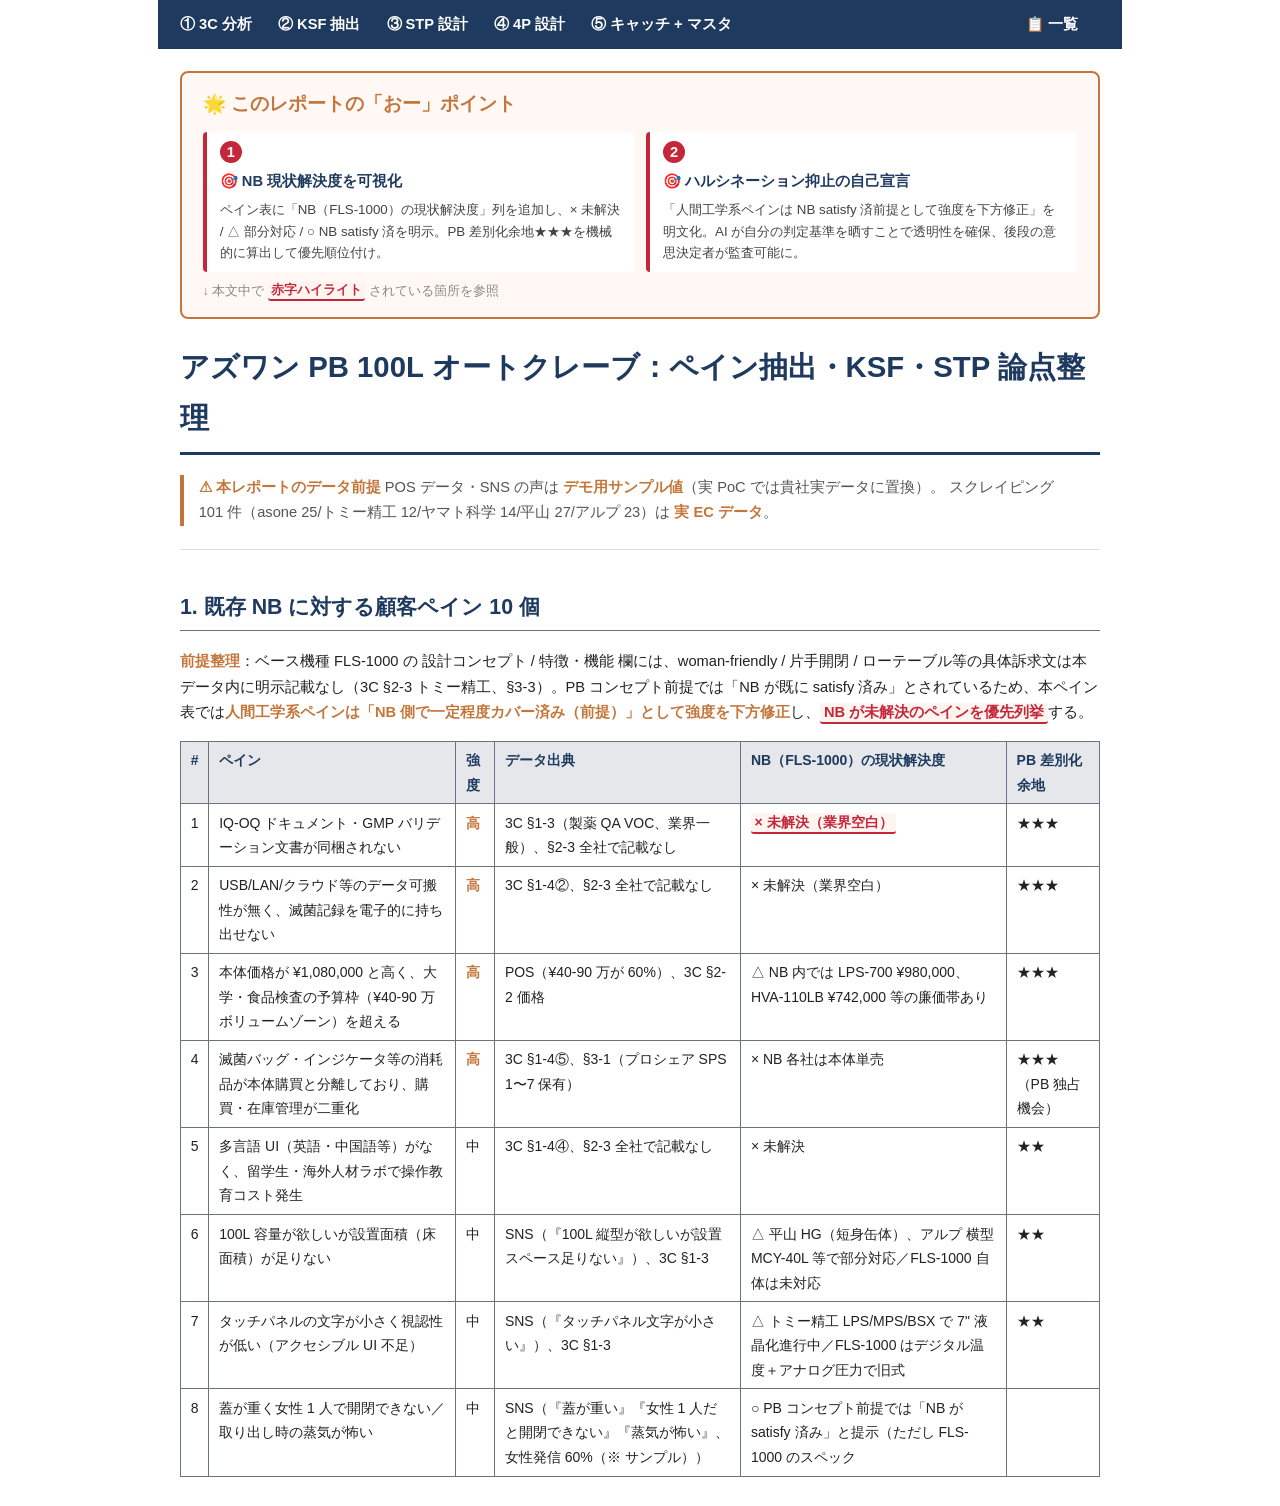
<file: docs/logs/2026-05-14-demo-samples/ksf.html>
<!DOCTYPE html><html lang="ja"><head>
<meta charset="utf-8">
<title>② KSF 抽出レポート — demo-full 案件 — PB企画プランナー</title>
<style>
@page { size: A4; margin: 16mm; }
body { font-family: 'Hiragino Sans', 'Yu Gothic', 'Noto Sans CJK JP', sans-serif;
       font-size: 11pt; line-height: 1.75; color: #222;
       max-width: 920px; margin: 2em auto; padding: 0 1.5em; }
h1 { font-size: 22pt; border-bottom: 3px solid #1f3a5f; padding-bottom: 0.3em; margin-top: 0; color: #1f3a5f; }
h2 { font-size: 16pt; border-bottom: 1.5px solid #6b7280; padding-bottom: 0.2em; margin-top: 1.8em; color: #1f3a5f; }
h3 { font-size: 13pt; margin-top: 1.4em; color: #1f3a5f; }
h4 { font-size: 12pt; margin-top: 1.1em; }
strong { color: #c4763a; }
table { border-collapse: collapse; width: 100%; margin: 0.9em 0; font-size: 10.5pt; }
th, td { border: 1px solid #6b7280; padding: 0.45em 0.7em; text-align: left; vertical-align: top; }
th { background: #e5e7eb; color: #1f3a5f; }
code { background: #f4f4f4; padding: 0.1em 0.35em; border-radius: 3px; font-family: 'Consolas', monospace; font-size: 10pt; }
pre { background: #f4f4f4; padding: 0.7em 1em; border-radius: 4px; overflow-x: auto; font-size: 10pt; }
blockquote { border-left: 4px solid #c4763a; margin-left: 0; padding-left: 1em; color: #555; }
hr { border: none; border-top: 1px solid #ddd; margin: 1.6em 0; }
ul, ol { margin: 0.6em 0; padding-left: 1.5em; }
li { margin: 0.2em 0; }
.toolbar { background: #1f3a5f; color: #fff; padding: 0.8em 1.5em; margin: -2em -1.5em 1.5em; }
.toolbar a { color: #fff; text-decoration: none; margin-right: 1.5em; font-weight: bold; }
.toolbar a:hover { text-decoration: underline; }
@media print { body { max-width: 100%; margin: 0; padding: 0; } .toolbar { display: none; } }

mark.hl { background: #fff4f0; color: #c4263a; padding: 0.1em 0.25em; border-radius: 3px; font-weight: bold; border-bottom: 2px solid #c4263a; }
.hl-card { background: #fff8f5; border: 2px solid #c4763a; border-radius: 8px; padding: 1em 1.4em; margin: 1.5em 0; }
.hl-card-title { font-size: 14pt; font-weight: bold; color: #c4763a; margin-bottom: 0.6em; }
.hl-list { display: grid; grid-template-columns: 1fr 1fr; gap: 0.8em; }
.hl-item { background: #fff; border-left: 4px solid #c4263a; padding: 0.6em 0.9em; border-radius: 4px; }
.hl-no { display: inline-block; background: #c4263a; color: #fff; border-radius: 50%; width: 1.5em; height: 1.5em; text-align: center; line-height: 1.5em; font-weight: bold; margin-bottom: 0.4em; }
.hl-label { font-weight: bold; font-size: 11pt; color: #1f3a5f; margin-bottom: 0.3em; }
.hl-desc { font-size: 10pt; color: #444; line-height: 1.6; }
.hl-note { font-size: 9.5pt; color: #888; margin-top: 0.6em; margin-bottom: 0; }
@media (max-width: 700px) { .hl-list { grid-template-columns: 1fr; } }
</style>
</head><body>
<div class="toolbar"><a href="3c.html">① 3C 分析</a> <a href="ksf.html">② KSF 抽出</a> <a href="stp.html">③ STP 設計</a> <a href="4p.html">④ 4P 設計</a> <a href="finish.html">⑤ キャッチ + マスタ</a> <a href="index.html" style="float:right">📋 一覧</a></div>
<div class="hl-card"><div class="hl-card-title">🌟 このレポートの「おー」ポイント</div><div class="hl-list"><div class="hl-item"><div class="hl-no">1</div><div class="hl-label">🎯 NB 現状解決度を可視化</div><div class="hl-desc">ペイン表に「NB（FLS-1000）の現状解決度」列を追加し、× 未解決 / △ 部分対応 / ○ NB satisfy 済を明示。PB 差別化余地★★★を機械的に算出して優先順位付け。</div></div><div class="hl-item"><div class="hl-no">2</div><div class="hl-label">🎯 ハルシネーション抑止の自己宣言</div><div class="hl-desc">「人間工学系ペインは NB satisfy 済前提として強度を下方修正」を明文化。AI が自分の判定基準を晒すことで透明性を確保、後段の意思決定者が監査可能に。</div></div></div><p class="hl-note">↓ 本文中で <mark class="hl">赤字ハイライト</mark> されている箇所を参照</p></div>
<h1>アズワン PB 100L オートクレーブ：ペイン抽出・KSF・STP 論点整理</h1>
<blockquote>
<p><strong>⚠ 本レポートのデータ前提</strong>
POS データ・SNS の声は <strong>デモ用サンプル値</strong>（実 PoC では貴社実データに置換）。
スクレイピング 101 件（asone 25/トミー精工 12/ヤマト科学 14/平山 27/アルプ 23）は <strong>実 EC データ</strong>。</p>
</blockquote>
<hr />
<h2>1. 既存 NB に対する顧客ペイン 10 個</h2>
<p><strong>前提整理</strong>：ベース機種 FLS-1000 の 設計コンセプト / 特徴・機能 欄には、woman-friendly / 片手開閉 / ローテーブル等の具体訴求文は本データ内に明示記載なし（3C §2-3 トミー精工、§3-3）。PB コンセプト前提では「NB が既に satisfy 済み」とされているため、本ペイン表では<strong>人間工学系ペインは「NB 側で一定程度カバー済み（前提）」として強度を下方修正</strong>し、<mark class="hl">NB が未解決のペインを優先列挙</mark>する。</p>
<table>
<thead>
<tr>
<th>#</th>
<th>ペイン</th>
<th>強度</th>
<th>データ出典</th>
<th>NB（FLS-1000）の現状解決度</th>
<th>PB 差別化余地</th>
</tr>
</thead>
<tbody>
<tr>
<td>1</td>
<td>IQ-OQ ドキュメント・GMP バリデーション文書が同梱されない</td>
<td><strong>高</strong></td>
<td>3C §1-3（製薬 QA VOC、業界一般）、§2-3 全社で記載なし</td>
<td><mark class="hl">× 未解決（業界空白）</mark></td>
<td>★★★</td>
</tr>
<tr>
<td>2</td>
<td>USB/LAN/クラウド等のデータ可搬性が無く、滅菌記録を電子的に持ち出せない</td>
<td><strong>高</strong></td>
<td>3C §1-4②、§2-3 全社で記載なし</td>
<td>× 未解決（業界空白）</td>
<td>★★★</td>
</tr>
<tr>
<td>3</td>
<td>本体価格が ¥1,080,000 と高く、大学・食品検査の予算枠（¥40-90 万ボリュームゾーン）を超える</td>
<td><strong>高</strong></td>
<td>POS（¥40-90 万が 60%）、3C §2-2 価格</td>
<td>△ NB 内では LPS-700 ¥980,000、HVA-110LB ¥742,000 等の廉価帯あり</td>
<td>★★★</td>
</tr>
<tr>
<td>4</td>
<td>滅菌バッグ・インジケータ等の消耗品が本体購買と分離しており、購買・在庫管理が二重化</td>
<td><strong>高</strong></td>
<td>3C §1-4⑤、§3-1（プロシェア SPS 1〜7 保有）</td>
<td>× NB 各社は本体単売</td>
<td>★★★（PB 独占機会）</td>
</tr>
<tr>
<td>5</td>
<td>多言語 UI（英語・中国語等）がなく、留学生・海外人材ラボで操作教育コスト発生</td>
<td>中</td>
<td>3C §1-4④、§2-3 全社で記載なし</td>
<td>× 未解決</td>
<td>★★</td>
</tr>
<tr>
<td>6</td>
<td>100L 容量が欲しいが設置面積（床面積）が足りない</td>
<td>中</td>
<td>SNS（『100L 縦型が欲しいが設置スペース足りない』）、3C §1-3</td>
<td>△ 平山 HG（短身缶体）、アルプ 横型 MCY-40L 等で部分対応／FLS-1000 自体は未対応</td>
<td>★★</td>
</tr>
<tr>
<td>7</td>
<td>タッチパネルの文字が小さく視認性が低い（アクセシブル UI 不足）</td>
<td>中</td>
<td>SNS（『タッチパネル文字が小さい』）、3C §1-3</td>
<td>△ トミー精工 LPS/MPS/BSX で 7" 液晶化進行中／FLS-1000 はデジタル温度＋アナログ圧力で旧式</td>
<td>★★</td>
</tr>
<tr>
<td>8</td>
<td>蓋が重く女性 1 人で開閉できない／取り出し時の蒸気が怖い</td>
<td>中</td>
<td>SNS（『蓋が重い』『女性 1 人だと開閉できない』『蒸気が怖い』、女性発信 60%（※ サンプル））</td>
<td>○ PB コンセプト前提では「NB が satisfy 済み」と提示（ただし FLS-1000 のスペック</td>
<td></td>
</tr>
</tbody>
</table>
</body></html>
</file>
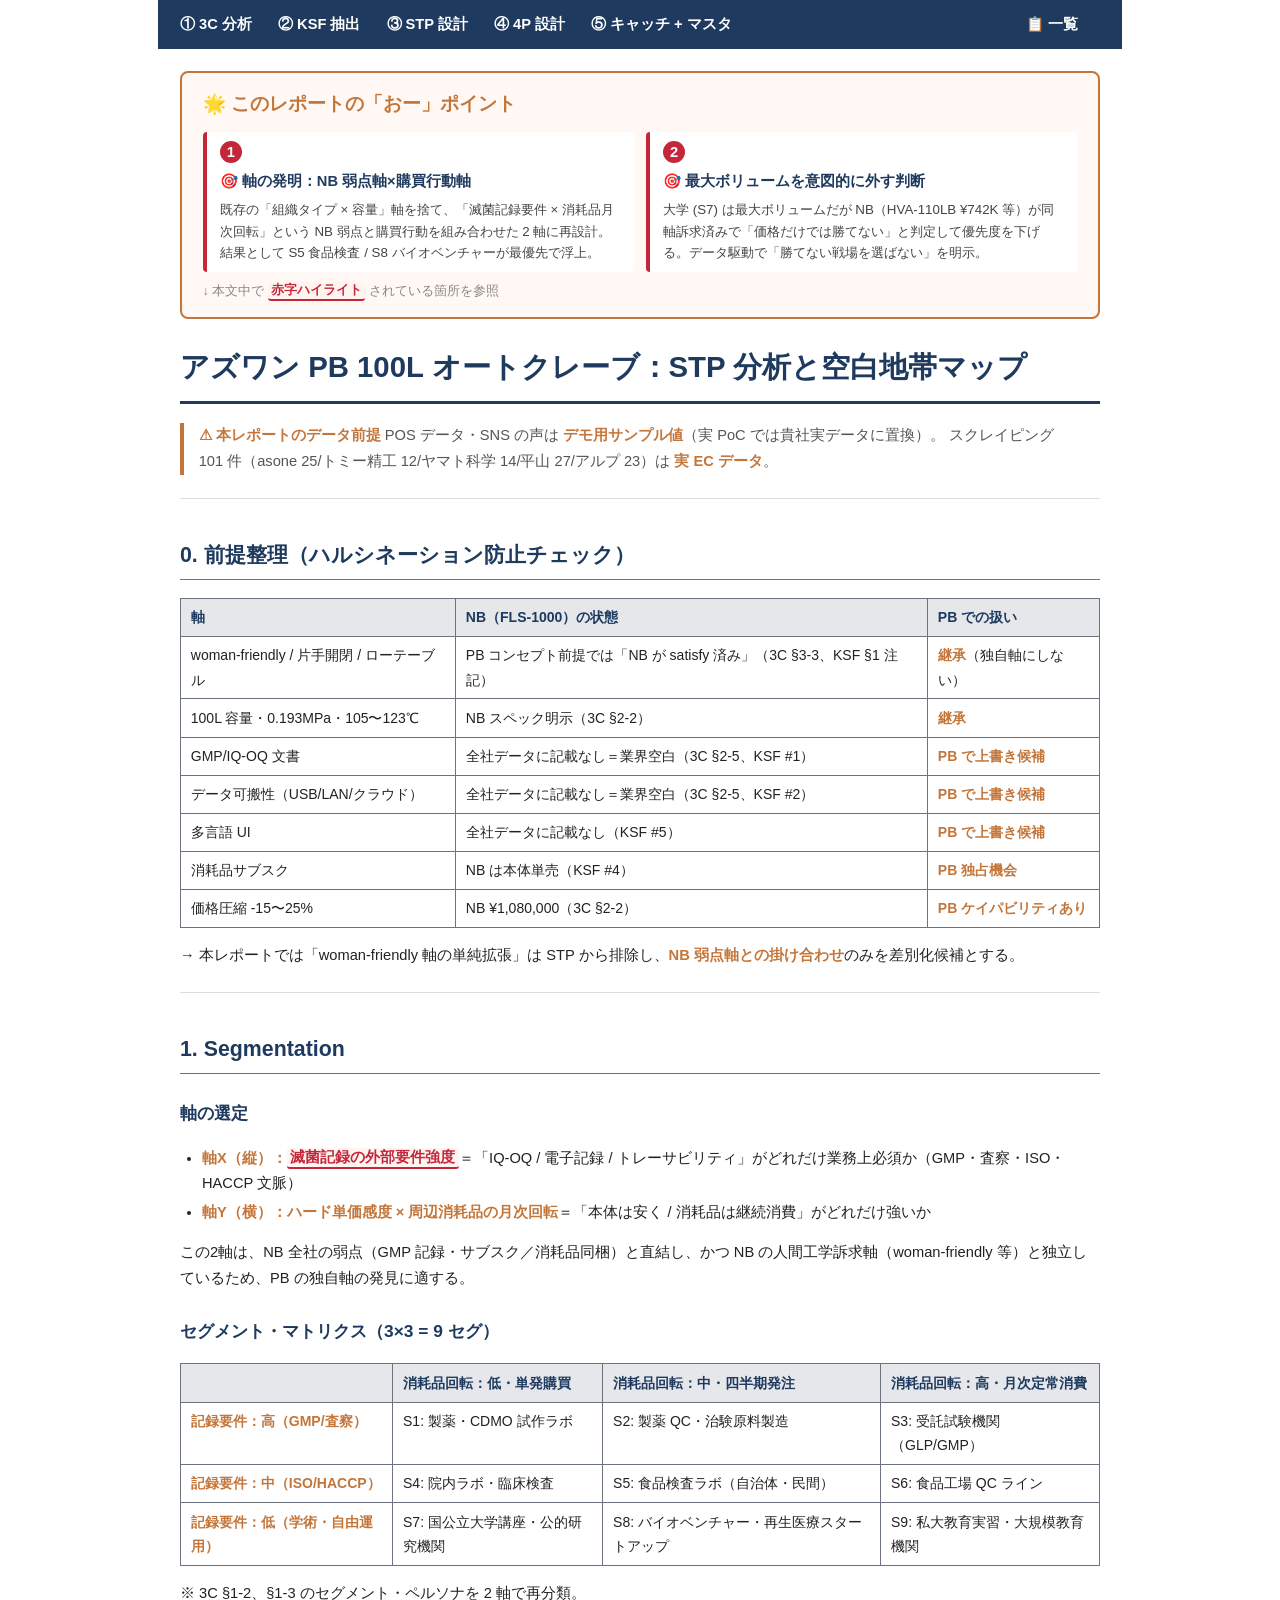
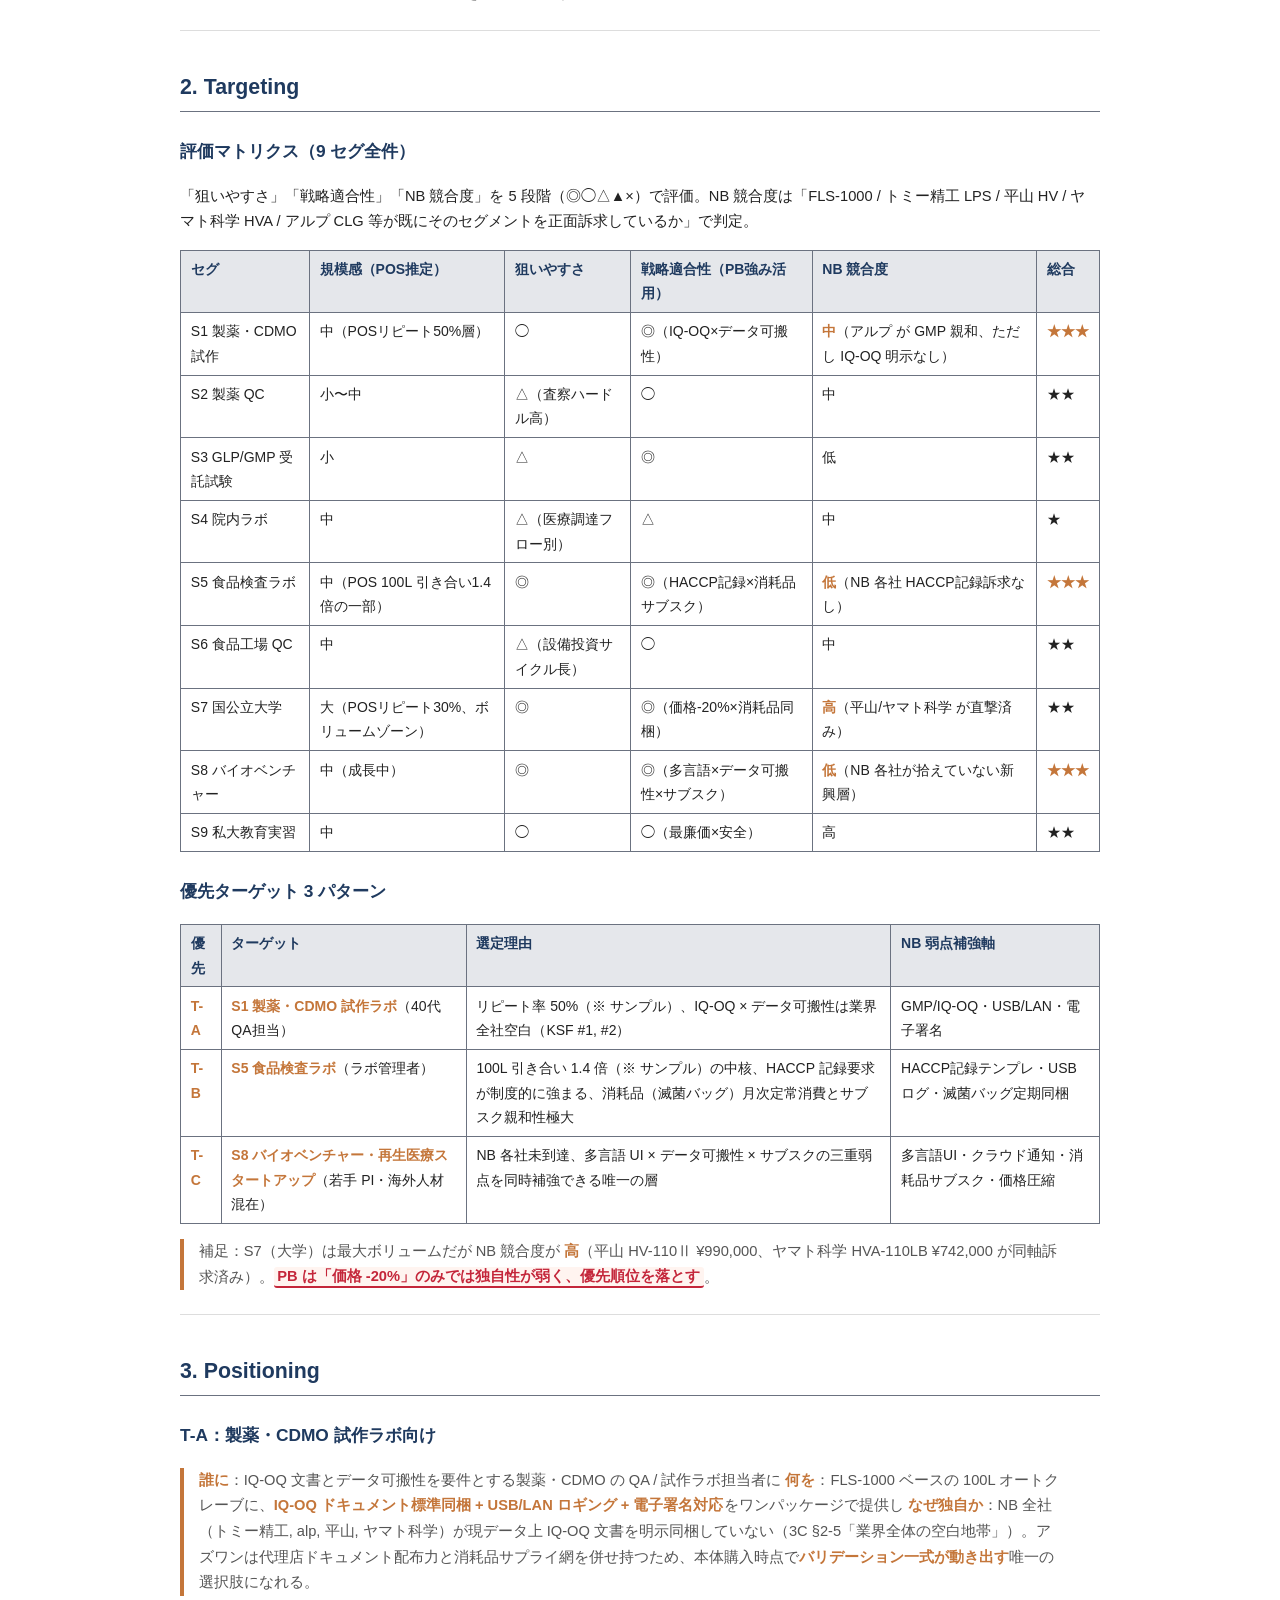
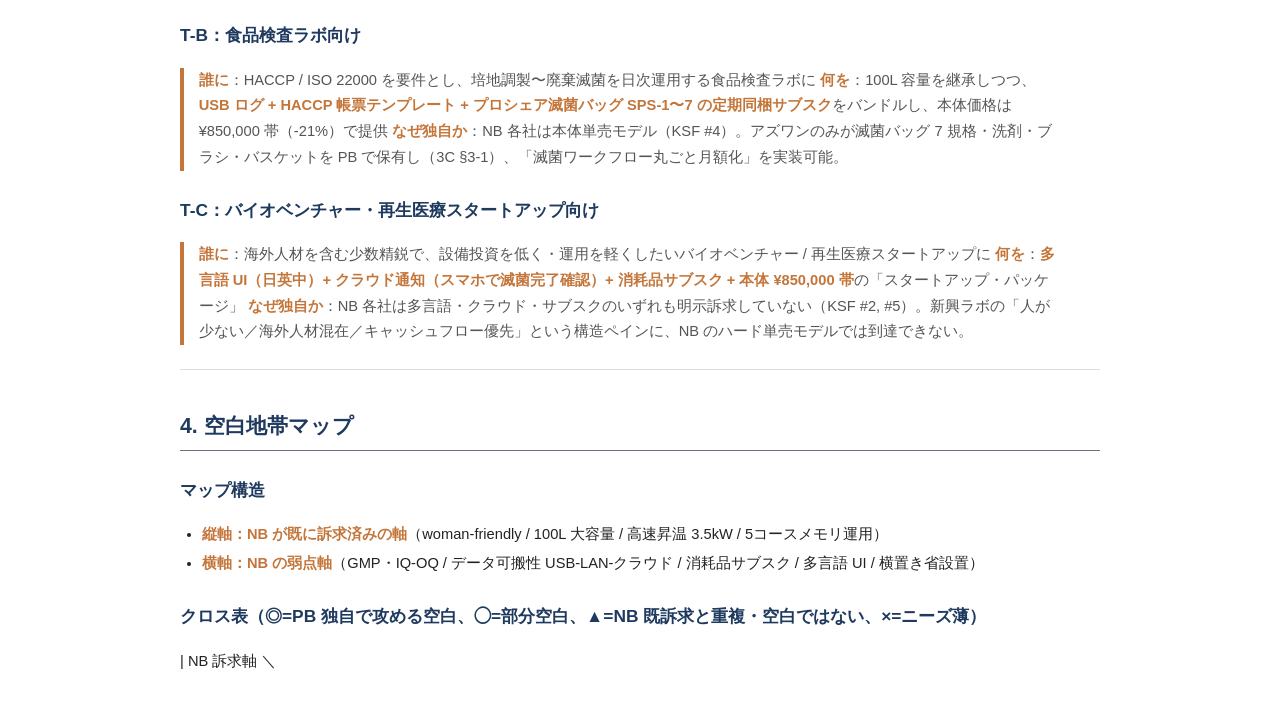
<file: docs/logs/2026-05-14-demo-samples/stp.html>
<!DOCTYPE html><html lang="ja"><head>
<meta charset="utf-8">
<title>③ STP 設計レポート — demo-full 案件 — PB企画プランナー</title>
<style>
@page { size: A4; margin: 16mm; }
body { font-family: 'Hiragino Sans', 'Yu Gothic', 'Noto Sans CJK JP', sans-serif;
       font-size: 11pt; line-height: 1.75; color: #222;
       max-width: 920px; margin: 2em auto; padding: 0 1.5em; }
h1 { font-size: 22pt; border-bottom: 3px solid #1f3a5f; padding-bottom: 0.3em; margin-top: 0; color: #1f3a5f; }
h2 { font-size: 16pt; border-bottom: 1.5px solid #6b7280; padding-bottom: 0.2em; margin-top: 1.8em; color: #1f3a5f; }
h3 { font-size: 13pt; margin-top: 1.4em; color: #1f3a5f; }
h4 { font-size: 12pt; margin-top: 1.1em; }
strong { color: #c4763a; }
table { border-collapse: collapse; width: 100%; margin: 0.9em 0; font-size: 10.5pt; }
th, td { border: 1px solid #6b7280; padding: 0.45em 0.7em; text-align: left; vertical-align: top; }
th { background: #e5e7eb; color: #1f3a5f; }
code { background: #f4f4f4; padding: 0.1em 0.35em; border-radius: 3px; font-family: 'Consolas', monospace; font-size: 10pt; }
pre { background: #f4f4f4; padding: 0.7em 1em; border-radius: 4px; overflow-x: auto; font-size: 10pt; }
blockquote { border-left: 4px solid #c4763a; margin-left: 0; padding-left: 1em; color: #555; }
hr { border: none; border-top: 1px solid #ddd; margin: 1.6em 0; }
ul, ol { margin: 0.6em 0; padding-left: 1.5em; }
li { margin: 0.2em 0; }
.toolbar { background: #1f3a5f; color: #fff; padding: 0.8em 1.5em; margin: -2em -1.5em 1.5em; }
.toolbar a { color: #fff; text-decoration: none; margin-right: 1.5em; font-weight: bold; }
.toolbar a:hover { text-decoration: underline; }
@media print { body { max-width: 100%; margin: 0; padding: 0; } .toolbar { display: none; } }

mark.hl { background: #fff4f0; color: #c4263a; padding: 0.1em 0.25em; border-radius: 3px; font-weight: bold; border-bottom: 2px solid #c4263a; }
.hl-card { background: #fff8f5; border: 2px solid #c4763a; border-radius: 8px; padding: 1em 1.4em; margin: 1.5em 0; }
.hl-card-title { font-size: 14pt; font-weight: bold; color: #c4763a; margin-bottom: 0.6em; }
.hl-list { display: grid; grid-template-columns: 1fr 1fr; gap: 0.8em; }
.hl-item { background: #fff; border-left: 4px solid #c4263a; padding: 0.6em 0.9em; border-radius: 4px; }
.hl-no { display: inline-block; background: #c4263a; color: #fff; border-radius: 50%; width: 1.5em; height: 1.5em; text-align: center; line-height: 1.5em; font-weight: bold; margin-bottom: 0.4em; }
.hl-label { font-weight: bold; font-size: 11pt; color: #1f3a5f; margin-bottom: 0.3em; }
.hl-desc { font-size: 10pt; color: #444; line-height: 1.6; }
.hl-note { font-size: 9.5pt; color: #888; margin-top: 0.6em; margin-bottom: 0; }
@media (max-width: 700px) { .hl-list { grid-template-columns: 1fr; } }
</style>
</head><body>
<div class="toolbar"><a href="3c.html">① 3C 分析</a> <a href="ksf.html">② KSF 抽出</a> <a href="stp.html">③ STP 設計</a> <a href="4p.html">④ 4P 設計</a> <a href="finish.html">⑤ キャッチ + マスタ</a> <a href="index.html" style="float:right">📋 一覧</a></div>
<div class="hl-card"><div class="hl-card-title">🌟 このレポートの「おー」ポイント</div><div class="hl-list"><div class="hl-item"><div class="hl-no">1</div><div class="hl-label">🎯 軸の発明：NB 弱点軸×購買行動軸</div><div class="hl-desc">既存の「組織タイプ × 容量」軸を捨て、「滅菌記録要件 × 消耗品月次回転」という NB 弱点と購買行動を組み合わせた 2 軸に再設計。結果として S5 食品検査 / S8 バイオベンチャーが最優先で浮上。</div></div><div class="hl-item"><div class="hl-no">2</div><div class="hl-label">🎯 最大ボリュームを意図的に外す判断</div><div class="hl-desc">大学 (S7) は最大ボリュームだが NB（HVA-110LB ¥742K 等）が同軸訴求済みで「価格だけでは勝てない」と判定して優先度を下げる。データ駆動で「勝てない戦場を選ばない」を明示。</div></div></div><p class="hl-note">↓ 本文中で <mark class="hl">赤字ハイライト</mark> されている箇所を参照</p></div>
<h1>アズワン PB 100L オートクレーブ：STP 分析と空白地帯マップ</h1>
<blockquote>
<p><strong>⚠ 本レポートのデータ前提</strong>
POS データ・SNS の声は <strong>デモ用サンプル値</strong>（実 PoC では貴社実データに置換）。
スクレイピング 101 件（asone 25/トミー精工 12/ヤマト科学 14/平山 27/アルプ 23）は <strong>実 EC データ</strong>。</p>
</blockquote>
<hr />
<h2>0. 前提整理（ハルシネーション防止チェック）</h2>
<table>
<thead>
<tr>
<th>軸</th>
<th>NB（FLS-1000）の状態</th>
<th>PB での扱い</th>
</tr>
</thead>
<tbody>
<tr>
<td>woman-friendly / 片手開閉 / ローテーブル</td>
<td>PB コンセプト前提では「NB が satisfy 済み」（3C §3-3、KSF §1 注記）</td>
<td><strong>継承</strong>（独自軸にしない）</td>
</tr>
<tr>
<td>100L 容量・0.193MPa・105〜123℃</td>
<td>NB スペック明示（3C §2-2）</td>
<td><strong>継承</strong></td>
</tr>
<tr>
<td>GMP/IQ-OQ 文書</td>
<td>全社データに記載なし＝業界空白（3C §2-5、KSF #1）</td>
<td><strong>PB で上書き候補</strong></td>
</tr>
<tr>
<td>データ可搬性（USB/LAN/クラウド）</td>
<td>全社データに記載なし＝業界空白（3C §2-5、KSF #2）</td>
<td><strong>PB で上書き候補</strong></td>
</tr>
<tr>
<td>多言語 UI</td>
<td>全社データに記載なし（KSF #5）</td>
<td><strong>PB で上書き候補</strong></td>
</tr>
<tr>
<td>消耗品サブスク</td>
<td>NB は本体単売（KSF #4）</td>
<td><strong>PB 独占機会</strong></td>
</tr>
<tr>
<td>価格圧縮 -15〜25%</td>
<td>NB ¥1,080,000（3C §2-2）</td>
<td><strong>PB ケイパビリティあり</strong></td>
</tr>
</tbody>
</table>
<p>→ 本レポートでは「woman-friendly 軸の単純拡張」は STP から排除し、<strong>NB 弱点軸との掛け合わせ</strong>のみを差別化候補とする。</p>
<hr />
<h2>1. Segmentation</h2>
<h3>軸の選定</h3>
<ul>
<li><strong>軸X（縦）：<mark class="hl">滅菌記録の外部要件強度</mark></strong>＝「IQ-OQ / 電子記録 / トレーサビリティ」がどれだけ業務上必須か（GMP・査察・ISO・HACCP 文脈）</li>
<li><strong>軸Y（横）：ハード単価感度 × 周辺消耗品の月次回転</strong>＝「本体は安く / 消耗品は継続消費」がどれだけ強いか</li>
</ul>
<p>この2軸は、NB 全社の弱点（GMP 記録・サブスク／消耗品同梱）と直結し、かつ NB の人間工学訴求軸（woman-friendly 等）と独立しているため、PB の独自軸の発見に適する。</p>
<h3>セグメント・マトリクス（3×3 = 9 セグ）</h3>
<table>
<thead>
<tr>
<th></th>
<th>消耗品回転：低・単発購買</th>
<th>消耗品回転：中・四半期発注</th>
<th>消耗品回転：高・月次定常消費</th>
</tr>
</thead>
<tbody>
<tr>
<td><strong>記録要件：高（GMP/査察）</strong></td>
<td>S1: 製薬・CDMO 試作ラボ</td>
<td>S2: 製薬 QC・治験原料製造</td>
<td>S3: 受託試験機関（GLP/GMP）</td>
</tr>
<tr>
<td><strong>記録要件：中（ISO/HACCP）</strong></td>
<td>S4: 院内ラボ・臨床検査</td>
<td>S5: 食品検査ラボ（自治体・民間）</td>
<td>S6: 食品工場 QC ライン</td>
</tr>
<tr>
<td><strong>記録要件：低（学術・自由運用）</strong></td>
<td>S7: 国公立大学講座・公的研究機関</td>
<td>S8: バイオベンチャー・再生医療スタートアップ</td>
<td>S9: 私大教育実習・大規模教育機関</td>
</tr>
</tbody>
</table>
<p>※ 3C §1-2、§1-3 のセグメント・ペルソナを 2 軸で再分類。</p>
<hr />
<h2>2. Targeting</h2>
<h3>評価マトリクス（9 セグ全件）</h3>
<p>「狙いやすさ」「戦略適合性」「NB 競合度」を 5 段階（◎◯△▲×）で評価。NB 競合度は「FLS-1000 / トミー精工 LPS / 平山 HV / ヤマト科学 HVA / アルプ CLG 等が既にそのセグメントを正面訴求しているか」で判定。</p>
<table>
<thead>
<tr>
<th>セグ</th>
<th>規模感（POS推定）</th>
<th>狙いやすさ</th>
<th>戦略適合性（PB強み活用）</th>
<th>NB 競合度</th>
<th>総合</th>
</tr>
</thead>
<tbody>
<tr>
<td>S1 製薬・CDMO 試作</td>
<td>中（POSリピート50%層）</td>
<td>◯</td>
<td>◎（IQ-OQ×データ可搬性）</td>
<td><strong>中</strong>（アルプ が GMP 親和、ただし IQ-OQ 明示なし）</td>
<td><strong>★★★</strong></td>
</tr>
<tr>
<td>S2 製薬 QC</td>
<td>小〜中</td>
<td>△（査察ハードル高）</td>
<td>◯</td>
<td>中</td>
<td>★★</td>
</tr>
<tr>
<td>S3 GLP/GMP 受託試験</td>
<td>小</td>
<td>△</td>
<td>◎</td>
<td>低</td>
<td>★★</td>
</tr>
<tr>
<td>S4 院内ラボ</td>
<td>中</td>
<td>△（医療調達フロー別）</td>
<td>△</td>
<td>中</td>
<td>★</td>
</tr>
<tr>
<td>S5 食品検査ラボ</td>
<td>中（POS 100L 引き合い1.4倍の一部）</td>
<td>◎</td>
<td>◎（HACCP記録×消耗品サブスク）</td>
<td><strong>低</strong>（NB 各社 HACCP記録訴求なし）</td>
<td><strong>★★★</strong></td>
</tr>
<tr>
<td>S6 食品工場 QC</td>
<td>中</td>
<td>△（設備投資サイクル長）</td>
<td>◯</td>
<td>中</td>
<td>★★</td>
</tr>
<tr>
<td>S7 国公立大学</td>
<td>大（POSリピート30%、ボリュームゾーン）</td>
<td>◎</td>
<td>◎（価格-20%×消耗品同梱）</td>
<td><strong>高</strong>（平山/ヤマト科学 が直撃済み）</td>
<td>★★</td>
</tr>
<tr>
<td>S8 バイオベンチャー</td>
<td>中（成長中）</td>
<td>◎</td>
<td>◎（多言語×データ可搬性×サブスク）</td>
<td><strong>低</strong>（NB 各社が拾えていない新興層）</td>
<td><strong>★★★</strong></td>
</tr>
<tr>
<td>S9 私大教育実習</td>
<td>中</td>
<td>◯</td>
<td>◯（最廉価×安全）</td>
<td>高</td>
<td>★★</td>
</tr>
</tbody>
</table>
<h3>優先ターゲット 3 パターン</h3>
<table>
<thead>
<tr>
<th>優先</th>
<th>ターゲット</th>
<th>選定理由</th>
<th>NB 弱点補強軸</th>
</tr>
</thead>
<tbody>
<tr>
<td><strong>T-A</strong></td>
<td><strong>S1 製薬・CDMO 試作ラボ</strong>（40代QA担当）</td>
<td>リピート率 50%（※ サンプル）、IQ-OQ × データ可搬性は業界全社空白（KSF #1, #2）</td>
<td>GMP/IQ-OQ・USB/LAN・電子署名</td>
</tr>
<tr>
<td><strong>T-B</strong></td>
<td><strong>S5 食品検査ラボ</strong>（ラボ管理者）</td>
<td>100L 引き合い 1.4 倍（※ サンプル）の中核、HACCP 記録要求が制度的に強まる、消耗品（滅菌バッグ）月次定常消費とサブスク親和性極大</td>
<td>HACCP記録テンプレ・USBログ・滅菌バッグ定期同梱</td>
</tr>
<tr>
<td><strong>T-C</strong></td>
<td><strong>S8 バイオベンチャー・再生医療スタートアップ</strong>（若手 PI・海外人材混在）</td>
<td>NB 各社未到達、多言語 UI × データ可搬性 × サブスクの三重弱点を同時補強できる唯一の層</td>
<td>多言語UI・クラウド通知・消耗品サブスク・価格圧縮</td>
</tr>
</tbody>
</table>
<blockquote>
<p>補足：S7（大学）は最大ボリュームだが NB 競合度が <strong>高</strong>（平山 HV-110Ⅱ ¥990,000、ヤマト科学 HVA-110LB ¥742,000 が同軸訴求済み）。<mark class="hl">PB は「価格 -20%」のみでは独自性が弱く、優先順位を落とす</mark>。</p>
</blockquote>
<hr />
<h2>3. Positioning</h2>
<h3>T-A：製薬・CDMO 試作ラボ向け</h3>
<blockquote>
<p><strong>誰に</strong>：IQ-OQ 文書とデータ可搬性を要件とする製薬・CDMO の QA / 試作ラボ担当者に
<strong>何を</strong>：FLS-1000 ベースの 100L オートクレーブに、<strong>IQ-OQ ドキュメント標準同梱 + USB/LAN ロギング + 電子署名対応</strong>をワンパッケージで提供し
<strong>なぜ独自か</strong>：NB 全社（トミー精工, alp, 平山, ヤマト科学）が現データ上 IQ-OQ 文書を明示同梱していない（3C §2-5「業界全体の空白地帯」）。アズワンは代理店ドキュメント配布力と消耗品サプライ網を併せ持つため、本体購入時点で<strong>バリデーション一式が動き出す</strong>唯一の選択肢になれる。</p>
</blockquote>
<h3>T-B：食品検査ラボ向け</h3>
<blockquote>
<p><strong>誰に</strong>：HACCP / ISO 22000 を要件とし、培地調製〜廃棄滅菌を日次運用する食品検査ラボに
<strong>何を</strong>：100L 容量を継承しつつ、<strong>USB ログ + HACCP 帳票テンプレート + プロシェア滅菌バッグ SPS-1〜7 の定期同梱サブスク</strong>をバンドルし、本体価格は ¥850,000 帯（-21%）で提供
<strong>なぜ独自か</strong>：NB 各社は本体単売モデル（KSF #4）。アズワンのみが滅菌バッグ 7 規格・洗剤・ブラシ・バスケットを PB で保有し（3C §3-1）、「滅菌ワークフロー丸ごと月額化」を実装可能。</p>
</blockquote>
<h3>T-C：バイオベンチャー・再生医療スタートアップ向け</h3>
<blockquote>
<p><strong>誰に</strong>：海外人材を含む少数精鋭で、設備投資を低く・運用を軽くしたいバイオベンチャー / 再生医療スタートアップに
<strong>何を</strong>：<strong>多言語 UI（日英中）+ クラウド通知（スマホで滅菌完了確認）+ 消耗品サブスク + 本体 ¥850,000 帯</strong>の「スタートアップ・パッケージ」
<strong>なぜ独自か</strong>：NB 各社は多言語・クラウド・サブスクのいずれも明示訴求していない（KSF #2, #5）。新興ラボの「人が少ない／海外人材混在／キャッシュフロー優先」という構造ペインに、NB のハード単売モデルでは到達できない。</p>
</blockquote>
<hr />
<h2>4. 空白地帯マップ</h2>
<h3>マップ構造</h3>
<ul>
<li><strong>縦軸：NB が既に訴求済みの軸</strong>（woman-friendly / 100L 大容量 / 高速昇温 3.5kW / 5コースメモリ運用）</li>
<li><strong>横軸：NB の弱点軸</strong>（GMP・IQ-OQ / データ可搬性 USB-LAN-クラウド / 消耗品サブスク / 多言語 UI / 横置き省設置）</li>
</ul>
<h3>クロス表（◎=PB 独自で攻める空白、◯=部分空白、▲=NB 既訴求と重複・空白ではない、×=ニーズ薄）</h3>
<p>| NB 訴求軸 ＼</p>
</body></html>
</file>
